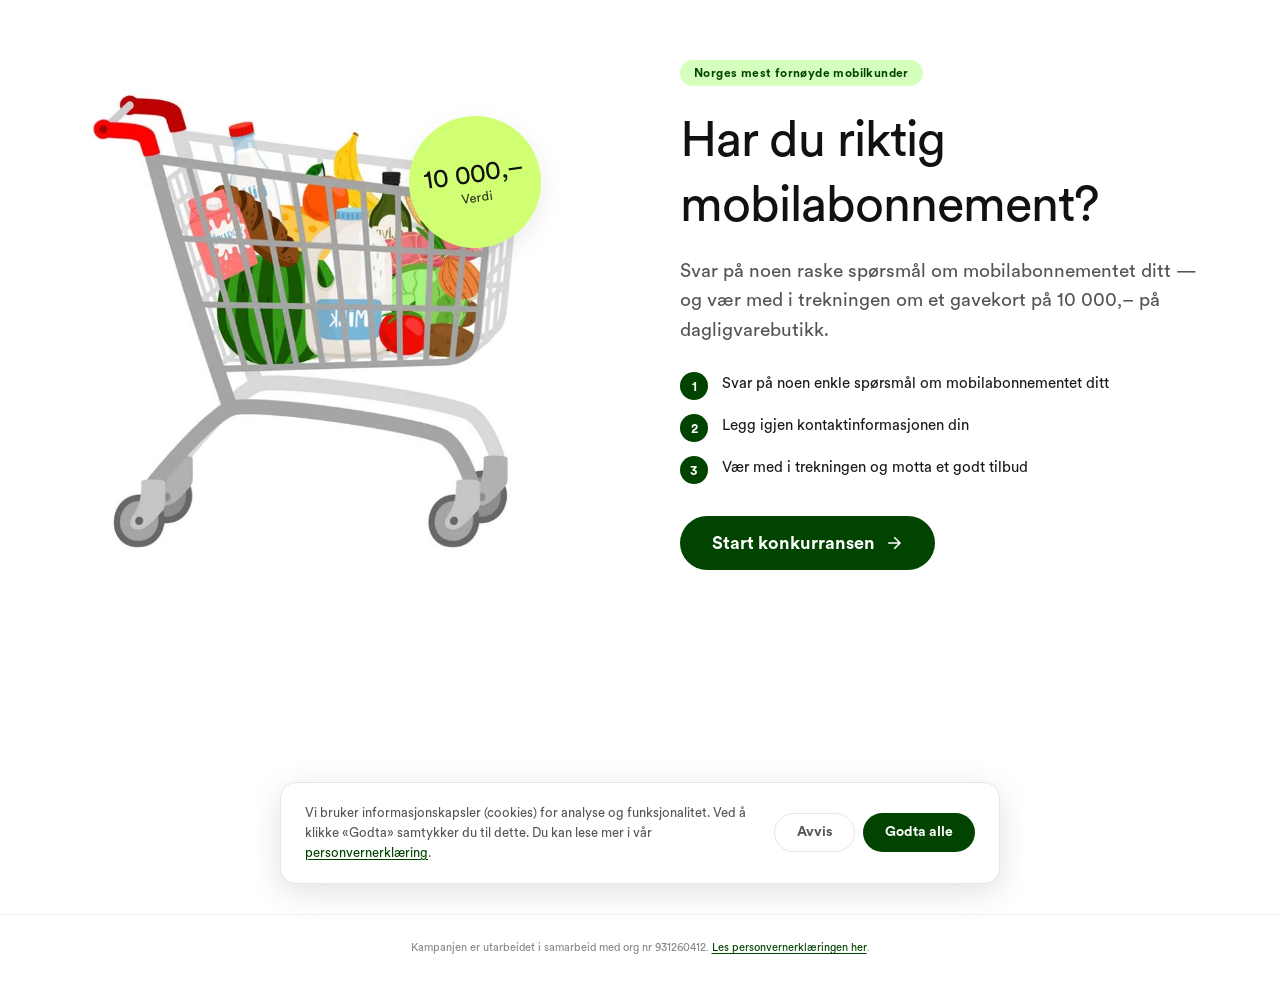
<file: index.html>
<!DOCTYPE html>
<html lang="no">
<head>
  <meta charset="UTF-8" />
  <meta name="viewport" content="width=device-width, initial-scale=1.0"/>
  <title>Vinn 10 000,– i gavekort</title>

  <!-- Meta Pixel Code — CONSENT-GATED: only loads after cookie acceptance -->
  <script>
  /**
   * META PIXEL — consent-gated implementation.
   *
   * Flow:
   *   1. Pixel does NOT load on page load (GDPR).
   *   2. When user clicks "Godta alle" → acceptCookies() → loadMetaPixel().
   *   3. loadMetaPixel() injects fbevents.js, inits pixel, fires PageView.
   *   4. Returning visitors (cookie_consent=accepted) load pixel immediately.
   *   5. Lead event fires on successful form submission via firePixelEvent().
   *   6. If cookies were declined/not yet accepted, firePixelEvent() is a safe no-op.
   */

  // Flag: has the pixel been loaded and initialised?
  window._metaPixelLoaded = false;
  // Flag: prevent the same event from firing twice in one action
  window._pixelEventFired = {};

  function loadMetaPixel() {
    if (window._metaPixelLoaded) return;
    window._metaPixelLoaded = true;

    // Standard Meta Pixel base code
    !function(f,b,e,v,n,t,s)
    {if(f.fbq && f.fbq.loaded)return;n=f.fbq=function(){n.callMethod?
    n.callMethod.apply(n,arguments):n.queue.push(arguments)};
    if(!f._fbq)f._fbq=n;n.push=n;n.loaded=!0;n.version='2.0';
    n.queue=[];t=b.createElement(e);t.async=!0;
    t.src=v;s=b.getElementsByTagName(e)[0];
    s.parentNode.insertBefore(t,s)}(window, document,'script',
    'https://connect.facebook.net/en_US/fbevents.js');

    fbq('init', '1356370719684682');
    fbq('track', 'PageView');

    // Inject noscript pixel as fallback (1×1 tracking image)
    var ns = document.createElement('img');
    ns.height = 1; ns.width = 1; ns.style.display = 'none';
    ns.src = 'https://www.facebook.com/tr?id=1356370719684682&ev=PageView&noscript=1';
    document.body.appendChild(ns);
  }

  /**
   * firePixelEvent — safe wrapper for tracking.
   * Only fires if user consented (pixel loaded). Deduplicates within a page
   * session so the same event can't fire twice on one form submission.
   *
   * @param {string} eventName  e.g. 'Lead', 'CompleteRegistration'
   * @param {object} [params]   optional event parameters
   */
  function firePixelEvent(eventName, params) {
    if (!window._metaPixelLoaded) return;           // No consent → silent no-op
    if (window._pixelEventFired[eventName]) return;  // Already fired → skip
    window._pixelEventFired[eventName] = true;

    try {
      if (params) {
        fbq('track', eventName, params);
      } else {
        fbq('track', eventName);
      }
    } catch (e) {
      console.warn('Meta Pixel event failed:', eventName, e);
    }
  }

  // Auto-load pixel if user previously consented (returning visitor)
  if (document.cookie.indexOf('cookie_consent=accepted') !== -1) {
    loadMetaPixel();
  }
  </script>
  <!-- End Meta Pixel Code -->

  <!--
    BRAND FONT: CircularXX — brand typeface.
    WOFF loaded first (smallest), OTF as fallback for older browsers.
    Montserrat kept as a Google Fonts fallback in case font files fail to load.
  -->
  <link rel="preconnect" href="https://fonts.googleapis.com">
  <link rel="preconnect" href="https://fonts.gstatic.com" crossorigin>
  <link href="https://fonts.googleapis.com/css2?family=Montserrat:wght@400;500;700&display=swap" rel="stylesheet">

  <style>
    /* ═══ CircularXX — brand typeface (titles, body) ═══ */
    @font-face {
      font-family: 'CircularXX';
      src: url('/assets/fonts/CircularXX-Book.woff') format('woff'),
           url('/assets/fonts/CircularXX-Book.otf')  format('opentype');
      font-weight: 400;
      font-style: normal;
      font-display: swap;
    }
    @font-face {
      font-family: 'CircularXX';
      src: url('/assets/fonts/CircularXX-Bold.woff') format('woff'),
           url('/assets/fonts/CircularXX-Bold.otf')  format('opentype');
      font-weight: 700;
      font-style: normal;
      font-display: swap;
    }
    /* ═══ Circular Pro — used for CTA buttons per brand spec ═══ */
    @font-face {
      font-family: 'CircularPro';
      src: url('/assets/fonts/CircularPro-Bold.woff') format('woff'),
           url('/assets/fonts/CircularPro-Bold.otf')  format('opentype');
      font-weight: 700;
      font-style: normal;
      font-display: swap;
    }
  </style>

  <style>
    *, *::before, *::after { box-sizing: border-box; margin: 0; padding: 0; }

    /* ═══════════════════════════════════════════════════════════
       BRAND TOKENS
       Colors per brand guide — DO NOT change these values.
       =══════════════════════════════════════════════════════════ */
    :root {
      /* Primary brand greens */
      --tm-green:        #004400;   /* Primary CTA, dark green */
      --tm-green-hover:  #006600;
      --tm-green-light:  #D4FFBC;   /* Approved light bg */
      --tm-green-pale:   #EFFAE9;   /* Palest green (Template C alt bg) */

      /* Accents */
      --tm-lime:         #D0FF73;   /* Value-bomb / decorative */
      --tm-purple:       #9094FF;   /* Alternate value-bomb */

      /* Neutrals */
      --tm-black:        #111;
      --tm-text:         #1a1a1a;
      --tm-text-muted:   #555;
      --tm-border:       #E5E5E5;   /* 1px outline on input containers */
      --tm-error:        #C8102E;

      /* Typography — CircularXX (brand font), Montserrat fallback */
      --font: 'CircularXX', 'Montserrat', system-ui, -apple-system, sans-serif;
      /* Button font — Circular Pro per brand guide CTA spec */
      --font-button: 'CircularPro', 'CircularXX', 'Montserrat', system-ui, -apple-system, sans-serif;
    }

    html, body {
      font-family: var(--font);
      background: #fff;
      color: var(--tm-text);
      -webkit-font-smoothing: antialiased;
      -moz-osx-font-smoothing: grayscale;
    }

    body { min-height: 100vh; overflow-x: hidden; }

    /* ═══════════════════════════════════════════════════════════
       PROGRESS BAR
       =══════════════════════════════════════════════════════════ */
    .progress-wrap {
      background: #fff;
      padding: 12px 40px;
      border-bottom: 1px solid #f0f0f0;
      display: none;
    }
    .progress-wrap.visible { display: block; }
    .progress-inner { max-width: 1440px; margin: 0 auto; }
    .progress-label {
      font-size: 12px;
      color: #888;
      margin-bottom: 6px;
      font-weight: 400;
    }
    .progress-bar {
      height: 4px;
      background: #f0f0f0;
      border-radius: 4px;
      overflow: hidden;
    }
    .progress-fill {
      height: 100%;
      background: var(--tm-green);
      border-radius: 4px;
      transition: width 0.4s cubic-bezier(0.16, 1, 0.3, 1);
    }

    /* ═══════════════════════════════════════════════════════════
       SCREEN VISIBILITY
       =══════════════════════════════════════════════════════════ */
    .screen { display: none; }
    .screen.active { display: block; }

    /* ═══════════════════════════════════════════════════════════
       SCREEN 1 — LANDING (Template B layout)
       Image on left, title/body/CTA on right. White background.
       =══════════════════════════════════════════════════════════ */
    .landing {
      background: #fff;
      min-height: calc(100vh - 64px);
    }

    .landing-inner {
      max-width: 1280px;
      margin: 0 auto;
      padding: 60px 40px;
      display: grid;
      grid-template-columns: 1fr 1fr;
      gap: 80px;
      align-items: center;
    }

    /* Left: image + value bomb */
    .hero-image-wrap {
      display: flex;
      align-items: center;
      justify-content: center;
      min-height: 420px;
    }
    .hero-image-box {
      position: relative;
      display: inline-block;
      max-width: 480px;
      width: 100%;
    }
    .hero-image {
      width: 100%;
      height: auto;
      display: block;
    }

    /* Value bomb — graphic circle.
       Per brand: lime (#D0FF73) or purple (#9094FF), black text, CircularXX Book.
       Format prices as 1000,– (not "kr 1000" or "1000 kr"). */
    .value-bomb {
      position: absolute;
      top: 8%;
      right: 4%;
      width: 132px;
      height: 132px;
      background: var(--tm-lime);
      border-radius: 50%;
      display: flex;
      flex-direction: column;
      align-items: center;
      justify-content: center;
      color: var(--tm-black);
      font-weight: 400;
      transform: rotate(-8deg);
      box-shadow: 0 8px 24px rgba(0, 0, 0, 0.08);
    }
    .value-bomb-amount {
      font-size: 26px;
      font-weight: 400;
      letter-spacing: -0.5px;
      line-height: 1;
    }
    .value-bomb-label {
      font-size: 13px;
      font-weight: 400;
      margin-top: 4px;
      opacity: 0.85;
    }

    /* Right: copy column */
    .hero-copy { max-width: 520px; }

    .hero-eyebrow {
      display: inline-flex;
      align-items: center;
      gap: 8px;
      background: var(--tm-green-light);
      padding: 6px 14px;
      border-radius: 999px;
      font-size: 12px;
      font-weight: 700;
      color: var(--tm-green);
      letter-spacing: 0.4px;
      margin-bottom: 20px;
    }

    h1.hero-title {
      font-family: var(--font);
      font-weight: 400;            /* per brand: Book, NOT bold on titles */
      font-size: 50px;
      line-height: 1.3;
      color: var(--tm-black);
      letter-spacing: -1px;
      margin-bottom: 20px;
    }

    .hero-body {
      font-size: 19px;
      font-weight: 400;
      line-height: 1.55;
      color: var(--tm-text-muted);
      margin-bottom: 28px;
    }

    /* Steps list */
    .hero-steps {
      list-style: none;
      margin-bottom: 32px;
      display: flex;
      flex-direction: column;
      gap: 14px;
    }
    .hero-steps li {
      display: flex;
      align-items: flex-start;
      gap: 14px;
      font-size: 15px;
      color: var(--tm-text);
      line-height: 1.5;
    }
    .step-num {
      flex-shrink: 0;
      width: 28px; height: 28px;
      background: var(--tm-green);
      color: #fff;
      border-radius: 50%;
      display: flex; align-items: center; justify-content: center;
      font-size: 13px;
      font-weight: 700;
    }

    /* ═══════════════════════════════════════════════════════════
       PRIMARY CTA BUTTON (per brand spec)
       Brand green #004400, 18px, 50px corner radius,
       no exclamation marks, no all-caps.
       =══════════════════════════════════════════════════════════ */
    .btn-primary {
      display: inline-flex;
      align-items: center;
      gap: 10px;
      background: var(--tm-green);
      color: #fff;
      border: none;
      padding: 16px 32px;
      font-size: 18px;
      font-weight: 700;
      font-family: var(--font-button);
      border-radius: 999px;        /* fully rounded — 50px+ */
      cursor: pointer;
      transition: background 0.2s, transform 0.1s;
      text-decoration: none;
    }
    .btn-primary:hover { background: var(--tm-green-hover); }
    .btn-primary:active { transform: translateY(1px); }
    .btn-primary:disabled,
    .btn-primary.disabled {
      background: #e0e0e0;
      color: #999;
      cursor: not-allowed;
    }
    .btn-primary svg { stroke: currentColor; }


    /* Legal text below landing */
    .legal-text {
      max-width: 800px;
      margin: 0 auto;
      padding: 0 40px 40px;
      font-size: 12px;
      color: #888;
      line-height: 1.6;
      text-align: center;
    }
    .legal-text a, .legal-text button.modal-link {
      color: var(--tm-green);
      text-decoration: underline;
      text-underline-offset: 2px;
    }

    /* ═══════════════════════════════════════════════════════════
       QUIZ SCREENS (Screens 2, 3, 4)
       White background per brand. CTAs in green #004400.
       =══════════════════════════════════════════════════════════ */
    .quiz-screen {
      background: #fff;
      min-height: calc(100vh - 120px);
      display: flex;
      flex-direction: column;
      align-items: center;
      justify-content: center;
      padding: 60px 24px;
    }

    .quiz-inner {
      width: 100%;
      max-width: 720px;
    }

    .quiz-question {
      font-family: var(--font);
      font-weight: 400;
      font-size: 42px;
      color: var(--tm-black);
      text-align: center;
      margin-bottom: 40px;
      letter-spacing: -0.8px;
      line-height: 1.25;
    }

    .choice-grid {
      display: grid;
      grid-template-columns: 1fr 1fr;
      gap: 12px;
    }
    .choice-btn {
      background: #fff;
      color: var(--tm-text);
      border: 2px solid var(--tm-border);
      border-radius: 16px;
      padding: 22px 24px;
      font-size: 17px;
      font-weight: 400;
      font-family: var(--font);
      cursor: pointer;
      text-align: left;
      transition: all 0.15s;
    }
    .choice-btn:hover {
      border-color: var(--tm-green);
      background: var(--tm-green-pale);
      transform: translateY(-1px);
    }
    .choice-btn.full { grid-column: 1 / -1; }

    /* Yes/No tiles */
    .yn-grid {
      display: grid;
      grid-template-columns: 1fr 1fr;
      gap: 16px;
      max-width: 560px;
      margin: 0 auto;
    }
    .yn-btn {
      background: #fff;
      border: 2px solid var(--tm-border);
      border-radius: 20px;
      padding: 40px 20px;
      cursor: pointer;
      transition: all 0.15s;
      display: flex;
      flex-direction: column;
      align-items: center;
      gap: 16px;
      font-family: var(--font);
    }
    .yn-btn:hover {
      border-color: var(--tm-green);
      background: var(--tm-green-pale);
      transform: translateY(-2px);
    }
    .yn-icon {
      width: 56px; height: 56px;
      border-radius: 50%;
      display: flex; align-items: center; justify-content: center;
      font-size: 26px;
      font-weight: 700;
    }
    .yn-icon.yes { background: var(--tm-green-light); color: var(--tm-green); }
    .yn-icon.no  { background: #FFE5E5; color: var(--tm-error); }
    .yn-label {
      font-size: 22px;
      font-weight: 700;
      color: var(--tm-text);
    }

    .quiz-footer {
      text-align: center;
      margin-top: 48px;
      font-size: 11px;
      color: #aaa;
    }
    .quiz-footer a, .quiz-footer button.modal-link { color: #888; }

    /* ═══════════════════════════════════════════════════════════
       FORM SCREEN (Screen 5)
       Per brand: input container w/ 1px grey outline, 16px corners,
       white background. Inputs stacked tidy. Max 6 fields.
       =══════════════════════════════════════════════════════════ */
    .form-screen {
      background: #fff;
      min-height: calc(100vh - 120px);
      display: flex;
      align-items: center;
      justify-content: center;
      padding: 60px 24px;
    }

    .form-card {
      width: 100%;
      max-width: 520px;
    }

    .form-title {
      font-family: var(--font);
      font-weight: 400;
      font-size: 36px;
      color: var(--tm-black);
      margin-bottom: 8px;
      letter-spacing: -0.5px;
      line-height: 1.25;
      text-align: center;
    }
    .form-sub {
      font-size: 17px;
      color: var(--tm-text-muted);
      text-align: center;
      margin-bottom: 32px;
      line-height: 1.5;
    }

    /* Input container per brand: white bg, 1px grey outline, 16px radius */
    .form-fields {
      background: #fff;
      border: 1px solid var(--tm-border);
      border-radius: 16px;
      padding: 24px;
      margin-bottom: 20px;
    }

    .field-label {
      display: block;
      font-size: 15px;
      font-weight: 400;
      color: var(--tm-text);
      margin-bottom: 6px;
    }

    .field {
      width: 100%;
      padding: 14px 16px;
      font-size: 17px;
      font-family: var(--font);
      color: var(--tm-text);
      background: #fff;
      border: 1px solid var(--tm-border);
      border-radius: 12px;
      outline: none;
      transition: border-color 0.15s;
      margin-bottom: 14px;
    }
    .field::placeholder { color: #aaa; }
    .field:focus { border-color: var(--tm-green); }
    .field.error { border-color: var(--tm-error); }

    .field-row {
      display: grid;
      grid-template-columns: 1fr;
      gap: 0;
    }

    .phone-wrap {
      display: flex;
      align-items: stretch;
      border: 1px solid var(--tm-border);
      border-radius: 12px;
      margin-bottom: 14px;
      overflow: hidden;
      transition: border-color 0.15s;
    }
    .phone-wrap.focused { border-color: var(--tm-green); }
    .phone-wrap.error { border-color: var(--tm-error); }
    .phone-prefix {
      display: flex; align-items: center; gap: 6px;
      padding: 0 14px;
      background: #f9f9f9;
      border-right: 1px solid var(--tm-border);
      font-size: 14px;
      color: var(--tm-text-muted);
      font-weight: 400;
    }
    .phone-wrap input {
      flex: 1;
      padding: 14px 16px;
      font-size: 15px;
      font-family: var(--font);
      border: none;
      outline: none;
      background: transparent;
    }

    .error-msg {
      color: var(--tm-error);
      font-size: 12px;
      margin-top: -10px;
      margin-bottom: 12px;
      display: none;
      padding-left: 4px;
    }
    .error-msg.visible { display: block; }

    /* Consent checkboxes */
    .consent-block {
      margin-top: 4px;
    }
    .consent-row {
      display: flex;
      align-items: flex-start;
      gap: 12px;
      margin-bottom: 14px;
    }
    .consent-row input[type="checkbox"] {
      appearance: none;
      -webkit-appearance: none;
      width: 22px; height: 22px; min-width: 22px;
      border: 2px solid #ccc;
      border-radius: 6px;
      background: #fff;
      cursor: pointer;
      margin-top: 1px;
      position: relative;
      transition: all 0.15s;
      flex-shrink: 0;
    }
    .consent-row input[type="checkbox"]:checked {
      background: var(--tm-green);
      border-color: var(--tm-green);
    }
    .consent-row input[type="checkbox"]:checked::after {
      content: '';
      position: absolute;
      left: 5px; top: 1px;
      width: 6px; height: 11px;
      border: 2px solid #fff;
      border-top: none; border-left: none;
      transform: rotate(45deg);
    }
    .consent-text {
      font-size: 13px;
      color: var(--tm-text-muted);
      line-height: 1.55;
      cursor: pointer;
      user-select: none;
    }
    .consent-text strong { color: var(--tm-text); font-weight: 700; }
    .consent-required { color: #999; font-size: 11px; }

    .btn-submit {
      width: 100%;
      background: var(--tm-green);
      color: #fff;
      border: none;
      padding: 18px;
      font-size: 18px;
      font-weight: 700;
      font-family: var(--font-button);
      border-radius: 999px;        /* per brand: 50+ corner radius */
      cursor: pointer;
      transition: background 0.2s, transform 0.1s;
      margin-top: 8px;
    }
    .btn-submit:hover:not(:disabled) { background: var(--tm-green-hover); }
    .btn-submit:disabled { opacity: 0.6; cursor: not-allowed; }

    .form-footer {
      text-align: center;
      margin-top: 18px;
      font-size: 11px;
      color: #888;
      line-height: 1.6;
    }
    .form-footer button.modal-link { color: var(--tm-green); }

    /* ═══════════════════════════════════════════════════════════
       CONFIRMATION SCREENS (Screens 6 & 7)
       Per brand "Confirmation Page B": light green bg #D4FFBC,
       success icon 72×72 above title, body text.
       =══════════════════════════════════════════════════════════ */
    .confirm-screen {
      background: var(--tm-green-light);
      min-height: calc(100vh - 64px);
      display: flex;
      align-items: center;
      justify-content: center;
      padding: 60px 24px;
    }
    .confirm-screen.disqualified { background: #fff; }

    .confirm-card {
      max-width: 600px;
      width: 100%;
      text-align: center;
    }

    .confirm-icon {
      width: 72px; height: 72px;
      margin: 0 auto 24px;
      background: var(--tm-green);
      border-radius: 50%;
      display: flex; align-items: center; justify-content: center;
    }
    .confirm-icon svg { width: 36px; height: 36px; stroke: var(--tm-lime); fill: none; }
    .confirm-icon.sad { background: #fff; border: 2px solid var(--tm-border); }
    .confirm-icon.sad svg { stroke: #888; }

    .confirm-title {
      font-family: var(--font);
      font-weight: 400;
      font-size: 42px;
      color: var(--tm-black);
      letter-spacing: -0.8px;
      margin-bottom: 16px;
      line-height: 1.2;
    }

    .confirm-sub {
      font-size: 19px;
      color: var(--tm-text);
      line-height: 1.55;
      margin-bottom: 32px;
      font-weight: 400;
    }

    .confirm-prize-block {
      background: #fff;
      border-radius: 16px;
      padding: 24px;
      margin-bottom: 24px;
      text-align: left;
      display: flex;
      align-items: center;
      gap: 16px;
    }
    .confirm-prize-icon {
      width: 56px; height: 56px;
      flex-shrink: 0;
      background: var(--tm-lime);
      border-radius: 50%;
      display: flex;
      align-items: center;
      justify-content: center;
    }
    .confirm-prize-icon svg { width: 28px; height: 28px; }

    .confirm-prize-label {
      font-size: 12px;
      text-transform: uppercase;
      letter-spacing: 0.6px;
      color: #888;
      margin-bottom: 4px;
      font-weight: 700;
    }
    .confirm-prize-amount {
      font-size: 22px;
      font-weight: 700;
      color: var(--tm-green);
      letter-spacing: -0.3px;
      line-height: 1.2;
    }
    .confirm-prize-sub {
      font-size: 13px;
      color: var(--tm-text-muted);
      margin-top: 2px;
    }

    .confirm-disclaimer {
      font-size: 12px;
      color: #777;
      line-height: 1.6;
    }
    .confirm-disclaimer a {
      color: var(--tm-green);
      text-decoration: underline;
    }

    /* ═══════════════════════════════════════════════════════════
       SITE FOOTER
       =══════════════════════════════════════════════════════════ */
    .site-footer {
      background: #fff;
      border-top: 1px solid #f0f0f0;
      padding: 24px 40px;
      text-align: center;
      font-size: 11px;
      color: #888;
      line-height: 1.6;
    }
    .site-footer a, .site-footer button.modal-link {
      color: var(--tm-green);
      text-decoration: underline;
      text-underline-offset: 2px;
    }

    /* ═══════════════════════════════════════════════════════════
       MODALS
       =══════════════════════════════════════════════════════════ */
    .modal-overlay {
      display: none;
      position: fixed;
      inset: 0;
      background: rgba(0, 0, 0, 0.5);
      z-index: 1000;
      align-items: center;
      justify-content: center;
      padding: 20px;
    }
    .modal-overlay.open { display: flex; }

    .modal-box {
      background: #fff;
      border-radius: 20px;
      padding: 36px 40px;
      max-width: 600px;
      width: 100%;
      max-height: 80vh;
      overflow-y: auto;
      position: relative;
    }

    .modal-close {
      position: absolute;
      top: 16px; right: 20px;
      background: none;
      border: none;
      font-size: 22px;
      cursor: pointer;
      color: #888;
      line-height: 1;
    }
    .modal-close:hover { color: #333; }

    .modal-title {
      font-family: var(--font);
      font-weight: 400;
      font-size: 26px;
      color: var(--tm-black);
      letter-spacing: -0.5px;
      margin-bottom: 20px;
    }

    .modal-section { margin-bottom: 18px; }
    .modal-section h3 {
      font-size: 13px;
      font-weight: 700;
      color: var(--tm-text);
      margin-bottom: 6px;
      text-transform: uppercase;
      letter-spacing: 0.5px;
    }
    .modal-section p,
    .modal-section li {
      font-size: 13px;
      color: var(--tm-text-muted);
      line-height: 1.65;
    }
    .modal-section ul { padding-left: 18px; }

    button.modal-link {
      color: var(--tm-green);
      background: none;
      border: none;
      font-family: inherit;
      font-size: inherit;
      padding: 0;
      cursor: pointer;
      text-decoration: underline;
      text-underline-offset: 2px;
    }

    /* ═══════════════════════════════════════════════════════════
       COOKIE BANNER
       =══════════════════════════════════════════════════════════ */
    .cookie-banner {
      display: none;
      position: fixed;
      bottom: 16px; left: 16px; right: 16px;
      max-width: 720px;
      margin: 0 auto;
      background: #fff;
      border: 1px solid var(--tm-border);
      border-radius: 16px;
      padding: 20px 24px;
      z-index: 999;
      align-items: center;
      justify-content: space-between;
      gap: 20px;
      flex-wrap: wrap;
      box-shadow: 0 8px 32px rgba(0, 0, 0, 0.12);
    }
    .cookie-banner.show { display: flex; }

    .cookie-text {
      font-size: 13px;
      color: var(--tm-text-muted);
      line-height: 1.55;
      flex: 1;
      min-width: 250px;
    }
    .cookie-text button.modal-link { color: var(--tm-green); }

    .cookie-btns {
      display: flex;
      gap: 8px;
      flex-wrap: wrap;
    }

    .cookie-accept {
      background: var(--tm-green);
      color: #fff;
      border: none;
      padding: 10px 22px;
      border-radius: 999px;
      font-size: 14px;
      font-weight: 700;
      font-family: var(--font-button);
      cursor: pointer;
    }
    .cookie-accept:hover { background: var(--tm-green-hover); }

    .cookie-decline {
      background: transparent;
      color: var(--tm-text-muted);
      border: 1px solid var(--tm-border);
      padding: 10px 22px;
      border-radius: 999px;
      font-size: 14px;
      font-family: var(--font-button);
      cursor: pointer;
    }
    .cookie-decline:hover { border-color: #888; }

    /* ═══════════════════════════════════════════════════════════
       ANIMATIONS
       =══════════════════════════════════════════════════════════ */
    .fade-in { animation: fadeUp 0.45s cubic-bezier(0.16, 1, 0.3, 1) both; }
    @keyframes fadeUp {
      from { opacity: 0; transform: translateY(12px); }
      to   { opacity: 1; transform: translateY(0); }
    }

    /* ═══════════════════════════════════════════════════════════
       MOBILE RESPONSIVE — per brand: title 38px on mobile
       =══════════════════════════════════════════════════════════ */
    /* 3-option grid for betaler question */
    .yn-grid-3 {
      display: grid;
      grid-template-columns: 1fr 1fr 1fr;
      gap: 16px;
      max-width: 720px;
      margin: 0 auto;
    }

    /* ═══ Date-of-birth scroll selectors ═══ */
    .dob-picker {
      display: flex;
      gap: 12px;
      max-width: 480px;
      margin: 0 auto 32px;
      justify-content: center;
    }
    .dob-col {
      display: flex;
      flex-direction: column;
      align-items: center;
      flex: 1;
      max-width: 150px;
    }
    .dob-label {
      font-size: 13px;
      font-weight: 700;
      color: var(--tm-text-muted);
      text-transform: uppercase;
      letter-spacing: 0.5px;
      margin-bottom: 8px;
    }
    .dob-select {
      width: 100%;
      padding: 16px 12px;
      font-size: 18px;
      font-family: var(--font);
      color: var(--tm-text);
      background: #fff;
      border: 2px solid var(--tm-border);
      border-radius: 14px;
      outline: none;
      transition: border-color 0.15s;
      cursor: pointer;
      text-align: center;
      appearance: none;
      -webkit-appearance: none;
      -moz-appearance: none;
      background-image: url("data:image/svg+xml,%3Csvg xmlns='http://www.w3.org/2000/svg' width='12' height='8' viewBox='0 0 12 8'%3E%3Cpath fill='%23888' d='M1.4 0L6 4.6 10.6 0 12 1.4 6 7.4 0 1.4z'/%3E%3C/svg%3E");
      background-repeat: no-repeat;
      background-position: right 14px center;
      padding-right: 36px;
    }
    .dob-select:focus {
      border-color: var(--tm-green);
    }
    .dob-select.placeholder {
      color: #aaa;
    }
    .dob-error {
      color: var(--tm-error);
      font-size: 14px;
      text-align: center;
      margin-bottom: 20px;
      min-height: 20px;
    }
    .dob-submit {
      display: inline-flex;
      align-items: center;
      gap: 10px;
      background: var(--tm-green);
      color: #fff;
      border: none;
      padding: 16px 40px;
      font-size: 18px;
      font-weight: 700;
      font-family: var(--font-button);
      border-radius: 999px;
      cursor: pointer;
      transition: background 0.2s, transform 0.1s;
      margin: 0 auto;
      display: block;
      text-align: center;
    }
    .dob-submit:hover { background: var(--tm-green-hover); }
    .dob-submit:active { transform: translateY(1px); }
    .dob-submit:disabled {
      background: #e0e0e0;
      color: #999;
      cursor: not-allowed;
    }

    @media (max-width: 900px) {
      .progress-wrap { padding: 10px 20px; }
      .landing-inner {
        grid-template-columns: 1fr;
        gap: 32px;
        padding: 32px 20px;
      }
      .hero-image-wrap { order: -1; min-height: 280px; }
      .hero-image-box { max-width: 320px; }
      .value-bomb {
        width: 104px; height: 104px;
        top: 0; right: 0;
      }
      .value-bomb-amount { font-size: 20px; }
      .value-bomb-label { font-size: 11px; }

      h1.hero-title { font-size: 42px; letter-spacing: -0.5px; }
      .hero-body { font-size: 18px; }

      .quiz-question { font-size: 28px; }
      .choice-grid { grid-template-columns: 1fr; }
      .yn-grid-3 { grid-template-columns: 1fr; max-width: 400px; }

      .dob-picker { gap: 8px; }
      .dob-select { padding: 14px 10px; font-size: 16px; padding-right: 32px; }

      .form-title { font-size: 26px; }
      .form-sub { font-size: 14px; }
      .form-fields { padding: 20px; }

      .confirm-title { font-size: 30px; }
      .confirm-sub { font-size: 16px; }

      .legal-text { padding: 0 20px 32px; }
      .site-footer { padding: 20px 20px; }
      .modal-box { padding: 28px 22px; }
      .cookie-banner { left: 12px; right: 12px; padding: 16px 18px; }
    }

    @media (max-width: 480px) {
      h1.hero-title { font-size: 32px; }
      .quiz-question { font-size: 24px; }
      .confirm-title { font-size: 26px; }
      .form-title { font-size: 22px; }
    }
  </style>
</head>
<body>

<!-- Progress bar (hidden on landing) -->
<div class="progress-wrap" id="progress-wrap">
  <div class="progress-inner">
    <div class="progress-label" id="progress-label">Spørsmål 1 av 3</div>
    <div class="progress-bar"><div class="progress-fill" id="progress-fill" style="width: 33%"></div></div>
  </div>
</div>

<!-- ════════════════════════════════════════════════════════════
     SCREEN 1 — LANDING (Template B)
     ════════════════════════════════════════════════════════════ -->
<div id="screen-1" class="screen active">
  <section class="landing">
    <div class="landing-inner">

      <!-- LEFT: Shopping cart product photo with value-bomb overlay -->
      <div class="hero-image-wrap fade-in">
        <div class="hero-image-box">
          <img class="hero-image" src="/assets/shopping-cart.png" alt="Handlevogn med dagligvarer"/>
          <!-- Value bomb (graphic circle) per brand: lime, black text, format 10 000,– -->
          <div class="value-bomb" aria-hidden="true">
            <span class="value-bomb-amount">10 000,–</span>
            <span class="value-bomb-label">Verdi</span>
          </div>
        </div>
      </div>

      <!-- RIGHT: Copy column -->
      <div class="hero-copy fade-in">
        <span class="hero-eyebrow">Norges mest fornøyde mobilkunder</span>
        <h1 class="hero-title">
          Har du riktig mobilabonnement?
        </h1>
        <p class="hero-body">
          Svar på noen raske spørsmål om mobilabonnementet ditt — og vær med i trekningen om et gavekort på 10 000,– på dagligvarebutikk.
        </p>

        <ul class="hero-steps">
          <li><span class="step-num">1</span><span>Svar på noen enkle spørsmål om mobilabonnementet ditt</span></li>
          <li><span class="step-num">2</span><span>Legg igjen kontaktinformasjonen din</span></li>
          <li><span class="step-num">3</span><span>Vær med i trekningen og motta et godt tilbud</span></li>
        </ul>

        <button class="btn-primary" onclick="goTo(2)">
          Start konkurransen
          <svg width="18" height="18" viewBox="0 0 24 24" fill="none" stroke-width="2.2" stroke-linecap="round" stroke-linejoin="round">
            <path d="M5 12h14M13 5l7 7-7 7"/>
          </svg>
        </button>
      </div>

    </div>
  </section>

  <!-- Legal text -->
  <div class="legal-text">
    Premien er et gavekort til en verdi av 10 000,–. Konkurransen går fra 10. april 2026 til og med 10. april 2027. Trekningen av vinneren og utdelingen av premien håndteres av org nr 931260412. <button class="modal-link" onclick="openModal('privacy-modal')">Les om personvern her</button>. <button class="modal-link" onclick="openModal('rules-modal')">Se fullstendige konkurranseregler</button>.
  </div>

  <footer class="site-footer">
    Kampanjen er utarbeidet i samarbeid med org nr 931260412. <button class="modal-link" onclick="openModal('privacy-modal')">Les personvernerklæringen her</button>.
  </footer>
</div>

<!-- ════════════════════════════════════════════════════════════
     SCREEN 2 — DAGLIGVAREBUTIKK
     ════════════════════════════════════════════════════════════ -->
<div id="screen-2" class="screen">
  <div class="quiz-screen">
    <div class="quiz-inner fade-in">
      <h2 class="quiz-question">Hvilken dagligvarebutikk ønsker du å benytte gavekortet på?</h2>
      <div class="choice-grid">
        <button class="choice-btn" onclick="answer('butikk','Rema 1000'); goTo(3)">Rema 1000</button>
        <button class="choice-btn" onclick="answer('butikk','Coop'); goTo(3)">Coop</button>
        <button class="choice-btn" onclick="answer('butikk','Kiwi'); goTo(3)">Kiwi</button>
        <button class="choice-btn" onclick="answer('butikk','Meny'); goTo(3)">Meny</button>
        <button class="choice-btn full" onclick="answer('butikk','Annet'); goTo(3)">Annet</button>
      </div>
      <div class="quiz-footer">
        Kampanjen er utarbeidet i samarbeid med org nr 931260412. <button class="modal-link" onclick="openModal('privacy-modal')">Les personvernerklæringen her</button>.
      </div>
    </div>
  </div>
</div>

<!-- ════════════════════════════════════════════════════════════
     SCREEN 3 — JA / NEI
     ════════════════════════════════════════════════════════════ -->
<div id="screen-3" class="screen">
  <div class="quiz-screen">
    <div class="quiz-inner fade-in">
      <h2 class="quiz-question">Betaler du mobilabonnement for deg selv eller andre i familien?</h2>
      <div class="yn-grid-3">
        <button class="yn-btn" onclick="answer('betaler','Ja'); goTo(4)">
          <div class="yn-icon yes">
            <svg width="28" height="28" viewBox="0 0 24 24" fill="none" stroke="currentColor" stroke-width="3" stroke-linecap="round" stroke-linejoin="round"><path d="M20 6 9 17l-5-5"/></svg>
          </div>
          <span class="yn-label">Ja</span>
        </button>
        <button class="yn-btn" onclick="answer('betaler','Nei'); goTo(4)">
          <div class="yn-icon no">
            <svg width="28" height="28" viewBox="0 0 24 24" fill="none" stroke="currentColor" stroke-width="3" stroke-linecap="round" stroke-linejoin="round"><path d="M18 6 6 18M6 6l12 12"/></svg>
          </div>
          <span class="yn-label">Nei</span>
        </button>
        <button class="yn-btn" onclick="answer('betaler','Betaler ikke for meg selv'); goTo(4)">
          <div class="yn-icon" style="background: #FFF3E0; color: #E67E22;">
            <svg width="28" height="28" viewBox="0 0 24 24" fill="none" stroke="currentColor" stroke-width="2.5" stroke-linecap="round" stroke-linejoin="round"><path d="M17 21v-2a4 4 0 0 0-4-4H5a4 4 0 0 0-4 4v2"/><circle cx="9" cy="7" r="4"/><path d="M23 21v-2a4 4 0 0 0-3-3.87"/><path d="M16 3.13a4 4 0 0 1 0 7.75"/></svg>
          </div>
          <span class="yn-label" style="font-size:17px;">Betaler ikke for meg selv</span>
        </button>
      </div>
      <div class="quiz-footer">
        Kampanjen er utarbeidet i samarbeid med org nr 931260412. <button class="modal-link" onclick="openModal('privacy-modal')">Les personvernerklæringen her</button>.
      </div>
    </div>
  </div>
</div>

<!-- ════════════════════════════════════════════════════════════
     SCREEN 4 — ALDER (date-of-birth picker)
     ════════════════════════════════════════════════════════════ -->
<div id="screen-4" class="screen">
  <div class="quiz-screen">
    <div class="quiz-inner fade-in">
      <h2 class="quiz-question">Hvor gammel er du?</h2>

      <div class="dob-picker">
        <div class="dob-col">
          <span class="dob-label">Dag</span>
          <select class="dob-select placeholder" id="dob-day" onchange="dobChanged(this)">
            <option value="" disabled selected>Dag</option>
          </select>
        </div>
        <div class="dob-col">
          <span class="dob-label">Måned</span>
          <select class="dob-select placeholder" id="dob-month" onchange="dobChanged(this)">
            <option value="" disabled selected>Måned</option>
          </select>
        </div>
        <div class="dob-col">
          <span class="dob-label">År</span>
          <select class="dob-select placeholder" id="dob-year" onchange="dobChanged(this)">
            <option value="" disabled selected>År</option>
          </select>
        </div>
      </div>

      <div class="dob-error" id="dob-error"></div>

      <button class="dob-submit" id="dob-next-btn" disabled onclick="submitAge()">
        Neste
        <svg width="18" height="18" viewBox="0 0 24 24" fill="none" stroke="currentColor" stroke-width="2.2" stroke-linecap="round" stroke-linejoin="round" style="vertical-align:middle;margin-left:4px;">
          <path d="M5 12h14M13 5l7 7-7 7"/>
        </svg>
      </button>

      <div class="quiz-footer">
        Kampanjen er utarbeidet i samarbeid med org nr 931260412. <button class="modal-link" onclick="openModal('privacy-modal')">Les personvernerklæringen her</button>.
      </div>
    </div>
  </div>
</div>

<!-- ════════════════════════════════════════════════════════════
     SCREEN 5 — OPERATØR
     ════════════════════════════════════════════════════════════ -->
<div id="screen-5" class="screen">
  <div class="quiz-screen">
    <div class="quiz-inner fade-in">
      <h2 class="quiz-question">Hva er din nåværende mobiloperatør?</h2>
      <div class="choice-grid">
        <button class="choice-btn" onclick="answer('operator','Bedriftsabonnement'); goTo(6)">Jeg har bedriftsabonnement</button>
        <button class="choice-btn" onclick="answer('operator','Fjordkraft'); goTo(6)">Fjordkraft</button>
        <button class="choice-btn" onclick="answer('operator','ICE'); goTo(6)">ICE</button>
        <button class="choice-btn" onclick="answer('operator','MyCall'); goTo(6)">MyCall</button>
        <button class="choice-btn" onclick="answer('operator','OneCall'); goTo(6)">OneCall</button>
        <button class="choice-btn" onclick="answer('operator','Telia'); goTo(6)">Telia</button>
        <button class="choice-btn" onclick="answer('operator','Telenor'); goTo(6)">Telenor</button>
        <button class="choice-btn" onclick="answer('operator','Talkmore'); goTo(6)">Talkmore</button>
        <button class="choice-btn full" onclick="answer('operator','Annet'); goTo(6)">Annet</button>
      </div>
      <div class="quiz-footer">
        Kampanjen er utarbeidet i samarbeid med org nr 931260412. <button class="modal-link" onclick="openModal('privacy-modal')">Les personvernerklæringen her</button>.
      </div>
    </div>
  </div>
</div>

<!-- ════════════════════════════════════════════════════════════
     SCREEN 6 — KONTAKTSKJEMA
     Per brand: white bg, container w/ 1px outline, 16px corners.
     ════════════════════════════════════════════════════════════ -->
<div id="screen-6" class="screen">
  <div class="form-screen">
    <div class="form-card fade-in">
      <h2 class="form-title">Nesten i mål</h2>
      <p class="form-sub">Fyll ut kontaktinformasjonen din og bli med i trekningen.</p>

      <div class="form-fields">
        <label class="field-label" for="navn">Fullt navn</label>
        <input class="field" type="text" id="navn" placeholder="For- og etternavn" autocomplete="name"/>
        <div class="error-msg" id="err-navn">Vennligst fyll inn navn</div>

        <label class="field-label" for="epost">E-postadresse</label>
        <input class="field" type="email" id="epost" placeholder="navn@eksempel.no" autocomplete="email"/>
        <div class="error-msg" id="err-epost">Vennligst fyll inn gyldig e-post</div>

        <label class="field-label" for="telefon">Mobilnummer</label>
        <div class="phone-wrap" id="phone-wrap">
          <span class="phone-prefix">🇳🇴 +47</span>
          <input type="tel" id="telefon" placeholder="000 00 000" autocomplete="tel"/>
        </div>
        <div class="error-msg" id="err-telefon">Vennligst fyll inn gyldig mobilnummer</div>

        <div class="consent-block">
          <div class="consent-row">
            <input type="checkbox" id="consent-age"/>
            <label for="consent-age" class="consent-text">
              Ja, jeg er over <strong>18 år</strong> og kan kontaktes på telefon med et godt tilbud, selv om jeg har reservert meg mot det i reservasjonsregisteret. <span class="consent-required">(påkrevd)</span>
            </label>
          </div>
        </div>
      </div>

      <button class="btn-submit" id="submit-btn" onclick="submitForm()">Send inn</button>

      <p class="form-footer">
        Premien er et gavekort til en verdi av 10 000,–. Trekning håndteres av org nr 931260412.<br>
        <button class="modal-link" onclick="openModal('privacy-modal')">Les om personvern</button> &nbsp;·&nbsp; <button class="modal-link" onclick="openModal('rules-modal')">Konkurranseregler</button>
      </p>
    </div>
  </div>
</div>

<!-- ════════════════════════════════════════════════════════════
     SCREEN 6 — BEKREFTELSE (Confirmation Page B style)
     ════════════════════════════════════════════════════════════ -->
<div id="screen-7" class="screen">
  <div class="confirm-screen">
    <div class="confirm-card fade-in">
      <div class="confirm-icon">
        <svg viewBox="0 0 24 24" stroke-width="2.5" stroke-linecap="round" stroke-linejoin="round"><path d="M20 6 9 17l-5-5"/></svg>
      </div>
      <h2 class="confirm-title">Du er med i trekningen!</h2>
      <p class="confirm-sub" id="confirm-sub-text">
        Takk for at du deltok. Vi kontakter deg hvis du vinner.
      </p>
      <div class="confirm-prize-block">
        <div class="confirm-prize-icon">
          <svg viewBox="0 0 24 24" fill="#004400"><path d="M20 6h-2.18A3 3 0 0 0 12 3a3 3 0 0 0-5.82 3H4a2 2 0 0 0-2 2v11a2 2 0 0 0 2 2h16a2 2 0 0 0 2-2V8a2 2 0 0 0-2-2zm-7 12h-2v-7h-2V9h2V8a3 3 0 0 1 3-3v2a1 1 0 0 0-1 1v1h2v2h-2z"/></svg>
        </div>
        <div>
          <div class="confirm-prize-label">Premie</div>
          <div class="confirm-prize-amount">10 000,– i gavekort</div>
          <div class="confirm-prize-sub">til dagligvarebutikk</div>
        </div>
      </div>
      <p class="confirm-disclaimer">
        Konkurransen går til og med kampanjeslutt. Trekning og premieutdeling håndteres av org nr 931260412.
        <button class="modal-link" onclick="openModal('privacy-modal')">Les om personvern her</button>.
      </p>
    </div>
  </div>
</div>

<!-- ════════════════════════════════════════════════════════════
     SCREEN 7 — DISQUALIFIED (under 18)
     ════════════════════════════════════════════════════════════ -->
<div id="screen-8" class="screen">
  <div class="confirm-screen disqualified">
    <div class="confirm-card fade-in">
      <div class="confirm-icon sad">
        <svg viewBox="0 0 24 24" stroke-width="2" stroke-linecap="round" stroke-linejoin="round"><circle cx="12" cy="12" r="10"/><path d="M16 16s-1.5-2-4-2-4 2-4 2M9 9h.01M15 9h.01"/></svg>
      </div>
      <h2 class="confirm-title">Takk for at du svarte</h2>
      <p class="confirm-sub">
        Konkurransen er kun åpen for personer over 18 år, så vi kan dessverre ikke inkludere deg i trekningen denne gangen.
      </p>
      <p class="confirm-disclaimer">
        Har du spørsmål? Ta kontakt med oss på <a href="mailto:vian@meisel.no">vian@meisel.no</a>.
      </p>
    </div>
  </div>
</div>

<!-- ════════════════════════════════════════════════════════════
     COOKIE BANNER
     ════════════════════════════════════════════════════════════ -->
<div class="cookie-banner" id="cookie-banner">
  <div class="cookie-text">
    Vi bruker informasjonskapsler (cookies) for analyse og funksjonalitet. Ved å klikke «Godta» samtykker du til dette. Du kan lese mer i vår <button class="modal-link" onclick="openModal('privacy-modal')">personvernerklæring</button>.
  </div>
  <div class="cookie-btns">
    <button class="cookie-decline" onclick="declineCookies()">Avvis</button>
    <button class="cookie-accept" onclick="acceptCookies()">Godta alle</button>
  </div>
</div>

<!-- ════════════════════════════════════════════════════════════
     MODALS
     ════════════════════════════════════════════════════════════ -->
<div class="modal-overlay" id="rules-modal">
  <div class="modal-box">
    <button class="modal-close" onclick="closeModal('rules-modal')" aria-label="Lukk">✕</button>
    <div class="modal-title">Fullstendige konkurranseregler</div>

    <div class="modal-section">
      <h3>Arrangør</h3>
      <p>Konkurransen arrangeres av org nr 931260412, Vestre Strandgate 29, 4611 Kristiansand S. E-post: vian@meisel.no.</p>
    </div>
    <div class="modal-section">
      <h3>Konkurranseperiode</h3>
      <p>Konkurransen løper fra 10. april 2026 til og med 10. april 2027. Bidrag mottatt etter dette tidspunktet er ikke gyldige.</p>
    </div>
    <div class="modal-section">
      <h3>Hvem kan delta</h3>
      <p>Konkurransen er åpen for alle som er bosatt i Norge og har fylt 18 år. Ansatte hos org nr 931260412, samt deres nærstående familiemedlemmer, kan ikke delta.</p>
    </div>
    <div class="modal-section">
      <h3>Slik deltar du</h3>
      <p>For å delta må du: (1) besvare spørsmålene i skjemaet, (2) oppgi navn, e-postadresse og telefonnummer, og (3) bekrefte at du er over 18 år. Deltakelse er gratis og ingen kjøpsplikt foreligger.</p>
    </div>
    <div class="modal-section">
      <h3>Premie</h3>
      <p>Én (1) vinner trekkes. Premien er et gavekort til valgfritt dagligvarebutikk til en verdi av 10 000,–. Gavekortet kan ikke byttes inn i kontanter. Premien er ikke overførbar.</p>
    </div>
    <div class="modal-section">
      <h3>Trekning og varsling</h3>
      <p>Vinneren trekkes tilfeldig blant alle gyldige deltakere etter konkurranseperiodens slutt, innen 30 dager etter 10. april 2027. Vinneren varsles per telefon og/eller e-post. Dersom vinneren ikke svarer innen 14 dager, forbeholder arrangøren seg retten til å trekke en ny vinner.</p>
    </div>
    <div class="modal-section">
      <h3>Personopplysninger</h3>
      <p>Opplysningene du oppgir brukes til gjennomføring av konkurransen og, dersom du har samtykket til det, til markedsføring av mobilabonnement. Les mer i vår <button class="modal-link" onclick="closeModal('rules-modal'); openModal('privacy-modal')">personvernerklæring</button>.</p>
    </div>
    <div class="modal-section">
      <h3>Øvrige vilkår</h3>
      <p>Arrangøren forbeholder seg retten til å diskvalifisere deltakere som forsøker å manipulere konkurransen. Arrangøren er ikke ansvarlig for tekniske feil som hindrer deltakelse. Konkurransen er underlagt norsk rett, jf. markedsføringsloven.</p>
    </div>
  </div>
</div>

<div class="modal-overlay" id="privacy-modal">
  <div class="modal-box">
    <button class="modal-close" onclick="closeModal('privacy-modal')" aria-label="Lukk">✕</button>
    <div class="modal-title">Personvernerklæring</div>

    <div class="modal-section">
      <h3>1. Behandlingsansvarlig</h3>
      <p>Denne nettsiden og konkurransen drives av org nr 931260412, Vestre Strandgate 29, 4611 Kristiansand S. Kontakt: vian@meisel.no. Dersom du har samtykket til kontakt, er vår samarbeidspartner selvstendig behandlingsansvarlig for videre behandling av dine data.</p>
    </div>
    <div class="modal-section">
      <h3>2. Formål og rettslig grunnlag</h3>
      <p>Vi behandler dine personopplysninger for å: (1) gjennomføre konkurransen og kontakte vinneren – rettslig grunnlag: oppfyllelse av avtale (GDPR art. 6 (1) b), og (2) markedsføre mobilabonnement per telefon dersom du har samtykket til dette – rettslig grunnlag: samtykke (GDPR art. 6 (1) a).</p>
    </div>
    <div class="modal-section">
      <h3>3. Hvilke opplysninger samler vi inn</h3>
      <p>Vi samler inn: navn, e-postadresse, telefonnummer, samt svar på spørsmål om mobilabonnement, alder og nåværende operatør. Kilden er alltid deg selv.</p>
    </div>
    <div class="modal-section">
      <h3>4. Mottakere</h3>
      <p>Dine opplysninger deles med vår samarbeidspartner dersom du har samtykket til markedsføring. Samarbeidspartneren er da selvstendig behandlingsansvarlig. Vi benytter Airtable (USA) som databehandler for lagring, med standard databehandleravtale og EU SCCs.</p>
    </div>
    <div class="modal-section">
      <h3>5. Informasjonskapsler (cookies)</h3>
      <p>Vi bruker informasjonskapsler for analyse- og funksjonalitetsformål. Nødvendige cookies brukes alltid. Du kan når som helst endre ditt samtykke ved å slette cookies i nettleseren din.</p>
    </div>
    <div class="modal-section">
      <h3>6. Lagringstid</h3>
      <p>Kontaktopplysninger lagres så lenge konkurransen pågår, og slettes senest 3 måneder etter trekning. Dersom du har samtykket til markedsføring, gjelder samarbeidspartnerens egne lagringsregler.</p>
    </div>
    <div class="modal-section">
      <h3>7. Dine rettigheter</h3>
      <ul>
        <li>Rett til innsyn i dine personopplysninger</li>
        <li>Rett til retting eller sletting</li>
        <li>Rett til å trekke tilbake samtykke når som helst</li>
        <li>Rett til dataportabilitet</li>
        <li>Rett til å klage til Datatilsynet: <a href="https://www.datatilsynet.no" target="_blank">datatilsynet.no</a></li>
      </ul>
      <p style="margin-top:8px;">Kontakt oss på vian@meisel.no for å benytte dine rettigheter.</p>
    </div>
    <div class="modal-section">
      <h3>8. Sikkerhet</h3>
      <p>Vi benytter leverandører som overholder god IT-sikkerhetspraksis. Data lagres innenfor EØS eller i land med tilstrekkelig databeskyttelsesnivå.</p>
    </div>
  </div>
</div>

<!-- ════════════════════════════════════════════════════════════
     SCRIPTS — keep all working logic intact (Airtable, modals,
     navigation). Just updated for the new DOM.
     ════════════════════════════════════════════════════════════ -->
<script>
  const answers = {};

  const progressConfig = {
    2: { label: 'Spørsmål 1 av 4', pct: 25 },
    3: { label: 'Spørsmål 2 av 4', pct: 50 },
    4: { label: 'Spørsmål 3 av 4', pct: 75 },
    5: { label: 'Spørsmål 4 av 4', pct: 100 },
    6: { label: 'Nesten ferdig',   pct: 100 },
    8: null,
  };

  function showScreen(n) {
    document.querySelectorAll('.screen').forEach(s => s.classList.remove('active'));
    document.getElementById('screen-' + n).classList.add('active');
    window.scrollTo(0, 0);
    if (n === 7) updateConfirmScreen();

    const wrap = document.getElementById('progress-wrap');
    if (progressConfig[n] && progressConfig[n] !== null) {
      wrap.classList.add('visible');
      document.getElementById('progress-label').textContent = progressConfig[n].label;
      document.getElementById('progress-fill').style.width = progressConfig[n].pct + '%';
    } else {
      wrap.classList.remove('visible');
    }

    document.querySelectorAll('#screen-' + n + ' .fade-in').forEach(el => {
      el.style.animation = 'none';
      void el.offsetHeight;
      el.style.animation = '';
    });
  }

  function goTo(n) {
    history.pushState({ screen: n }, '', '#steg-' + n);
    showScreen(n);
  }

  window.addEventListener('popstate', function(e) {
    const screen = (e.state && e.state.screen) ? e.state.screen : 1;
    showScreen(screen);
  });

  (function() {
    const hash = window.location.hash;
    const match = hash.match(/steg-(\d+)/);
    if (match) {
      showScreen(parseInt(match[1]));
    } else {
      history.replaceState({ screen: 1 }, '', window.location.href);
    }
  })();

  function answer(key, val) { answers[key] = val; }

  function updateConfirmScreen() {
    const sub = document.getElementById('confirm-sub-text');
    if (sub) {
      sub.textContent = answers.tmSamtykke
        ? 'Takk for at du deltok. Vi tar kontakt med et godt tilbud på mobilabonnement — og hvis du vinner, hører du fra oss etter trekning.'
        : 'Takk for at du deltok. Vi kontakter deg hvis du vinner.';
    }
  }

  // Phone wrap focus styling
  (function() {
    const phoneInput = document.getElementById('telefon');
    const phoneWrap  = document.getElementById('phone-wrap');
    if (phoneInput && phoneWrap) {
      phoneInput.addEventListener('focus', () => phoneWrap.classList.add('focused'));
      phoneInput.addEventListener('blur',  () => phoneWrap.classList.remove('focused'));
    }
  })();

  // ═══ Date-of-birth picker logic ═══
  (function() {
    const daySelect   = document.getElementById('dob-day');
    const monthSelect = document.getElementById('dob-month');
    const yearSelect  = document.getElementById('dob-year');

    // Populate days 1–31
    for (let d = 1; d <= 31; d++) {
      const opt = document.createElement('option');
      opt.value = d;
      opt.textContent = d;
      daySelect.appendChild(opt);
    }

    // Populate months
    const months = ['Januar','Februar','Mars','April','Mai','Juni','Juli','August','September','Oktober','November','Desember'];
    months.forEach(function(name, i) {
      const opt = document.createElement('option');
      opt.value = i + 1;
      opt.textContent = name;
      monthSelect.appendChild(opt);
    });

    // Populate years (current year down to 1920)
    const currentYear = new Date().getFullYear();
    for (let y = currentYear; y >= 1920; y--) {
      const opt = document.createElement('option');
      opt.value = y;
      opt.textContent = y;
      yearSelect.appendChild(opt);
    }
  })();

  function dobChanged(el) {
    // Remove placeholder class when a real value is selected
    if (el.value) el.classList.remove('placeholder');
    else el.classList.add('placeholder');

    // Enable button only when all three are selected
    const day   = document.getElementById('dob-day').value;
    const month = document.getElementById('dob-month').value;
    const year  = document.getElementById('dob-year').value;
    const btn   = document.getElementById('dob-next-btn');
    btn.disabled = !(day && month && year);

    // Clear any error
    document.getElementById('dob-error').textContent = '';
  }

  function submitAge() {
    const day   = parseInt(document.getElementById('dob-day').value);
    const month = parseInt(document.getElementById('dob-month').value);
    const year  = parseInt(document.getElementById('dob-year').value);
    const errEl = document.getElementById('dob-error');

    if (!day || !month || !year) {
      errEl.textContent = 'Vennligst velg dag, måned og år.';
      return;
    }

    // Validate the date is real
    const birthDate = new Date(year, month - 1, day);
    if (birthDate.getDate() !== day || birthDate.getMonth() !== month - 1 || birthDate.getFullYear() !== year) {
      errEl.textContent = 'Ugyldig dato. Vennligst sjekk dag og måned.';
      return;
    }

    // Check not in the future
    const today = new Date();
    if (birthDate > today) {
      errEl.textContent = 'Fødselsdatoen kan ikke være i fremtiden.';
      return;
    }

    // Calculate age
    let age = today.getFullYear() - birthDate.getFullYear();
    const monthDiff = today.getMonth() - birthDate.getMonth();
    if (monthDiff < 0 || (monthDiff === 0 && today.getDate() < birthDate.getDate())) {
      age--;
    }

    // Store the actual age number and formatted birthdate
    const pad = function(n) { return n < 10 ? '0' + n : '' + n; };
    answer('alder', String(age));
    answer('fodseldato', pad(day) + '.' + pad(month) + '.' + year);

    errEl.textContent = '';

    if (age < 18) {
      goTo(8); // Disqualification
    } else {
      goTo(5); // Continue to operator question
    }
  }

  function submitForm() {
    const navn    = document.getElementById('navn').value.trim();
    const epost   = document.getElementById('epost').value.trim();
    const telefon = document.getElementById('telefon').value.trim();
    const consentAge = document.getElementById('consent-age').checked;
    const consentTM  = consentAge; // Single combined checkbox covers both

    let valid = true;
    document.querySelectorAll('.error-msg').forEach(e => e.classList.remove('visible'));
    document.querySelectorAll('.field, .phone-wrap').forEach(e => e.classList.remove('error'));

    if (!navn) {
      document.getElementById('err-navn').classList.add('visible');
      document.getElementById('navn').classList.add('error');
      valid = false;
    }
    if (!epost || !epost.includes('@') || !epost.includes('.')) {
      document.getElementById('err-epost').classList.add('visible');
      document.getElementById('epost').classList.add('error');
      valid = false;
    }
    if (!telefon || telefon.replace(/\s/g,'').length < 8) {
      document.getElementById('err-telefon').classList.add('visible');
      document.getElementById('phone-wrap').classList.add('error');
      valid = false;
    }
    if (!consentAge) {
      alert('Du må bekrefte at du er over 18 år og godtar vilkårene for å delta.');
      valid = false;
    }
    if (!valid) return;

    const btn = document.getElementById('submit-btn');
    btn.disabled = true;
    btn.textContent = 'Sender...';

    // Airtable config (replace with your real PAT/base/table)
    const AIRTABLE_PAT = 'patMBUFQqNtJqBopi.6b260b43566e9c7684accbfbaf489d151381231b0d4c375c05ba400a54957236';
    const BASE_ID      = 'appn3POxvI8JlDIb4';
    const TABLE_NAME   = 'tblLCeLqDuW027zbN';

    fetch(`https://api.airtable.com/v0/${BASE_ID}/${TABLE_NAME}`, {
      method: 'POST',
      headers: {
        'Authorization': `Bearer ${AIRTABLE_PAT}`,
        'Content-Type': 'application/json'
      },
      body: JSON.stringify({
        fields: {
          'Navn':               navn,
          'Epost':              epost,
          'Telefon':            '+47 ' + telefon,
          'Butikk':             answers.butikk      || '',
          'Betaler abonnement': answers.betaler     || '',
          'Alder':              answers.fodseldato  || '',
          'Operatør':           answers.operator    || '',
          'TM Samtykke':        consentTM ? 'Ja' : 'Nei',
          'Dato':               new Date().toLocaleDateString('no-NO', {day:'2-digit', month:'2-digit', year:'numeric', hour:'2-digit', minute:'2-digit'})
        }
      })
    })
    .then(res => {
      if (res.ok) { firePixelEvent('Lead', { content_name: 'dagligvare' }); answers.tmSamtykke = consentTM; goTo(7); }
      else { return res.json().then(e => { throw e; }); }
    })
    .catch(err => {
      console.error('Airtable error:', JSON.stringify(err));
      // Still count as a lead — user completed the form, Airtable just failed
      firePixelEvent('Lead', { content_name: 'dagligvare' }); answers.tmSamtykke = consentTM; goTo(7);
    });
  }

  // Modals (hash-based)
  function openModal(id) {
    const hashMap = { 'privacy-modal': 'personvern', 'rules-modal': 'regler' };
    const hash = hashMap[id] || id;
    history.pushState({ modal: id }, '', '#' + hash);
    showModalById(id);
  }
  function closeModal(id) {
    history.pushState({}, '', window.location.pathname + window.location.search);
    hideModalById(id);
  }
  function showModalById(id) {
    document.getElementById(id).classList.add('open');
    document.body.style.overflow = 'hidden';
  }
  function hideModalById(id) {
    document.getElementById(id).classList.remove('open');
    document.body.style.overflow = '';
  }
  function hideAllModals() {
    document.querySelectorAll('.modal-overlay').forEach(m => m.classList.remove('open'));
    document.body.style.overflow = '';
  }
  function checkHashForModal() {
    const hash = window.location.hash;
    if (hash === '#personvern') showModalById('privacy-modal');
    else if (hash === '#regler') showModalById('rules-modal');
    else hideAllModals();
  }
  window.addEventListener('popstate', checkHashForModal);
  checkHashForModal();
  document.querySelectorAll('.modal-overlay').forEach(overlay => {
    overlay.addEventListener('click', function(e) {
      if (e.target === overlay) closeModal(overlay.id);
    });
  });
  document.addEventListener('keydown', function(e) {
    if (e.key === 'Escape') {
      hideAllModals();
      history.pushState({}, '', window.location.pathname + window.location.search);
    }
  });

  // Cookies
  function acceptCookies() {
    document.cookie = 'cookie_consent=accepted; path=/; max-age=' + (60*60*24*365) + '; SameSite=Lax';
    document.getElementById('cookie-banner').classList.remove('show');
    loadMetaPixel();
  }
  function declineCookies() {
    document.cookie = 'cookie_consent=declined; path=/; max-age=' + (60*60*24*365) + '; SameSite=Lax';
    document.getElementById('cookie-banner').classList.remove('show');
  }
  window.addEventListener('DOMContentLoaded', function() {
    if (document.cookie.indexOf('cookie_consent=') === -1) {
      document.getElementById('cookie-banner').classList.add('show');
    }
  });
</script>

</body>
</html>
</file>
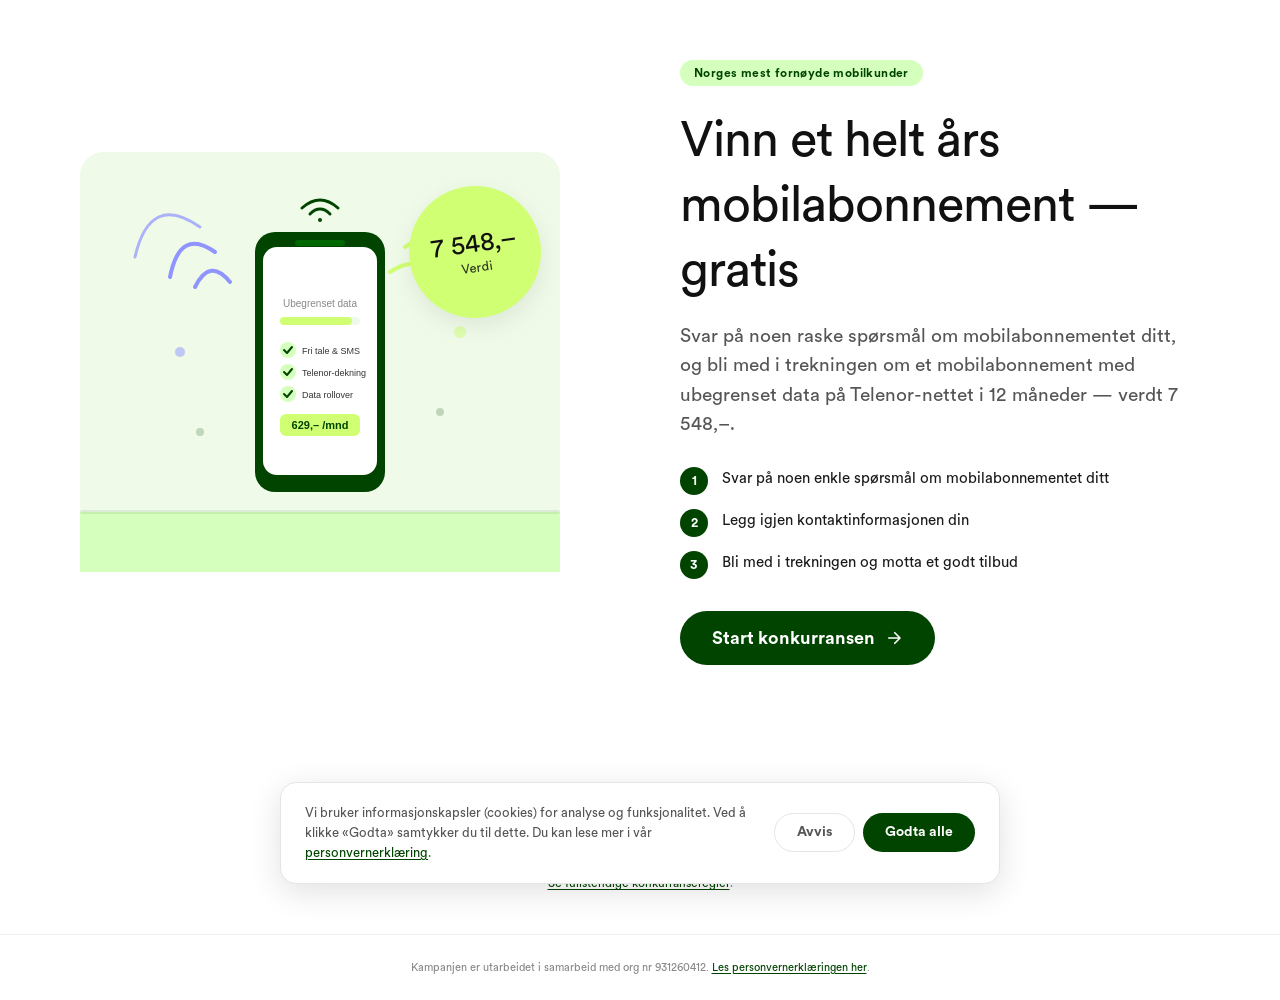
<file: mobilabonnement/index.html>
<!DOCTYPE html>
<html lang="no">
<head>
  <meta charset="UTF-8" />
  <meta name="viewport" content="width=device-width, initial-scale=1.0"/>
  <title>Vinn et mobilabonnement i et helt år</title>

  <!-- Meta Pixel Code — CONSENT-GATED: only loads after cookie acceptance -->
  <script>
  /**
   * META PIXEL — consent-gated implementation.
   *
   * Flow:
   *   1. Pixel does NOT load on page load (GDPR).
   *   2. When user clicks "Godta alle" → acceptCookies() → loadMetaPixel().
   *   3. loadMetaPixel() injects fbevents.js, inits pixel, fires PageView.
   *   4. Returning visitors (cookie_consent=accepted) load pixel immediately.
   *   5. Lead event fires on successful form submission via firePixelEvent().
   *   6. If cookies were declined/not yet accepted, firePixelEvent() is a safe no-op.
   */

  // Flag: has the pixel been loaded and initialised?
  window._metaPixelLoaded = false;
  // Flag: prevent the same event from firing twice in one action
  window._pixelEventFired = {};

  function loadMetaPixel() {
    if (window._metaPixelLoaded) return;
    window._metaPixelLoaded = true;

    // Standard Meta Pixel base code
    !function(f,b,e,v,n,t,s)
    {if(f.fbq && f.fbq.loaded)return;n=f.fbq=function(){n.callMethod?
    n.callMethod.apply(n,arguments):n.queue.push(arguments)};
    if(!f._fbq)f._fbq=n;n.push=n;n.loaded=!0;n.version='2.0';
    n.queue=[];t=b.createElement(e);t.async=!0;
    t.src=v;s=b.getElementsByTagName(e)[0];
    s.parentNode.insertBefore(t,s)}(window, document,'script',
    'https://connect.facebook.net/en_US/fbevents.js');

    fbq('init', '1356370719684682');
    fbq('track', 'PageView');

    // Inject noscript pixel as fallback (1×1 tracking image)
    var ns = document.createElement('img');
    ns.height = 1; ns.width = 1; ns.style.display = 'none';
    ns.src = 'https://www.facebook.com/tr?id=1356370719684682&ev=PageView&noscript=1';
    document.body.appendChild(ns);
  }

  /**
   * firePixelEvent — safe wrapper for tracking.
   * Only fires if user consented (pixel loaded). Deduplicates within a page
   * session so the same event can't fire twice on one form submission.
   *
   * @param {string} eventName  e.g. 'Lead', 'CompleteRegistration'
   * @param {object} [params]   optional event parameters
   */
  function firePixelEvent(eventName, params) {
    if (!window._metaPixelLoaded) return;           // No consent → silent no-op
    if (window._pixelEventFired[eventName]) return;  // Already fired → skip
    window._pixelEventFired[eventName] = true;

    try {
      if (params) {
        fbq('track', eventName, params);
      } else {
        fbq('track', eventName);
      }
    } catch (e) {
      console.warn('Meta Pixel event failed:', eventName, e);
    }
  }

  // Auto-load pixel if user previously consented (returning visitor)
  if (document.cookie.indexOf('cookie_consent=accepted') !== -1) {
    loadMetaPixel();
  }
  </script>
  <!-- End Meta Pixel Code -->

  <!--
    BRAND FONT: CircularXX — brand typeface.
    WOFF loaded first (smallest), OTF as fallback for older browsers.
    Montserrat kept as a Google Fonts fallback in case font files fail to load.
  -->
  <link rel="preconnect" href="https://fonts.googleapis.com">
  <link rel="preconnect" href="https://fonts.gstatic.com" crossorigin>
  <link href="https://fonts.googleapis.com/css2?family=Montserrat:wght@400;500;700&display=swap" rel="stylesheet">

  <style>
    /* ═══ CircularXX — brand typeface (titles, body) ═══ */
    @font-face {
      font-family: 'CircularXX';
      src: url('/assets/fonts/CircularXX-Book.woff') format('woff'),
           url('/assets/fonts/CircularXX-Book.otf')  format('opentype');
      font-weight: 400;
      font-style: normal;
      font-display: swap;
    }
    @font-face {
      font-family: 'CircularXX';
      src: url('/assets/fonts/CircularXX-Bold.woff') format('woff'),
           url('/assets/fonts/CircularXX-Bold.otf')  format('opentype');
      font-weight: 700;
      font-style: normal;
      font-display: swap;
    }
    /* ═══ Circular Pro — used for CTA buttons per brand spec ═══ */
    @font-face {
      font-family: 'CircularPro';
      src: url('/assets/fonts/CircularPro-Bold.woff') format('woff'),
           url('/assets/fonts/CircularPro-Bold.otf')  format('opentype');
      font-weight: 700;
      font-style: normal;
      font-display: swap;
    }
  </style>

  <style>
    *, *::before, *::after { box-sizing: border-box; margin: 0; padding: 0; }

    /* ═══════════════════════════════════════════════════════════
       BRAND TOKENS
       Colors per brand guide — DO NOT change these values.
       =══════════════════════════════════════════════════════════ */
    :root {
      /* Primary brand greens */
      --tm-green:        #004400;   /* Primary CTA, dark green */
      --tm-green-hover:  #006600;
      --tm-green-light:  #D4FFBC;   /* Approved light bg */
      --tm-green-pale:   #EFFAE9;   /* Palest green (Template C alt bg) */

      /* Accents */
      --tm-lime:         #D0FF73;   /* Value-bomb / decorative */
      --tm-purple:       #9094FF;   /* Alternate value-bomb */

      /* Neutrals */
      --tm-black:        #111;
      --tm-text:         #1a1a1a;
      --tm-text-muted:   #555;
      --tm-border:       #E5E5E5;   /* 1px outline on input containers */
      --tm-error:        #C8102E;

      /* Typography — CircularXX (brand font), Montserrat fallback */
      --font: 'CircularXX', 'Montserrat', system-ui, -apple-system, sans-serif;
      /* Button font — Circular Pro per brand guide CTA spec */
      --font-button: 'CircularPro', 'CircularXX', 'Montserrat', system-ui, -apple-system, sans-serif;
    }

    html, body {
      font-family: var(--font);
      background: #fff;
      color: var(--tm-text);
      -webkit-font-smoothing: antialiased;
      -moz-osx-font-smoothing: grayscale;
    }

    body { min-height: 100vh; overflow-x: hidden; }

    /* ═══════════════════════════════════════════════════════════
       PROGRESS BAR
       =══════════════════════════════════════════════════════════ */
    .progress-wrap {
      background: #fff;
      padding: 12px 40px;
      border-bottom: 1px solid #f0f0f0;
      display: none;
    }
    .progress-wrap.visible { display: block; }
    .progress-inner { max-width: 1440px; margin: 0 auto; }
    .progress-label {
      font-size: 12px;
      color: #888;
      margin-bottom: 6px;
      font-weight: 400;
    }
    .progress-bar {
      height: 4px;
      background: #f0f0f0;
      border-radius: 4px;
      overflow: hidden;
    }
    .progress-fill {
      height: 100%;
      background: var(--tm-green);
      border-radius: 4px;
      transition: width 0.4s cubic-bezier(0.16, 1, 0.3, 1);
    }

    /* ═══════════════════════════════════════════════════════════
       SCREEN VISIBILITY
       =══════════════════════════════════════════════════════════ */
    .screen { display: none; }
    .screen.active { display: block; }

    /* ═══════════════════════════════════════════════════════════
       SCREEN 1 — LANDING (Template B layout)
       Image on left, title/body/CTA on right. White background.
       =══════════════════════════════════════════════════════════ */
    .landing {
      background: #fff;
      min-height: calc(100vh - 64px);
    }

    .landing-inner {
      max-width: 1280px;
      margin: 0 auto;
      padding: 60px 40px;
      display: grid;
      grid-template-columns: 1fr 1fr;
      gap: 80px;
      align-items: center;
    }

    /* Left: image + value bomb */
    .hero-image-wrap {
      display: flex;
      align-items: center;
      justify-content: center;
      min-height: 420px;
    }
    .hero-image-box {
      position: relative;
      display: inline-block;
      max-width: 480px;
      width: 100%;
    }
    .hero-image {
      width: 100%;
      height: auto;
      display: block;
    }

    /* Value bomb — graphic circle.
       Per brand: lime (#D0FF73) or purple (#9094FF), black text, CircularXX Book.
       Format prices as 1000,– (not "kr 1000" or "1000 kr"). */
    .value-bomb {
      position: absolute;
      top: 8%;
      right: 4%;
      width: 132px;
      height: 132px;
      background: var(--tm-lime);
      border-radius: 50%;
      display: flex;
      flex-direction: column;
      align-items: center;
      justify-content: center;
      color: var(--tm-black);
      font-weight: 400;
      transform: rotate(-8deg);
      box-shadow: 0 8px 24px rgba(0, 0, 0, 0.08);
    }
    .value-bomb-amount {
      font-size: 26px;
      font-weight: 400;
      letter-spacing: -0.5px;
      line-height: 1;
    }
    .value-bomb-label {
      font-size: 13px;
      font-weight: 400;
      margin-top: 4px;
      opacity: 0.85;
    }

    /* Right: copy column */
    .hero-copy { max-width: 520px; }

    .hero-eyebrow {
      display: inline-flex;
      align-items: center;
      gap: 8px;
      background: var(--tm-green-light);
      padding: 6px 14px;
      border-radius: 999px;
      font-size: 12px;
      font-weight: 700;
      color: var(--tm-green);
      letter-spacing: 0.4px;
      margin-bottom: 20px;
    }

    h1.hero-title {
      font-family: var(--font);
      font-weight: 400;            /* per brand: Book, NOT bold on titles */
      font-size: 50px;
      line-height: 1.3;
      color: var(--tm-black);
      letter-spacing: -1px;
      margin-bottom: 20px;
    }

    .hero-body {
      font-size: 19px;
      font-weight: 400;
      line-height: 1.55;
      color: var(--tm-text-muted);
      margin-bottom: 28px;
    }

    /* Steps list */
    .hero-steps {
      list-style: none;
      margin-bottom: 32px;
      display: flex;
      flex-direction: column;
      gap: 14px;
    }
    .hero-steps li {
      display: flex;
      align-items: flex-start;
      gap: 14px;
      font-size: 15px;
      color: var(--tm-text);
      line-height: 1.5;
    }
    .step-num {
      flex-shrink: 0;
      width: 28px; height: 28px;
      background: var(--tm-green);
      color: #fff;
      border-radius: 50%;
      display: flex; align-items: center; justify-content: center;
      font-size: 13px;
      font-weight: 700;
    }

    /* ═══════════════════════════════════════════════════════════
       PRIMARY CTA BUTTON (per brand spec)
       Brand green #004400, 18px, 50px corner radius,
       no exclamation marks, no all-caps.
       =══════════════════════════════════════════════════════════ */
    .btn-primary {
      display: inline-flex;
      align-items: center;
      gap: 10px;
      background: var(--tm-green);
      color: #fff;
      border: none;
      padding: 16px 32px;
      font-size: 18px;
      font-weight: 700;
      font-family: var(--font-button);
      border-radius: 999px;        /* fully rounded — 50px+ */
      cursor: pointer;
      transition: background 0.2s, transform 0.1s;
      text-decoration: none;
    }
    .btn-primary:hover { background: var(--tm-green-hover); }
    .btn-primary:active { transform: translateY(1px); }
    .btn-primary:disabled,
    .btn-primary.disabled {
      background: #e0e0e0;
      color: #999;
      cursor: not-allowed;
    }
    .btn-primary svg { stroke: currentColor; }


    /* Legal text below landing */
    .legal-text {
      max-width: 800px;
      margin: 0 auto;
      padding: 0 40px 40px;
      font-size: 12px;
      color: #888;
      line-height: 1.6;
      text-align: center;
    }
    .legal-text a, .legal-text button.modal-link {
      color: var(--tm-green);
      text-decoration: underline;
      text-underline-offset: 2px;
    }

    /* ═══════════════════════════════════════════════════════════
       QUIZ SCREENS (Screens 2, 3, 4)
       White background per brand. CTAs in green #004400.
       =══════════════════════════════════════════════════════════ */
    .quiz-screen {
      background: #fff;
      min-height: calc(100vh - 120px);
      display: flex;
      flex-direction: column;
      align-items: center;
      justify-content: center;
      padding: 60px 24px;
    }

    .quiz-inner {
      width: 100%;
      max-width: 720px;
    }

    .quiz-question {
      font-family: var(--font);
      font-weight: 400;
      font-size: 42px;
      color: var(--tm-black);
      text-align: center;
      margin-bottom: 40px;
      letter-spacing: -0.8px;
      line-height: 1.25;
    }

    .choice-grid {
      display: grid;
      grid-template-columns: 1fr 1fr;
      gap: 12px;
    }
    .choice-btn {
      background: #fff;
      color: var(--tm-text);
      border: 2px solid var(--tm-border);
      border-radius: 16px;
      padding: 22px 24px;
      font-size: 17px;
      font-weight: 400;
      font-family: var(--font);
      cursor: pointer;
      text-align: left;
      transition: all 0.15s;
    }
    .choice-btn:hover {
      border-color: var(--tm-green);
      background: var(--tm-green-pale);
      transform: translateY(-1px);
    }
    .choice-btn.full { grid-column: 1 / -1; }

    /* Yes/No tiles */
    .yn-grid {
      display: grid;
      grid-template-columns: 1fr 1fr;
      gap: 16px;
      max-width: 560px;
      margin: 0 auto;
    }
    .yn-btn {
      background: #fff;
      border: 2px solid var(--tm-border);
      border-radius: 20px;
      padding: 40px 20px;
      cursor: pointer;
      transition: all 0.15s;
      display: flex;
      flex-direction: column;
      align-items: center;
      gap: 16px;
      font-family: var(--font);
    }
    .yn-btn:hover {
      border-color: var(--tm-green);
      background: var(--tm-green-pale);
      transform: translateY(-2px);
    }
    .yn-icon {
      width: 56px; height: 56px;
      border-radius: 50%;
      display: flex; align-items: center; justify-content: center;
      font-size: 26px;
      font-weight: 700;
    }
    .yn-icon.yes { background: var(--tm-green-light); color: var(--tm-green); }
    .yn-icon.no  { background: #FFE5E5; color: var(--tm-error); }
    .yn-label {
      font-size: 22px;
      font-weight: 700;
      color: var(--tm-text);
    }

    .quiz-footer {
      text-align: center;
      margin-top: 48px;
      font-size: 11px;
      color: #aaa;
    }
    .quiz-footer a, .quiz-footer button.modal-link { color: #888; }

    /* ═══════════════════════════════════════════════════════════
       FORM SCREEN (Screen 5)
       Per brand: input container w/ 1px grey outline, 16px corners,
       white background. Inputs stacked tidy. Max 6 fields.
       =══════════════════════════════════════════════════════════ */
    .form-screen {
      background: #fff;
      min-height: calc(100vh - 120px);
      display: flex;
      align-items: center;
      justify-content: center;
      padding: 60px 24px;
    }

    .form-card {
      width: 100%;
      max-width: 520px;
    }

    .form-title {
      font-family: var(--font);
      font-weight: 400;
      font-size: 36px;
      color: var(--tm-black);
      margin-bottom: 8px;
      letter-spacing: -0.5px;
      line-height: 1.25;
      text-align: center;
    }
    .form-sub {
      font-size: 17px;
      color: var(--tm-text-muted);
      text-align: center;
      margin-bottom: 32px;
      line-height: 1.5;
    }

    /* Input container per brand: white bg, 1px grey outline, 16px radius */
    .form-fields {
      background: #fff;
      border: 1px solid var(--tm-border);
      border-radius: 16px;
      padding: 24px;
      margin-bottom: 20px;
    }

    .field-label {
      display: block;
      font-size: 15px;
      font-weight: 400;
      color: var(--tm-text);
      margin-bottom: 6px;
    }

    .field {
      width: 100%;
      padding: 14px 16px;
      font-size: 17px;
      font-family: var(--font);
      color: var(--tm-text);
      background: #fff;
      border: 1px solid var(--tm-border);
      border-radius: 12px;
      outline: none;
      transition: border-color 0.15s;
      margin-bottom: 14px;
    }
    .field::placeholder { color: #aaa; }
    .field:focus { border-color: var(--tm-green); }
    .field.error { border-color: var(--tm-error); }

    .field-row {
      display: grid;
      grid-template-columns: 1fr;
      gap: 0;
    }

    .phone-wrap {
      display: flex;
      align-items: stretch;
      border: 1px solid var(--tm-border);
      border-radius: 12px;
      margin-bottom: 14px;
      overflow: hidden;
      transition: border-color 0.15s;
    }
    .phone-wrap.focused { border-color: var(--tm-green); }
    .phone-wrap.error { border-color: var(--tm-error); }
    .phone-prefix {
      display: flex; align-items: center; gap: 6px;
      padding: 0 14px;
      background: #f9f9f9;
      border-right: 1px solid var(--tm-border);
      font-size: 14px;
      color: var(--tm-text-muted);
      font-weight: 400;
    }
    .phone-wrap input {
      flex: 1;
      padding: 14px 16px;
      font-size: 15px;
      font-family: var(--font);
      border: none;
      outline: none;
      background: transparent;
    }

    .error-msg {
      color: var(--tm-error);
      font-size: 12px;
      margin-top: -10px;
      margin-bottom: 12px;
      display: none;
      padding-left: 4px;
    }
    .error-msg.visible { display: block; }

    /* Consent checkboxes */
    .consent-block {
      margin-top: 4px;
    }
    .consent-row {
      display: flex;
      align-items: flex-start;
      gap: 12px;
      margin-bottom: 14px;
    }
    .consent-row input[type="checkbox"] {
      appearance: none;
      -webkit-appearance: none;
      width: 22px; height: 22px; min-width: 22px;
      border: 2px solid #ccc;
      border-radius: 6px;
      background: #fff;
      cursor: pointer;
      margin-top: 1px;
      position: relative;
      transition: all 0.15s;
      flex-shrink: 0;
    }
    .consent-row input[type="checkbox"]:checked {
      background: var(--tm-green);
      border-color: var(--tm-green);
    }
    .consent-row input[type="checkbox"]:checked::after {
      content: '';
      position: absolute;
      left: 5px; top: 1px;
      width: 6px; height: 11px;
      border: 2px solid #fff;
      border-top: none; border-left: none;
      transform: rotate(45deg);
    }
    .consent-text {
      font-size: 13px;
      color: var(--tm-text-muted);
      line-height: 1.55;
      cursor: pointer;
      user-select: none;
    }
    .consent-text strong { color: var(--tm-text); font-weight: 700; }
    .consent-required { color: #999; font-size: 11px; }

    .btn-submit {
      width: 100%;
      background: var(--tm-green);
      color: #fff;
      border: none;
      padding: 18px;
      font-size: 18px;
      font-weight: 700;
      font-family: var(--font-button);
      border-radius: 999px;        /* per brand: 50+ corner radius */
      cursor: pointer;
      transition: background 0.2s, transform 0.1s;
      margin-top: 8px;
    }
    .btn-submit:hover:not(:disabled) { background: var(--tm-green-hover); }
    .btn-submit:disabled { opacity: 0.6; cursor: not-allowed; }

    .form-footer {
      text-align: center;
      margin-top: 18px;
      font-size: 11px;
      color: #888;
      line-height: 1.6;
    }
    .form-footer button.modal-link { color: var(--tm-green); }

    /* ═══════════════════════════════════════════════════════════
       CONFIRMATION SCREENS (Screens 6 & 7)
       Per brand "Confirmation Page B": light green bg #D4FFBC,
       success icon 72×72 above title, body text.
       =══════════════════════════════════════════════════════════ */
    .confirm-screen {
      background: var(--tm-green-light);
      min-height: calc(100vh - 64px);
      display: flex;
      align-items: center;
      justify-content: center;
      padding: 60px 24px;
    }
    .confirm-screen.disqualified { background: #fff; }

    .confirm-card {
      max-width: 600px;
      width: 100%;
      text-align: center;
    }

    .confirm-icon {
      width: 72px; height: 72px;
      margin: 0 auto 24px;
      background: var(--tm-green);
      border-radius: 50%;
      display: flex; align-items: center; justify-content: center;
    }
    .confirm-icon svg { width: 36px; height: 36px; stroke: var(--tm-lime); fill: none; }
    .confirm-icon.sad { background: #fff; border: 2px solid var(--tm-border); }
    .confirm-icon.sad svg { stroke: #888; }

    .confirm-title {
      font-family: var(--font);
      font-weight: 400;
      font-size: 42px;
      color: var(--tm-black);
      letter-spacing: -0.8px;
      margin-bottom: 16px;
      line-height: 1.2;
    }

    .confirm-sub {
      font-size: 19px;
      color: var(--tm-text);
      line-height: 1.55;
      margin-bottom: 32px;
      font-weight: 400;
    }

    .confirm-prize-block {
      background: #fff;
      border-radius: 16px;
      padding: 24px;
      margin-bottom: 24px;
      text-align: left;
      display: flex;
      align-items: center;
      gap: 16px;
    }
    .confirm-prize-icon {
      width: 56px; height: 56px;
      flex-shrink: 0;
      background: var(--tm-lime);
      border-radius: 50%;
      display: flex;
      align-items: center;
      justify-content: center;
    }
    .confirm-prize-icon svg { width: 28px; height: 28px; }

    .confirm-prize-label {
      font-size: 12px;
      text-transform: uppercase;
      letter-spacing: 0.6px;
      color: #888;
      margin-bottom: 4px;
      font-weight: 700;
    }
    .confirm-prize-amount {
      font-size: 22px;
      font-weight: 700;
      color: var(--tm-green);
      letter-spacing: -0.3px;
      line-height: 1.2;
    }
    .confirm-prize-sub {
      font-size: 13px;
      color: var(--tm-text-muted);
      margin-top: 2px;
    }

    .confirm-disclaimer {
      font-size: 12px;
      color: #777;
      line-height: 1.6;
    }
    .confirm-disclaimer a {
      color: var(--tm-green);
      text-decoration: underline;
    }

    /* ═══════════════════════════════════════════════════════════
       SITE FOOTER
       =══════════════════════════════════════════════════════════ */
    .site-footer {
      background: #fff;
      border-top: 1px solid #f0f0f0;
      padding: 24px 40px;
      text-align: center;
      font-size: 11px;
      color: #888;
      line-height: 1.6;
    }
    .site-footer a, .site-footer button.modal-link {
      color: var(--tm-green);
      text-decoration: underline;
      text-underline-offset: 2px;
    }

    /* ═══════════════════════════════════════════════════════════
       MODALS
       =══════════════════════════════════════════════════════════ */
    .modal-overlay {
      display: none;
      position: fixed;
      inset: 0;
      background: rgba(0, 0, 0, 0.5);
      z-index: 1000;
      align-items: center;
      justify-content: center;
      padding: 20px;
    }
    .modal-overlay.open { display: flex; }

    .modal-box {
      background: #fff;
      border-radius: 20px;
      padding: 36px 40px;
      max-width: 600px;
      width: 100%;
      max-height: 80vh;
      overflow-y: auto;
      position: relative;
    }

    .modal-close {
      position: absolute;
      top: 16px; right: 20px;
      background: none;
      border: none;
      font-size: 22px;
      cursor: pointer;
      color: #888;
      line-height: 1;
    }
    .modal-close:hover { color: #333; }

    .modal-title {
      font-family: var(--font);
      font-weight: 400;
      font-size: 26px;
      color: var(--tm-black);
      letter-spacing: -0.5px;
      margin-bottom: 20px;
    }

    .modal-section { margin-bottom: 18px; }
    .modal-section h3 {
      font-size: 13px;
      font-weight: 700;
      color: var(--tm-text);
      margin-bottom: 6px;
      text-transform: uppercase;
      letter-spacing: 0.5px;
    }
    .modal-section p,
    .modal-section li {
      font-size: 13px;
      color: var(--tm-text-muted);
      line-height: 1.65;
    }
    .modal-section ul { padding-left: 18px; }

    button.modal-link {
      color: var(--tm-green);
      background: none;
      border: none;
      font-family: inherit;
      font-size: inherit;
      padding: 0;
      cursor: pointer;
      text-decoration: underline;
      text-underline-offset: 2px;
    }

    /* ═══════════════════════════════════════════════════════════
       COOKIE BANNER
       =══════════════════════════════════════════════════════════ */
    .cookie-banner {
      display: none;
      position: fixed;
      bottom: 16px; left: 16px; right: 16px;
      max-width: 720px;
      margin: 0 auto;
      background: #fff;
      border: 1px solid var(--tm-border);
      border-radius: 16px;
      padding: 20px 24px;
      z-index: 999;
      align-items: center;
      justify-content: space-between;
      gap: 20px;
      flex-wrap: wrap;
      box-shadow: 0 8px 32px rgba(0, 0, 0, 0.12);
    }
    .cookie-banner.show { display: flex; }

    .cookie-text {
      font-size: 13px;
      color: var(--tm-text-muted);
      line-height: 1.55;
      flex: 1;
      min-width: 250px;
    }
    .cookie-text button.modal-link { color: var(--tm-green); }

    .cookie-btns {
      display: flex;
      gap: 8px;
      flex-wrap: wrap;
    }

    .cookie-accept {
      background: var(--tm-green);
      color: #fff;
      border: none;
      padding: 10px 22px;
      border-radius: 999px;
      font-size: 14px;
      font-weight: 700;
      font-family: var(--font-button);
      cursor: pointer;
    }
    .cookie-accept:hover { background: var(--tm-green-hover); }

    .cookie-decline {
      background: transparent;
      color: var(--tm-text-muted);
      border: 1px solid var(--tm-border);
      padding: 10px 22px;
      border-radius: 999px;
      font-size: 14px;
      font-family: var(--font-button);
      cursor: pointer;
    }
    .cookie-decline:hover { border-color: #888; }

    /* ═══════════════════════════════════════════════════════════
       ANIMATIONS
       =══════════════════════════════════════════════════════════ */
    .fade-in { animation: fadeUp 0.45s cubic-bezier(0.16, 1, 0.3, 1) both; }
    @keyframes fadeUp {
      from { opacity: 0; transform: translateY(12px); }
      to   { opacity: 1; transform: translateY(0); }
    }

    /* ═══════════════════════════════════════════════════════════
       MOBILE RESPONSIVE — per brand: title 38px on mobile
       =══════════════════════════════════════════════════════════ */
    /* 3-option grid for betaler question */
    .yn-grid-3 {
      display: grid;
      grid-template-columns: 1fr 1fr 1fr;
      gap: 16px;
      max-width: 720px;
      margin: 0 auto;
    }

    /* ═══ Date-of-birth scroll selectors ═══ */
    .dob-picker {
      display: flex;
      gap: 12px;
      max-width: 480px;
      margin: 0 auto 32px;
      justify-content: center;
    }
    .dob-col {
      display: flex;
      flex-direction: column;
      align-items: center;
      flex: 1;
      max-width: 150px;
    }
    .dob-label {
      font-size: 13px;
      font-weight: 700;
      color: var(--tm-text-muted);
      text-transform: uppercase;
      letter-spacing: 0.5px;
      margin-bottom: 8px;
    }
    .dob-select {
      width: 100%;
      padding: 16px 12px;
      font-size: 18px;
      font-family: var(--font);
      color: var(--tm-text);
      background: #fff;
      border: 2px solid var(--tm-border);
      border-radius: 14px;
      outline: none;
      transition: border-color 0.15s;
      cursor: pointer;
      text-align: center;
      appearance: none;
      -webkit-appearance: none;
      -moz-appearance: none;
      background-image: url("data:image/svg+xml,%3Csvg xmlns='http://www.w3.org/2000/svg' width='12' height='8' viewBox='0 0 12 8'%3E%3Cpath fill='%23888' d='M1.4 0L6 4.6 10.6 0 12 1.4 6 7.4 0 1.4z'/%3E%3C/svg%3E");
      background-repeat: no-repeat;
      background-position: right 14px center;
      padding-right: 36px;
    }
    .dob-select:focus {
      border-color: var(--tm-green);
    }
    .dob-select.placeholder {
      color: #aaa;
    }
    .dob-error {
      color: var(--tm-error);
      font-size: 14px;
      text-align: center;
      margin-bottom: 20px;
      min-height: 20px;
    }
    .dob-submit {
      display: inline-flex;
      align-items: center;
      gap: 10px;
      background: var(--tm-green);
      color: #fff;
      border: none;
      padding: 16px 40px;
      font-size: 18px;
      font-weight: 700;
      font-family: var(--font-button);
      border-radius: 999px;
      cursor: pointer;
      transition: background 0.2s, transform 0.1s;
      margin: 0 auto;
      display: block;
      text-align: center;
    }
    .dob-submit:hover { background: var(--tm-green-hover); }
    .dob-submit:active { transform: translateY(1px); }
    .dob-submit:disabled {
      background: #e0e0e0;
      color: #999;
      cursor: not-allowed;
    }

    @media (max-width: 900px) {
      .progress-wrap { padding: 10px 20px; }
      .landing-inner {
        grid-template-columns: 1fr;
        gap: 32px;
        padding: 32px 20px;
      }
      .hero-image-wrap { order: -1; min-height: 280px; }
      .hero-image-box { max-width: 320px; }
      .value-bomb {
        width: 104px; height: 104px;
        top: 0; right: 0;
      }
      .value-bomb-amount { font-size: 20px; }
      .value-bomb-label { font-size: 11px; }

      h1.hero-title { font-size: 42px; letter-spacing: -0.5px; }
      .hero-body { font-size: 18px; }

      .quiz-question { font-size: 28px; }
      .choice-grid { grid-template-columns: 1fr; }
      .yn-grid-3 { grid-template-columns: 1fr; max-width: 400px; }

      .dob-picker { gap: 8px; }
      .dob-select { padding: 14px 10px; font-size: 16px; padding-right: 32px; }

      .form-title { font-size: 26px; }
      .form-sub { font-size: 14px; }
      .form-fields { padding: 20px; }

      .confirm-title { font-size: 30px; }
      .confirm-sub { font-size: 16px; }

      .legal-text { padding: 0 20px 32px; }
      .site-footer { padding: 20px 20px; }
      .modal-box { padding: 28px 22px; }
      .cookie-banner { left: 12px; right: 12px; padding: 16px 18px; }
    }

    @media (max-width: 480px) {
      h1.hero-title { font-size: 32px; }
      .quiz-question { font-size: 24px; }
      .confirm-title { font-size: 26px; }
      .form-title { font-size: 22px; }
    }
  </style>
</head>
<body>

<!-- Progress bar (hidden on landing) -->
<div class="progress-wrap" id="progress-wrap">
  <div class="progress-inner">
    <div class="progress-label" id="progress-label">Spørsmål 1 av 3</div>
    <div class="progress-bar"><div class="progress-fill" id="progress-fill" style="width: 33%"></div></div>
  </div>
</div>

<!-- ════════════════════════════════════════════════════════════
     SCREEN 1 — LANDING (Template B)
     ════════════════════════════════════════════════════════════ -->
<div id="screen-1" class="screen active">
  <section class="landing">
    <div class="landing-inner">

      <!-- LEFT: Phone illustration with value-bomb overlay -->
      <div class="hero-image-wrap fade-in">
        <div class="hero-image-box">
          <svg class="hero-image" viewBox="0 0 480 420" xmlns="http://www.w3.org/2000/svg" style="width:100%;height:auto;">
            <!-- Background -->
            <rect width="480" height="420" rx="24" fill="#EFFAE9"/>
            <!-- Signal waves (radiating from phone) -->
            <path d="M310 120 Q340 100 350 130" fill="none" stroke="#D0FF73" stroke-width="4" stroke-linecap="round"/>
            <path d="M325 95 Q370 65 385 115" fill="none" stroke="#D0FF73" stroke-width="4" stroke-linecap="round"/>
            <path d="M340 70 Q400 30 420 100" fill="none" stroke="#D0FF73" stroke-width="3" stroke-linecap="round" opacity="0.7"/>
            <path d="M150 130 Q130 105 115 135" fill="none" stroke="#9094FF" stroke-width="4" stroke-linecap="round"/>
            <path d="M135 100 Q100 75 90 125" fill="none" stroke="#9094FF" stroke-width="4" stroke-linecap="round"/>
            <path d="M120 75 Q70 40 55 105" fill="none" stroke="#9094FF" stroke-width="3" stroke-linecap="round" opacity="0.7"/>
            <!-- Decorative dots -->
            <circle cx="380" cy="180" r="6" fill="#D0FF73" opacity="0.5"/>
            <circle cx="100" cy="200" r="5" fill="#9094FF" opacity="0.5"/>
            <circle cx="360" cy="260" r="4" fill="#004400" opacity="0.2"/>
            <circle cx="120" cy="280" r="4" fill="#004400" opacity="0.2"/>
            <!-- Phone body -->
            <rect x="175" y="80" width="130" height="260" rx="20" fill="#004400"/>
            <!-- Phone screen -->
            <rect x="183" y="95" width="114" height="228" rx="14" fill="#fff"/>
            <!-- Phone notch -->
            <rect x="215" y="88" width="50" height="6" rx="3" fill="#006600"/>
            <!-- Data bar visualization -->
            <text x="240" y="155" text-anchor="middle" font-size="10" fill="#888" font-family="sans-serif">Ubegrenset data</text>
            <rect x="200" y="165" width="80" height="8" rx="4" fill="#EFFAE9"/>
            <rect x="200" y="165" width="72" height="8" rx="4" fill="#D0FF73"/>
            <!-- Checkmarks on screen -->
            <g transform="translate(200, 190)">
              <circle cx="8" cy="8" r="8" fill="#D4FFBC"/>
              <path d="M4 8 L7 11 L12 5" fill="none" stroke="#004400" stroke-width="2" stroke-linecap="round" stroke-linejoin="round"/>
              <text x="22" y="12" font-size="9" fill="#333" font-family="sans-serif">Fri tale & SMS</text>
            </g>
            <g transform="translate(200, 212)">
              <circle cx="8" cy="8" r="8" fill="#D4FFBC"/>
              <path d="M4 8 L7 11 L12 5" fill="none" stroke="#004400" stroke-width="2" stroke-linecap="round" stroke-linejoin="round"/>
              <text x="22" y="12" font-size="9" fill="#333" font-family="sans-serif">Telenor-dekning</text>
            </g>
            <g transform="translate(200, 234)">
              <circle cx="8" cy="8" r="8" fill="#D4FFBC"/>
              <path d="M4 8 L7 11 L12 5" fill="none" stroke="#004400" stroke-width="2" stroke-linecap="round" stroke-linejoin="round"/>
              <text x="22" y="12" font-size="9" fill="#333" font-family="sans-serif">Data rollover</text>
            </g>
            <!-- Price tag on screen -->
            <rect x="200" y="262" width="80" height="22" rx="6" fill="#D0FF73"/>
            <text x="240" y="277" text-anchor="middle" font-size="11" fill="#004400" font-weight="700" font-family="sans-serif">629,– /mnd</text>
            <!-- WiFi/signal icon above phone -->
            <g transform="translate(222, 48)">
              <path d="M18 20 L18 20" stroke="#004400" stroke-width="4" stroke-linecap="round"/>
              <path d="M8 14 Q18 4 28 14" fill="none" stroke="#004400" stroke-width="3" stroke-linecap="round"/>
              <path d="M0 8 Q18 -8 36 8" fill="none" stroke="#004400" stroke-width="3" stroke-linecap="round"/>
            </g>
            <!-- Green base/ground -->
            <rect x="0" y="360" width="480" height="60" fill="#D4FFBC"/>
            <rect x="0" y="358" width="480" height="4" rx="2" fill="#004400" opacity="0.08"/>
          </svg>
          <!-- Value bomb -->
          <div class="value-bomb" aria-hidden="true">
            <span class="value-bomb-amount">7 548,–</span>
            <span class="value-bomb-label">Verdi</span>
          </div>
        </div>
      </div>

      <!-- RIGHT: Copy column -->
      <div class="hero-copy fade-in">
        <span class="hero-eyebrow">Norges mest fornøyde mobilkunder</span>
        <h1 class="hero-title">
          Vinn et helt års mobilabonnement — gratis
        </h1>
        <p class="hero-body">
          Svar på noen raske spørsmål om mobilabonnementet ditt, og bli med i trekningen om et mobilabonnement med ubegrenset data på Telenor-nettet i 12 måneder — verdt 7 548,–.
        </p>

        <ul class="hero-steps">
          <li><span class="step-num">1</span><span>Svar på noen enkle spørsmål om mobilabonnementet ditt</span></li>
          <li><span class="step-num">2</span><span>Legg igjen kontaktinformasjonen din</span></li>
          <li><span class="step-num">3</span><span>Bli med i trekningen og motta et godt tilbud</span></li>
        </ul>

        <button class="btn-primary" onclick="goTo(3)">
          Start konkurransen
          <svg width="18" height="18" viewBox="0 0 24 24" fill="none" stroke-width="2.2" stroke-linecap="round" stroke-linejoin="round">
            <path d="M5 12h14M13 5l7 7-7 7"/>
          </svg>
        </button>
      </div>

    </div>
  </section>

  <!-- Legal text -->
  <div class="legal-text">
    Premien er et mobilabonnement med ubegrenset data i 12 måneder, til en verdi av 7 548,–. Konkurransen går fra 10. april 2026 til og med 10. april 2027. Trekningen av vinneren og utdelingen av premien håndteres av org nr 931260412. <button class="modal-link" onclick="openModal('privacy-modal')">Les om personvern her</button>. <button class="modal-link" onclick="openModal('rules-modal')">Se fullstendige konkurranseregler</button>.
  </div>

  <footer class="site-footer">
    Kampanjen er utarbeidet i samarbeid med org nr 931260412. <button class="modal-link" onclick="openModal('privacy-modal')">Les personvernerklæringen her</button>.
  </footer>
</div>

<!-- Screen 2 removed — no butikk/reisebyrå question for this lander -->

<!-- ════════════════════════════════════════════════════════════
     SCREEN 3 — JA / NEI
     ════════════════════════════════════════════════════════════ -->
<div id="screen-3" class="screen">
  <div class="quiz-screen">
    <div class="quiz-inner fade-in">
      <h2 class="quiz-question">Betaler du mobilabonnement for deg selv eller andre i familien?</h2>
      <div class="yn-grid-3">
        <button class="yn-btn" onclick="answer('betaler','Ja'); goTo(4)">
          <div class="yn-icon yes">
            <svg width="28" height="28" viewBox="0 0 24 24" fill="none" stroke="currentColor" stroke-width="3" stroke-linecap="round" stroke-linejoin="round"><path d="M20 6 9 17l-5-5"/></svg>
          </div>
          <span class="yn-label">Ja</span>
        </button>
        <button class="yn-btn" onclick="answer('betaler','Nei'); goTo(4)">
          <div class="yn-icon no">
            <svg width="28" height="28" viewBox="0 0 24 24" fill="none" stroke="currentColor" stroke-width="3" stroke-linecap="round" stroke-linejoin="round"><path d="M18 6 6 18M6 6l12 12"/></svg>
          </div>
          <span class="yn-label">Nei</span>
        </button>
        <button class="yn-btn" onclick="answer('betaler','Betaler ikke for meg selv'); goTo(4)">
          <div class="yn-icon" style="background: #FFF3E0; color: #E67E22;">
            <svg width="28" height="28" viewBox="0 0 24 24" fill="none" stroke="currentColor" stroke-width="2.5" stroke-linecap="round" stroke-linejoin="round"><path d="M17 21v-2a4 4 0 0 0-4-4H5a4 4 0 0 0-4 4v2"/><circle cx="9" cy="7" r="4"/><path d="M23 21v-2a4 4 0 0 0-3-3.87"/><path d="M16 3.13a4 4 0 0 1 0 7.75"/></svg>
          </div>
          <span class="yn-label" style="font-size:17px;">Betaler ikke for meg selv</span>
        </button>
      </div>
      <div class="quiz-footer">
        Kampanjen er utarbeidet i samarbeid med org nr 931260412. <button class="modal-link" onclick="openModal('privacy-modal')">Les personvernerklæringen her</button>.
      </div>
    </div>
  </div>
</div>

<!-- ════════════════════════════════════════════════════════════
     SCREEN 4 — ALDER (date-of-birth picker)
     ════════════════════════════════════════════════════════════ -->
<div id="screen-4" class="screen">
  <div class="quiz-screen">
    <div class="quiz-inner fade-in">
      <h2 class="quiz-question">Hvor gammel er du?</h2>

      <div class="dob-picker">
        <div class="dob-col">
          <span class="dob-label">Dag</span>
          <select class="dob-select placeholder" id="dob-day" onchange="dobChanged(this)">
            <option value="" disabled selected>Dag</option>
          </select>
        </div>
        <div class="dob-col">
          <span class="dob-label">Måned</span>
          <select class="dob-select placeholder" id="dob-month" onchange="dobChanged(this)">
            <option value="" disabled selected>Måned</option>
          </select>
        </div>
        <div class="dob-col">
          <span class="dob-label">År</span>
          <select class="dob-select placeholder" id="dob-year" onchange="dobChanged(this)">
            <option value="" disabled selected>År</option>
          </select>
        </div>
      </div>

      <div class="dob-error" id="dob-error"></div>

      <button class="dob-submit" id="dob-next-btn" disabled onclick="submitAge()">
        Neste
        <svg width="18" height="18" viewBox="0 0 24 24" fill="none" stroke="currentColor" stroke-width="2.2" stroke-linecap="round" stroke-linejoin="round" style="vertical-align:middle;margin-left:4px;">
          <path d="M5 12h14M13 5l7 7-7 7"/>
        </svg>
      </button>

      <div class="quiz-footer">
        Kampanjen er utarbeidet i samarbeid med org nr 931260412. <button class="modal-link" onclick="openModal('privacy-modal')">Les personvernerklæringen her</button>.
      </div>
    </div>
  </div>
</div>

<!-- ════════════════════════════════════════════════════════════
     SCREEN 5 — OPERATØR
     ════════════════════════════════════════════════════════════ -->
<div id="screen-5" class="screen">
  <div class="quiz-screen">
    <div class="quiz-inner fade-in">
      <h2 class="quiz-question">Hva er din nåværende mobiloperatør?</h2>
      <div class="choice-grid">
        <button class="choice-btn" onclick="answer('operator','Bedriftsabonnement'); goTo(6)">Jeg har bedriftsabonnement</button>
        <button class="choice-btn" onclick="answer('operator','Fjordkraft'); goTo(6)">Fjordkraft</button>
        <button class="choice-btn" onclick="answer('operator','ICE'); goTo(6)">ICE</button>
        <button class="choice-btn" onclick="answer('operator','MyCall'); goTo(6)">MyCall</button>
        <button class="choice-btn" onclick="answer('operator','OneCall'); goTo(6)">OneCall</button>
        <button class="choice-btn" onclick="answer('operator','Telia'); goTo(6)">Telia</button>
        <button class="choice-btn" onclick="answer('operator','Telenor'); goTo(6)">Telenor</button>
        <button class="choice-btn" onclick="answer('operator','Talkmore'); goTo(6)">Talkmore</button>
        <button class="choice-btn full" onclick="answer('operator','Annet'); goTo(6)">Annet</button>
      </div>
      <div class="quiz-footer">
        Kampanjen er utarbeidet i samarbeid med org nr 931260412. <button class="modal-link" onclick="openModal('privacy-modal')">Les personvernerklæringen her</button>.
      </div>
    </div>
  </div>
</div>

<!-- ════════════════════════════════════════════════════════════
     SCREEN 6 — KONTAKTSKJEMA
     Per brand: white bg, container w/ 1px outline, 16px corners.
     ════════════════════════════════════════════════════════════ -->
<div id="screen-6" class="screen">
  <div class="form-screen">
    <div class="form-card fade-in">
      <h2 class="form-title">Nesten i mål</h2>
      <p class="form-sub">Fyll ut kontaktinformasjonen din og bli med i trekningen.</p>

      <div class="form-fields">
        <label class="field-label" for="navn">Fullt navn</label>
        <input class="field" type="text" id="navn" placeholder="For- og etternavn" autocomplete="name"/>
        <div class="error-msg" id="err-navn">Vennligst fyll inn navn</div>

        <label class="field-label" for="epost">E-postadresse</label>
        <input class="field" type="email" id="epost" placeholder="navn@eksempel.no" autocomplete="email"/>
        <div class="error-msg" id="err-epost">Vennligst fyll inn gyldig e-post</div>

        <label class="field-label" for="telefon">Mobilnummer</label>
        <div class="phone-wrap" id="phone-wrap">
          <span class="phone-prefix">🇳🇴 +47</span>
          <input type="tel" id="telefon" placeholder="000 00 000" autocomplete="tel"/>
        </div>
        <div class="error-msg" id="err-telefon">Vennligst fyll inn gyldig mobilnummer</div>

        <div class="consent-block">
          <div class="consent-row">
            <input type="checkbox" id="consent-age"/>
            <label for="consent-age" class="consent-text">
              Ja, jeg er over <strong>18 år</strong> og kan kontaktes på telefon med et godt tilbud, selv om jeg har reservert meg mot det i reservasjonsregisteret. <span class="consent-required">(påkrevd)</span>
            </label>
          </div>
        </div>
      </div>

      <button class="btn-submit" id="submit-btn" onclick="submitForm()">Send inn</button>

      <p class="form-footer">
        Premien er et mobilabonnement med ubegrenset data i 12 måneder, verdt 7 548,–. Trekning håndteres av org nr 931260412.<br>
        <button class="modal-link" onclick="openModal('privacy-modal')">Les om personvern</button> &nbsp;·&nbsp; <button class="modal-link" onclick="openModal('rules-modal')">Konkurranseregler</button>
      </p>
    </div>
  </div>
</div>

<!-- ════════════════════════════════════════════════════════════
     SCREEN 6 — BEKREFTELSE (Confirmation Page B style)
     ════════════════════════════════════════════════════════════ -->
<div id="screen-7" class="screen">
  <div class="confirm-screen">
    <div class="confirm-card fade-in">
      <div class="confirm-icon">
        <svg viewBox="0 0 24 24" stroke-width="2.5" stroke-linecap="round" stroke-linejoin="round"><path d="M20 6 9 17l-5-5"/></svg>
      </div>
      <h2 class="confirm-title">Du er med i trekningen!</h2>
      <p class="confirm-sub" id="confirm-sub-text">
        Takk for at du deltok. Vi kontakter deg hvis du vinner.
      </p>
      <div class="confirm-prize-block">
        <div class="confirm-prize-icon">
          <svg viewBox="0 0 24 24" fill="#004400"><path d="M20 6h-2.18A3 3 0 0 0 12 3a3 3 0 0 0-5.82 3H4a2 2 0 0 0-2 2v11a2 2 0 0 0 2 2h16a2 2 0 0 0 2-2V8a2 2 0 0 0-2-2zm-7 12h-2v-7h-2V9h2V8a3 3 0 0 1 3-3v2a1 1 0 0 0-1 1v1h2v2h-2z"/></svg>
        </div>
        <div>
          <div class="confirm-prize-label">Premie</div>
          <div class="confirm-prize-amount">Mobilabonnement i 12 måneder</div>
          <div class="confirm-prize-sub">Ubegrenset data, verdt 7 548,–</div>
        </div>
      </div>
      <p class="confirm-disclaimer">
        Konkurransen går til og med kampanjeslutt. Trekning og premieutdeling håndteres av org nr 931260412.
        <button class="modal-link" onclick="openModal('privacy-modal')">Les om personvern her</button>.
      </p>
    </div>
  </div>
</div>

<!-- ════════════════════════════════════════════════════════════
     SCREEN 7 — DISQUALIFIED (under 18)
     ════════════════════════════════════════════════════════════ -->
<div id="screen-8" class="screen">
  <div class="confirm-screen disqualified">
    <div class="confirm-card fade-in">
      <div class="confirm-icon sad">
        <svg viewBox="0 0 24 24" stroke-width="2" stroke-linecap="round" stroke-linejoin="round"><circle cx="12" cy="12" r="10"/><path d="M16 16s-1.5-2-4-2-4 2-4 2M9 9h.01M15 9h.01"/></svg>
      </div>
      <h2 class="confirm-title">Takk for at du svarte</h2>
      <p class="confirm-sub">
        Konkurransen er kun åpen for personer over 18 år, så vi kan dessverre ikke inkludere deg i trekningen denne gangen.
      </p>
      <p class="confirm-disclaimer">
        Har du spørsmål? Ta kontakt med oss på <a href="mailto:vian@meisel.no">vian@meisel.no</a>.
      </p>
    </div>
  </div>
</div>

<!-- ════════════════════════════════════════════════════════════
     COOKIE BANNER
     ════════════════════════════════════════════════════════════ -->
<div class="cookie-banner" id="cookie-banner">
  <div class="cookie-text">
    Vi bruker informasjonskapsler (cookies) for analyse og funksjonalitet. Ved å klikke «Godta» samtykker du til dette. Du kan lese mer i vår <button class="modal-link" onclick="openModal('privacy-modal')">personvernerklæring</button>.
  </div>
  <div class="cookie-btns">
    <button class="cookie-decline" onclick="declineCookies()">Avvis</button>
    <button class="cookie-accept" onclick="acceptCookies()">Godta alle</button>
  </div>
</div>

<!-- ════════════════════════════════════════════════════════════
     MODALS
     ════════════════════════════════════════════════════════════ -->
<div class="modal-overlay" id="rules-modal">
  <div class="modal-box">
    <button class="modal-close" onclick="closeModal('rules-modal')" aria-label="Lukk">✕</button>
    <div class="modal-title">Fullstendige konkurranseregler</div>

    <div class="modal-section">
      <h3>Arrangør</h3>
      <p>Konkurransen arrangeres av org nr 931260412, Vestre Strandgate 29, 4611 Kristiansand S. E-post: vian@meisel.no.</p>
    </div>
    <div class="modal-section">
      <h3>Konkurranseperiode</h3>
      <p>Konkurransen løper fra 10. april 2026 til og med 10. april 2027. Bidrag mottatt etter dette tidspunktet er ikke gyldige.</p>
    </div>
    <div class="modal-section">
      <h3>Hvem kan delta</h3>
      <p>Konkurransen er åpen for alle som er bosatt i Norge og har fylt 18 år. Ansatte hos org nr 931260412, samt deres nærstående familiemedlemmer, kan ikke delta.</p>
    </div>
    <div class="modal-section">
      <h3>Slik deltar du</h3>
      <p>For å delta må du: (1) besvare spørsmålene i skjemaet, (2) oppgi navn, e-postadresse og telefonnummer, og (3) bekrefte at du er over 18 år. Deltakelse er gratis og ingen kjøpsplikt foreligger.</p>
    </div>
    <div class="modal-section">
      <h3>Premie</h3>
      <p>Én (1) vinner trekkes. Premien er et mobilabonnement med ubegrenset data i 12 måneder, til en verdi av 7 548,–. Premien kan ikke byttes inn i kontanter. Premien er ikke overførbar.</p>
    </div>
    <div class="modal-section">
      <h3>Trekning og varsling</h3>
      <p>Vinneren trekkes tilfeldig blant alle gyldige deltakere etter konkurranseperiodens slutt, innen 30 dager etter 10. april 2027. Vinneren varsles per telefon og/eller e-post. Dersom vinneren ikke svarer innen 14 dager, forbeholder arrangøren seg retten til å trekke en ny vinner.</p>
    </div>
    <div class="modal-section">
      <h3>Personopplysninger</h3>
      <p>Opplysningene du oppgir brukes til gjennomføring av konkurransen og, dersom du har samtykket til det, til markedsføring av mobilabonnement. Les mer i vår <button class="modal-link" onclick="closeModal('rules-modal'); openModal('privacy-modal')">personvernerklæring</button>.</p>
    </div>
    <div class="modal-section">
      <h3>Øvrige vilkår</h3>
      <p>Arrangøren forbeholder seg retten til å diskvalifisere deltakere som forsøker å manipulere konkurransen. Arrangøren er ikke ansvarlig for tekniske feil som hindrer deltakelse. Konkurransen er underlagt norsk rett, jf. markedsføringsloven.</p>
    </div>
  </div>
</div>

<div class="modal-overlay" id="privacy-modal">
  <div class="modal-box">
    <button class="modal-close" onclick="closeModal('privacy-modal')" aria-label="Lukk">✕</button>
    <div class="modal-title">Personvernerklæring</div>

    <div class="modal-section">
      <h3>1. Behandlingsansvarlig</h3>
      <p>Denne nettsiden og konkurransen drives av org nr 931260412, Vestre Strandgate 29, 4611 Kristiansand S. Kontakt: vian@meisel.no. Dersom du har samtykket til kontakt, er vår samarbeidspartner selvstendig behandlingsansvarlig for videre behandling av dine data.</p>
    </div>
    <div class="modal-section">
      <h3>2. Formål og rettslig grunnlag</h3>
      <p>Vi behandler dine personopplysninger for å: (1) gjennomføre konkurransen og kontakte vinneren – rettslig grunnlag: oppfyllelse av avtale (GDPR art. 6 (1) b), og (2) markedsføre mobilabonnement per telefon dersom du har samtykket til dette – rettslig grunnlag: samtykke (GDPR art. 6 (1) a).</p>
    </div>
    <div class="modal-section">
      <h3>3. Hvilke opplysninger samler vi inn</h3>
      <p>Vi samler inn: navn, e-postadresse, telefonnummer, samt svar på spørsmål om mobilabonnement, alder og nåværende operatør. Kilden er alltid deg selv.</p>
    </div>
    <div class="modal-section">
      <h3>4. Mottakere</h3>
      <p>Dine opplysninger deles med vår samarbeidspartner dersom du har samtykket til markedsføring. Samarbeidspartneren er da selvstendig behandlingsansvarlig. Vi benytter Airtable (USA) som databehandler for lagring, med standard databehandleravtale og EU SCCs.</p>
    </div>
    <div class="modal-section">
      <h3>5. Informasjonskapsler (cookies)</h3>
      <p>Vi bruker informasjonskapsler for analyse- og funksjonalitetsformål. Nødvendige cookies brukes alltid. Du kan når som helst endre ditt samtykke ved å slette cookies i nettleseren din.</p>
    </div>
    <div class="modal-section">
      <h3>6. Lagringstid</h3>
      <p>Kontaktopplysninger lagres så lenge konkurransen pågår, og slettes senest 3 måneder etter trekning. Dersom du har samtykket til markedsføring, gjelder samarbeidspartnerens egne lagringsregler.</p>
    </div>
    <div class="modal-section">
      <h3>7. Dine rettigheter</h3>
      <ul>
        <li>Rett til innsyn i dine personopplysninger</li>
        <li>Rett til retting eller sletting</li>
        <li>Rett til å trekke tilbake samtykke når som helst</li>
        <li>Rett til dataportabilitet</li>
        <li>Rett til å klage til Datatilsynet: <a href="https://www.datatilsynet.no" target="_blank">datatilsynet.no</a></li>
      </ul>
      <p style="margin-top:8px;">Kontakt oss på vian@meisel.no for å benytte dine rettigheter.</p>
    </div>
    <div class="modal-section">
      <h3>8. Sikkerhet</h3>
      <p>Vi benytter leverandører som overholder god IT-sikkerhetspraksis. Data lagres innenfor EØS eller i land med tilstrekkelig databeskyttelsesnivå.</p>
    </div>
  </div>
</div>

<!-- ════════════════════════════════════════════════════════════
     SCRIPTS — keep all working logic intact (Airtable, modals,
     navigation). Just updated for the new DOM.
     ════════════════════════════════════════════════════════════ -->
<script>
  const answers = {};

  const progressConfig = {
    3: { label: 'Spørsmål 1 av 3', pct: 33 },
    4: { label: 'Spørsmål 2 av 3', pct: 66 },
    5: { label: 'Spørsmål 3 av 3', pct: 100 },
    6: { label: 'Nesten ferdig',   pct: 100 },
    8: null,
  };

  function showScreen(n) {
    document.querySelectorAll('.screen').forEach(s => s.classList.remove('active'));
    document.getElementById('screen-' + n).classList.add('active');
    window.scrollTo(0, 0);
    if (n === 7) updateConfirmScreen();

    const wrap = document.getElementById('progress-wrap');
    if (progressConfig[n] && progressConfig[n] !== null) {
      wrap.classList.add('visible');
      document.getElementById('progress-label').textContent = progressConfig[n].label;
      document.getElementById('progress-fill').style.width = progressConfig[n].pct + '%';
    } else {
      wrap.classList.remove('visible');
    }

    document.querySelectorAll('#screen-' + n + ' .fade-in').forEach(el => {
      el.style.animation = 'none';
      void el.offsetHeight;
      el.style.animation = '';
    });
  }

  function goTo(n) {
    history.pushState({ screen: n }, '', '#steg-' + n);
    showScreen(n);
  }

  window.addEventListener('popstate', function(e) {
    const screen = (e.state && e.state.screen) ? e.state.screen : 1;
    showScreen(screen);
  });

  (function() {
    const hash = window.location.hash;
    const match = hash.match(/steg-(\d+)/);
    if (match) {
      showScreen(parseInt(match[1]));
    } else {
      history.replaceState({ screen: 1 }, '', window.location.href);
    }
  })();

  function answer(key, val) { answers[key] = val; }

  function updateConfirmScreen() {
    const sub = document.getElementById('confirm-sub-text');
    if (sub) {
      sub.textContent = answers.tmSamtykke
        ? 'Takk for at du deltok. Vi tar kontakt med et godt tilbud på mobilabonnement — og hvis du vinner, hører du fra oss etter trekning.'
        : 'Takk for at du deltok. Vi kontakter deg hvis du vinner.';
    }
  }

  // Phone wrap focus styling
  (function() {
    const phoneInput = document.getElementById('telefon');
    const phoneWrap  = document.getElementById('phone-wrap');
    if (phoneInput && phoneWrap) {
      phoneInput.addEventListener('focus', () => phoneWrap.classList.add('focused'));
      phoneInput.addEventListener('blur',  () => phoneWrap.classList.remove('focused'));
    }
  })();

  // ═══ Date-of-birth picker logic ═══
  (function() {
    const daySelect   = document.getElementById('dob-day');
    const monthSelect = document.getElementById('dob-month');
    const yearSelect  = document.getElementById('dob-year');

    // Populate days 1–31
    for (let d = 1; d <= 31; d++) {
      const opt = document.createElement('option');
      opt.value = d;
      opt.textContent = d;
      daySelect.appendChild(opt);
    }

    // Populate months
    const months = ['Januar','Februar','Mars','April','Mai','Juni','Juli','August','September','Oktober','November','Desember'];
    months.forEach(function(name, i) {
      const opt = document.createElement('option');
      opt.value = i + 1;
      opt.textContent = name;
      monthSelect.appendChild(opt);
    });

    // Populate years (current year down to 1920)
    const currentYear = new Date().getFullYear();
    for (let y = currentYear; y >= 1920; y--) {
      const opt = document.createElement('option');
      opt.value = y;
      opt.textContent = y;
      yearSelect.appendChild(opt);
    }
  })();

  function dobChanged(el) {
    // Remove placeholder class when a real value is selected
    if (el.value) el.classList.remove('placeholder');
    else el.classList.add('placeholder');

    // Enable button only when all three are selected
    const day   = document.getElementById('dob-day').value;
    const month = document.getElementById('dob-month').value;
    const year  = document.getElementById('dob-year').value;
    const btn   = document.getElementById('dob-next-btn');
    btn.disabled = !(day && month && year);

    // Clear any error
    document.getElementById('dob-error').textContent = '';
  }

  function submitAge() {
    const day   = parseInt(document.getElementById('dob-day').value);
    const month = parseInt(document.getElementById('dob-month').value);
    const year  = parseInt(document.getElementById('dob-year').value);
    const errEl = document.getElementById('dob-error');

    if (!day || !month || !year) {
      errEl.textContent = 'Vennligst velg dag, måned og år.';
      return;
    }

    // Validate the date is real
    const birthDate = new Date(year, month - 1, day);
    if (birthDate.getDate() !== day || birthDate.getMonth() !== month - 1 || birthDate.getFullYear() !== year) {
      errEl.textContent = 'Ugyldig dato. Vennligst sjekk dag og måned.';
      return;
    }

    // Check not in the future
    const today = new Date();
    if (birthDate > today) {
      errEl.textContent = 'Fødselsdatoen kan ikke være i fremtiden.';
      return;
    }

    // Calculate age
    let age = today.getFullYear() - birthDate.getFullYear();
    const monthDiff = today.getMonth() - birthDate.getMonth();
    if (monthDiff < 0 || (monthDiff === 0 && today.getDate() < birthDate.getDate())) {
      age--;
    }

    // Store the actual age number and formatted birthdate
    const pad = function(n) { return n < 10 ? '0' + n : '' + n; };
    answer('alder', String(age));
    answer('fodseldato', pad(day) + '.' + pad(month) + '.' + year);

    errEl.textContent = '';

    if (age < 18) {
      goTo(8); // Disqualification
    } else {
      goTo(5); // Continue to operator question
    }
  }

  function submitForm() {
    const navn    = document.getElementById('navn').value.trim();
    const epost   = document.getElementById('epost').value.trim();
    const telefon = document.getElementById('telefon').value.trim();
    const consentAge = document.getElementById('consent-age').checked;
    const consentTM  = consentAge; // Single combined checkbox covers both

    let valid = true;
    document.querySelectorAll('.error-msg').forEach(e => e.classList.remove('visible'));
    document.querySelectorAll('.field, .phone-wrap').forEach(e => e.classList.remove('error'));

    if (!navn) {
      document.getElementById('err-navn').classList.add('visible');
      document.getElementById('navn').classList.add('error');
      valid = false;
    }
    if (!epost || !epost.includes('@') || !epost.includes('.')) {
      document.getElementById('err-epost').classList.add('visible');
      document.getElementById('epost').classList.add('error');
      valid = false;
    }
    if (!telefon || telefon.replace(/\s/g,'').length < 8) {
      document.getElementById('err-telefon').classList.add('visible');
      document.getElementById('phone-wrap').classList.add('error');
      valid = false;
    }
    if (!consentAge) {
      alert('Du må bekrefte at du er over 18 år og godtar vilkårene for å delta.');
      valid = false;
    }
    if (!valid) return;

    const btn = document.getElementById('submit-btn');
    btn.disabled = true;
    btn.textContent = 'Sender...';

    // Airtable config (replace with your real PAT/base/table)
    const AIRTABLE_PAT = 'patMBUFQqNtJqBopi.6b260b43566e9c7684accbfbaf489d151381231b0d4c375c05ba400a54957236';
    const BASE_ID      = 'appEqUjCOOel4Ug20';
    const TABLE_NAME   = 'tblLCeLqDuW027zbN';

    fetch(`https://api.airtable.com/v0/${BASE_ID}/${TABLE_NAME}`, {
      method: 'POST',
      headers: {
        'Authorization': `Bearer ${AIRTABLE_PAT}`,
        'Content-Type': 'application/json'
      },
      body: JSON.stringify({
        fields: {
          'Navn':               navn,
          'Epost':              epost,
          'Telefon':            '+47 ' + telefon,
          'Betaler abonnement': answers.betaler     || '',
          'Alder':              answers.fodseldato  || '',
          'Operatør':           answers.operator    || '',
          'TM Samtykke':        consentTM ? 'Ja' : 'Nei',
          'Dato':               new Date().toLocaleDateString('no-NO', {day:'2-digit', month:'2-digit', year:'numeric', hour:'2-digit', minute:'2-digit'})
        }
      })
    })
    .then(res => {
      if (res.ok) { firePixelEvent('Lead', { content_name: 'mobilabonnement' }); answers.tmSamtykke = consentTM; goTo(7); }
      else { return res.json().then(e => { throw e; }); }
    })
    .catch(err => {
      console.error('Airtable error:', JSON.stringify(err));
      // Still count as a lead — user completed the form, Airtable just failed
      firePixelEvent('Lead', { content_name: 'mobilabonnement' }); answers.tmSamtykke = consentTM; goTo(7);
    });
  }

  // Modals (hash-based)
  function openModal(id) {
    const hashMap = { 'privacy-modal': 'personvern', 'rules-modal': 'regler' };
    const hash = hashMap[id] || id;
    history.pushState({ modal: id }, '', '#' + hash);
    showModalById(id);
  }
  function closeModal(id) {
    history.pushState({}, '', window.location.pathname + window.location.search);
    hideModalById(id);
  }
  function showModalById(id) {
    document.getElementById(id).classList.add('open');
    document.body.style.overflow = 'hidden';
  }
  function hideModalById(id) {
    document.getElementById(id).classList.remove('open');
    document.body.style.overflow = '';
  }
  function hideAllModals() {
    document.querySelectorAll('.modal-overlay').forEach(m => m.classList.remove('open'));
    document.body.style.overflow = '';
  }
  function checkHashForModal() {
    const hash = window.location.hash;
    if (hash === '#personvern') showModalById('privacy-modal');
    else if (hash === '#regler') showModalById('rules-modal');
    else hideAllModals();
  }
  window.addEventListener('popstate', checkHashForModal);
  checkHashForModal();
  document.querySelectorAll('.modal-overlay').forEach(overlay => {
    overlay.addEventListener('click', function(e) {
      if (e.target === overlay) closeModal(overlay.id);
    });
  });
  document.addEventListener('keydown', function(e) {
    if (e.key === 'Escape') {
      hideAllModals();
      history.pushState({}, '', window.location.pathname + window.location.search);
    }
  });

  // Cookies
  function acceptCookies() {
    document.cookie = 'cookie_consent=accepted; path=/; max-age=' + (60*60*24*365) + '; SameSite=Lax';
    document.getElementById('cookie-banner').classList.remove('show');
    loadMetaPixel();
  }
  function declineCookies() {
    document.cookie = 'cookie_consent=declined; path=/; max-age=' + (60*60*24*365) + '; SameSite=Lax';
    document.getElementById('cookie-banner').classList.remove('show');
  }
  window.addEventListener('DOMContentLoaded', function() {
    if (document.cookie.indexOf('cookie_consent=') === -1) {
      document.getElementById('cookie-banner').classList.add('show');
    }
  });
</script>

</body>
</html>
</file>
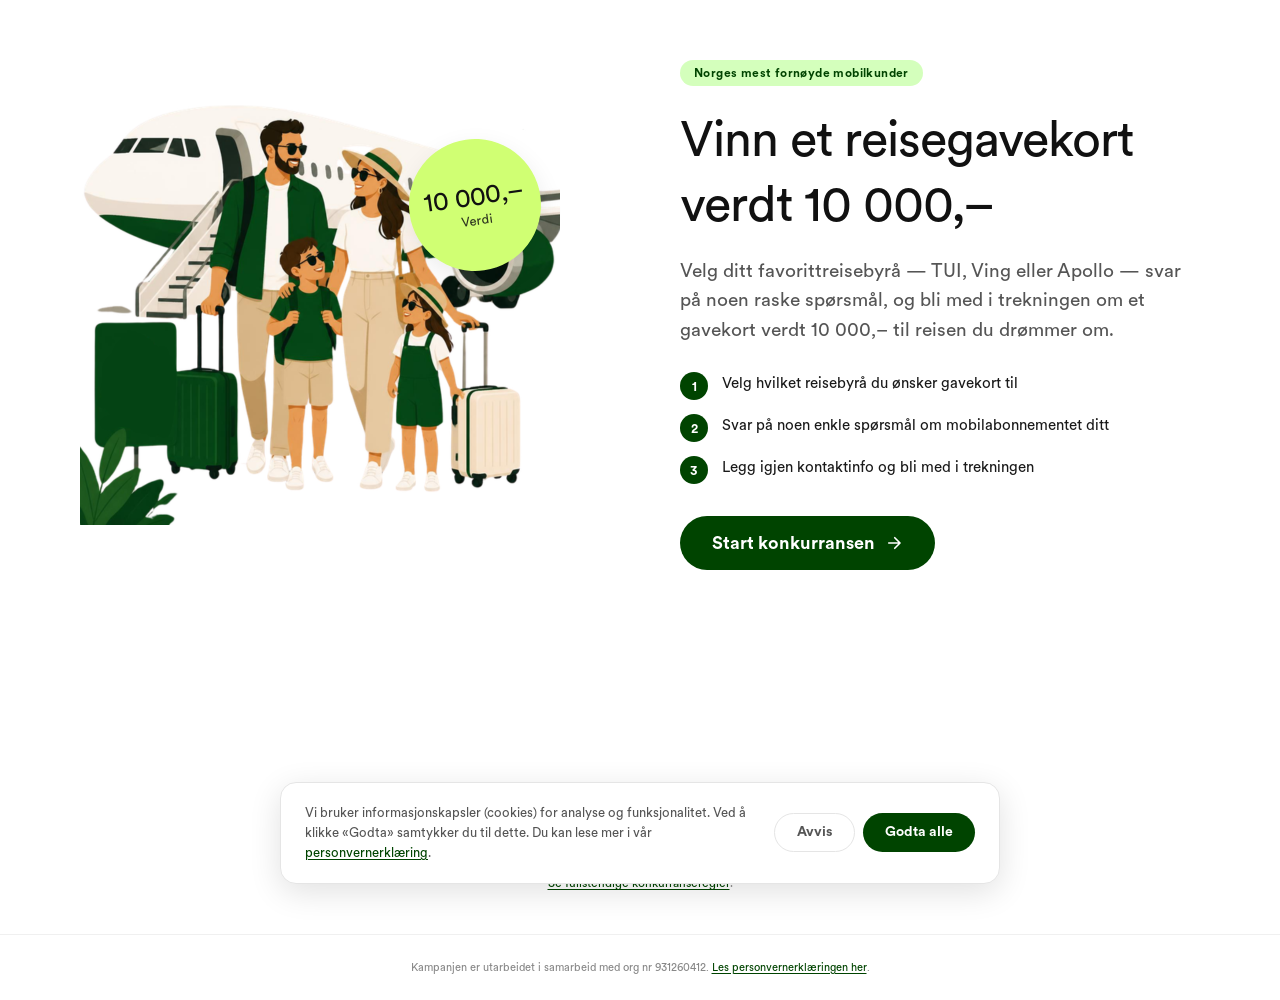
<file: reise/index.html>
<!DOCTYPE html>
<html lang="no">
<head>
  <meta charset="UTF-8" />
  <meta name="viewport" content="width=device-width, initial-scale=1.0"/>
  <title>Vinn et reisegavekort verdt 10 000,–</title>

  <!-- Meta Pixel Code — CONSENT-GATED: only loads after cookie acceptance -->
  <script>
  /**
   * META PIXEL — consent-gated implementation.
   *
   * Flow:
   *   1. Pixel does NOT load on page load (GDPR).
   *   2. When user clicks "Godta alle" → acceptCookies() → loadMetaPixel().
   *   3. loadMetaPixel() injects fbevents.js, inits pixel, fires PageView.
   *   4. Returning visitors (cookie_consent=accepted) load pixel immediately.
   *   5. Lead event fires on successful form submission via firePixelEvent().
   *   6. If cookies were declined/not yet accepted, firePixelEvent() is a safe no-op.
   */

  // Flag: has the pixel been loaded and initialised?
  window._metaPixelLoaded = false;
  // Flag: prevent the same event from firing twice in one action
  window._pixelEventFired = {};

  function loadMetaPixel() {
    if (window._metaPixelLoaded) return;
    window._metaPixelLoaded = true;

    // Standard Meta Pixel base code
    !function(f,b,e,v,n,t,s)
    {if(f.fbq && f.fbq.loaded)return;n=f.fbq=function(){n.callMethod?
    n.callMethod.apply(n,arguments):n.queue.push(arguments)};
    if(!f._fbq)f._fbq=n;n.push=n;n.loaded=!0;n.version='2.0';
    n.queue=[];t=b.createElement(e);t.async=!0;
    t.src=v;s=b.getElementsByTagName(e)[0];
    s.parentNode.insertBefore(t,s)}(window, document,'script',
    'https://connect.facebook.net/en_US/fbevents.js');

    fbq('init', '1356370719684682');
    fbq('track', 'PageView');

    // Inject noscript pixel as fallback (1×1 tracking image)
    var ns = document.createElement('img');
    ns.height = 1; ns.width = 1; ns.style.display = 'none';
    ns.src = 'https://www.facebook.com/tr?id=1356370719684682&ev=PageView&noscript=1';
    document.body.appendChild(ns);
  }

  /**
   * firePixelEvent — safe wrapper for tracking.
   * Only fires if user consented (pixel loaded). Deduplicates within a page
   * session so the same event can't fire twice on one form submission.
   *
   * @param {string} eventName  e.g. 'Lead', 'CompleteRegistration'
   * @param {object} [params]   optional event parameters
   */
  function firePixelEvent(eventName, params) {
    if (!window._metaPixelLoaded) return;           // No consent → silent no-op
    if (window._pixelEventFired[eventName]) return;  // Already fired → skip
    window._pixelEventFired[eventName] = true;

    try {
      if (params) {
        fbq('track', eventName, params);
      } else {
        fbq('track', eventName);
      }
    } catch (e) {
      console.warn('Meta Pixel event failed:', eventName, e);
    }
  }

  // Auto-load pixel if user previously consented (returning visitor)
  if (document.cookie.indexOf('cookie_consent=accepted') !== -1) {
    loadMetaPixel();
  }
  </script>
  <!-- End Meta Pixel Code -->

  <!--
    BRAND FONT: CircularXX — brand typeface.
    WOFF loaded first (smallest), OTF as fallback for older browsers.
    Montserrat kept as a Google Fonts fallback in case font files fail to load.
  -->
  <link rel="preconnect" href="https://fonts.googleapis.com">
  <link rel="preconnect" href="https://fonts.gstatic.com" crossorigin>
  <link href="https://fonts.googleapis.com/css2?family=Montserrat:wght@400;500;700&display=swap" rel="stylesheet">

  <style>
    /* ═══ CircularXX — brand typeface (titles, body) ═══ */
    @font-face {
      font-family: 'CircularXX';
      src: url('/assets/fonts/CircularXX-Book.woff') format('woff'),
           url('/assets/fonts/CircularXX-Book.otf')  format('opentype');
      font-weight: 400;
      font-style: normal;
      font-display: swap;
    }
    @font-face {
      font-family: 'CircularXX';
      src: url('/assets/fonts/CircularXX-Bold.woff') format('woff'),
           url('/assets/fonts/CircularXX-Bold.otf')  format('opentype');
      font-weight: 700;
      font-style: normal;
      font-display: swap;
    }
    /* ═══ Circular Pro — used for CTA buttons per brand spec ═══ */
    @font-face {
      font-family: 'CircularPro';
      src: url('/assets/fonts/CircularPro-Bold.woff') format('woff'),
           url('/assets/fonts/CircularPro-Bold.otf')  format('opentype');
      font-weight: 700;
      font-style: normal;
      font-display: swap;
    }
  </style>

  <style>
    *, *::before, *::after { box-sizing: border-box; margin: 0; padding: 0; }

    /* ═══════════════════════════════════════════════════════════
       BRAND TOKENS
       Colors per brand guide — DO NOT change these values.
       =══════════════════════════════════════════════════════════ */
    :root {
      /* Primary brand greens */
      --tm-green:        #004400;   /* Primary CTA, dark green */
      --tm-green-hover:  #006600;
      --tm-green-light:  #D4FFBC;   /* Approved light bg */
      --tm-green-pale:   #EFFAE9;   /* Palest green (Template C alt bg) */

      /* Accents */
      --tm-lime:         #D0FF73;   /* Value-bomb / decorative */
      --tm-purple:       #9094FF;   /* Alternate value-bomb */

      /* Neutrals */
      --tm-black:        #111;
      --tm-text:         #1a1a1a;
      --tm-text-muted:   #555;
      --tm-border:       #E5E5E5;   /* 1px outline on input containers */
      --tm-error:        #C8102E;

      /* Typography — CircularXX (brand font), Montserrat fallback */
      --font: 'CircularXX', 'Montserrat', system-ui, -apple-system, sans-serif;
      /* Button font — Circular Pro per brand guide CTA spec */
      --font-button: 'CircularPro', 'CircularXX', 'Montserrat', system-ui, -apple-system, sans-serif;
    }

    html, body {
      font-family: var(--font);
      background: #fff;
      color: var(--tm-text);
      -webkit-font-smoothing: antialiased;
      -moz-osx-font-smoothing: grayscale;
    }

    body { min-height: 100vh; overflow-x: hidden; }

    /* ═══════════════════════════════════════════════════════════
       PROGRESS BAR
       =══════════════════════════════════════════════════════════ */
    .progress-wrap {
      background: #fff;
      padding: 12px 40px;
      border-bottom: 1px solid #f0f0f0;
      display: none;
    }
    .progress-wrap.visible { display: block; }
    .progress-inner { max-width: 1440px; margin: 0 auto; }
    .progress-label {
      font-size: 12px;
      color: #888;
      margin-bottom: 6px;
      font-weight: 400;
    }
    .progress-bar {
      height: 4px;
      background: #f0f0f0;
      border-radius: 4px;
      overflow: hidden;
    }
    .progress-fill {
      height: 100%;
      background: var(--tm-green);
      border-radius: 4px;
      transition: width 0.4s cubic-bezier(0.16, 1, 0.3, 1);
    }

    /* ═══════════════════════════════════════════════════════════
       SCREEN VISIBILITY
       =══════════════════════════════════════════════════════════ */
    .screen { display: none; }
    .screen.active { display: block; }

    /* ═══════════════════════════════════════════════════════════
       SCREEN 1 — LANDING (Template B layout)
       Image on left, title/body/CTA on right. White background.
       =══════════════════════════════════════════════════════════ */
    .landing {
      background: #fff;
      min-height: calc(100vh - 64px);
    }

    .landing-inner {
      max-width: 1280px;
      margin: 0 auto;
      padding: 60px 40px;
      display: grid;
      grid-template-columns: 1fr 1fr;
      gap: 80px;
      align-items: center;
    }

    /* Left: image + value bomb */
    .hero-image-wrap {
      display: flex;
      align-items: center;
      justify-content: center;
      min-height: 420px;
    }
    .hero-image-box {
      position: relative;
      display: inline-block;
      max-width: 480px;
      width: 100%;
    }
    .hero-image {
      width: 100%;
      height: auto;
      display: block;
    }

    /* Value bomb — graphic circle.
       Per brand: lime (#D0FF73) or purple (#9094FF), black text, CircularXX Book.
       Format prices as 1000,– (not "kr 1000" or "1000 kr"). */
    .value-bomb {
      position: absolute;
      top: 8%;
      right: 4%;
      width: 132px;
      height: 132px;
      background: var(--tm-lime);
      border-radius: 50%;
      display: flex;
      flex-direction: column;
      align-items: center;
      justify-content: center;
      color: var(--tm-black);
      font-weight: 400;
      transform: rotate(-8deg);
      box-shadow: 0 8px 24px rgba(0, 0, 0, 0.08);
    }
    .value-bomb-amount {
      font-size: 26px;
      font-weight: 400;
      letter-spacing: -0.5px;
      line-height: 1;
    }
    .value-bomb-label {
      font-size: 13px;
      font-weight: 400;
      margin-top: 4px;
      opacity: 0.85;
    }

    /* Right: copy column */
    .hero-copy { max-width: 520px; }

    .hero-eyebrow {
      display: inline-flex;
      align-items: center;
      gap: 8px;
      background: var(--tm-green-light);
      padding: 6px 14px;
      border-radius: 999px;
      font-size: 12px;
      font-weight: 700;
      color: var(--tm-green);
      letter-spacing: 0.4px;
      margin-bottom: 20px;
    }

    h1.hero-title {
      font-family: var(--font);
      font-weight: 400;            /* per brand: Book, NOT bold on titles */
      font-size: 50px;
      line-height: 1.3;
      color: var(--tm-black);
      letter-spacing: -1px;
      margin-bottom: 20px;
    }

    .hero-body {
      font-size: 19px;
      font-weight: 400;
      line-height: 1.55;
      color: var(--tm-text-muted);
      margin-bottom: 28px;
    }

    /* Steps list */
    .hero-steps {
      list-style: none;
      margin-bottom: 32px;
      display: flex;
      flex-direction: column;
      gap: 14px;
    }
    .hero-steps li {
      display: flex;
      align-items: flex-start;
      gap: 14px;
      font-size: 15px;
      color: var(--tm-text);
      line-height: 1.5;
    }
    .step-num {
      flex-shrink: 0;
      width: 28px; height: 28px;
      background: var(--tm-green);
      color: #fff;
      border-radius: 50%;
      display: flex; align-items: center; justify-content: center;
      font-size: 13px;
      font-weight: 700;
    }

    /* ═══════════════════════════════════════════════════════════
       PRIMARY CTA BUTTON (per brand spec)
       Brand green #004400, 18px, 50px corner radius,
       no exclamation marks, no all-caps.
       =══════════════════════════════════════════════════════════ */
    .btn-primary {
      display: inline-flex;
      align-items: center;
      gap: 10px;
      background: var(--tm-green);
      color: #fff;
      border: none;
      padding: 16px 32px;
      font-size: 18px;
      font-weight: 700;
      font-family: var(--font-button);
      border-radius: 999px;        /* fully rounded — 50px+ */
      cursor: pointer;
      transition: background 0.2s, transform 0.1s;
      text-decoration: none;
    }
    .btn-primary:hover { background: var(--tm-green-hover); }
    .btn-primary:active { transform: translateY(1px); }
    .btn-primary:disabled,
    .btn-primary.disabled {
      background: #e0e0e0;
      color: #999;
      cursor: not-allowed;
    }
    .btn-primary svg { stroke: currentColor; }


    /* Legal text below landing */
    .legal-text {
      max-width: 800px;
      margin: 0 auto;
      padding: 0 40px 40px;
      font-size: 12px;
      color: #888;
      line-height: 1.6;
      text-align: center;
    }
    .legal-text a, .legal-text button.modal-link {
      color: var(--tm-green);
      text-decoration: underline;
      text-underline-offset: 2px;
    }

    /* ═══════════════════════════════════════════════════════════
       QUIZ SCREENS (Screens 2, 3, 4)
       White background per brand. CTAs in green #004400.
       =══════════════════════════════════════════════════════════ */
    .quiz-screen {
      background: #fff;
      min-height: calc(100vh - 120px);
      display: flex;
      flex-direction: column;
      align-items: center;
      justify-content: center;
      padding: 60px 24px;
    }

    .quiz-inner {
      width: 100%;
      max-width: 720px;
    }

    .quiz-question {
      font-family: var(--font);
      font-weight: 400;
      font-size: 42px;
      color: var(--tm-black);
      text-align: center;
      margin-bottom: 40px;
      letter-spacing: -0.8px;
      line-height: 1.25;
    }

    .choice-grid {
      display: grid;
      grid-template-columns: 1fr 1fr;
      gap: 12px;
    }
    .choice-btn {
      background: #fff;
      color: var(--tm-text);
      border: 2px solid var(--tm-border);
      border-radius: 16px;
      padding: 22px 24px;
      font-size: 17px;
      font-weight: 400;
      font-family: var(--font);
      cursor: pointer;
      text-align: left;
      transition: all 0.15s;
    }
    .choice-btn:hover {
      border-color: var(--tm-green);
      background: var(--tm-green-pale);
      transform: translateY(-1px);
    }
    .choice-btn.full { grid-column: 1 / -1; }

    /* Yes/No tiles */
    .yn-grid {
      display: grid;
      grid-template-columns: 1fr 1fr;
      gap: 16px;
      max-width: 560px;
      margin: 0 auto;
    }
    .yn-btn {
      background: #fff;
      border: 2px solid var(--tm-border);
      border-radius: 20px;
      padding: 40px 20px;
      cursor: pointer;
      transition: all 0.15s;
      display: flex;
      flex-direction: column;
      align-items: center;
      gap: 16px;
      font-family: var(--font);
    }
    .yn-btn:hover {
      border-color: var(--tm-green);
      background: var(--tm-green-pale);
      transform: translateY(-2px);
    }
    .yn-icon {
      width: 56px; height: 56px;
      border-radius: 50%;
      display: flex; align-items: center; justify-content: center;
      font-size: 26px;
      font-weight: 700;
    }
    .yn-icon.yes { background: var(--tm-green-light); color: var(--tm-green); }
    .yn-icon.no  { background: #FFE5E5; color: var(--tm-error); }
    .yn-label {
      font-size: 22px;
      font-weight: 700;
      color: var(--tm-text);
    }

    .quiz-footer {
      text-align: center;
      margin-top: 48px;
      font-size: 11px;
      color: #aaa;
    }
    .quiz-footer a, .quiz-footer button.modal-link { color: #888; }

    /* ═══════════════════════════════════════════════════════════
       FORM SCREEN (Screen 5)
       Per brand: input container w/ 1px grey outline, 16px corners,
       white background. Inputs stacked tidy. Max 6 fields.
       =══════════════════════════════════════════════════════════ */
    .form-screen {
      background: #fff;
      min-height: calc(100vh - 120px);
      display: flex;
      align-items: center;
      justify-content: center;
      padding: 60px 24px;
    }

    .form-card {
      width: 100%;
      max-width: 520px;
    }

    .form-title {
      font-family: var(--font);
      font-weight: 400;
      font-size: 36px;
      color: var(--tm-black);
      margin-bottom: 8px;
      letter-spacing: -0.5px;
      line-height: 1.25;
      text-align: center;
    }
    .form-sub {
      font-size: 17px;
      color: var(--tm-text-muted);
      text-align: center;
      margin-bottom: 32px;
      line-height: 1.5;
    }

    /* Input container per brand: white bg, 1px grey outline, 16px radius */
    .form-fields {
      background: #fff;
      border: 1px solid var(--tm-border);
      border-radius: 16px;
      padding: 24px;
      margin-bottom: 20px;
    }

    .field-label {
      display: block;
      font-size: 15px;
      font-weight: 400;
      color: var(--tm-text);
      margin-bottom: 6px;
    }

    .field {
      width: 100%;
      padding: 14px 16px;
      font-size: 17px;
      font-family: var(--font);
      color: var(--tm-text);
      background: #fff;
      border: 1px solid var(--tm-border);
      border-radius: 12px;
      outline: none;
      transition: border-color 0.15s;
      margin-bottom: 14px;
    }
    .field::placeholder { color: #aaa; }
    .field:focus { border-color: var(--tm-green); }
    .field.error { border-color: var(--tm-error); }

    .field-row {
      display: grid;
      grid-template-columns: 1fr;
      gap: 0;
    }

    .phone-wrap {
      display: flex;
      align-items: stretch;
      border: 1px solid var(--tm-border);
      border-radius: 12px;
      margin-bottom: 14px;
      overflow: hidden;
      transition: border-color 0.15s;
    }
    .phone-wrap.focused { border-color: var(--tm-green); }
    .phone-wrap.error { border-color: var(--tm-error); }
    .phone-prefix {
      display: flex; align-items: center; gap: 6px;
      padding: 0 14px;
      background: #f9f9f9;
      border-right: 1px solid var(--tm-border);
      font-size: 14px;
      color: var(--tm-text-muted);
      font-weight: 400;
    }
    .phone-wrap input {
      flex: 1;
      padding: 14px 16px;
      font-size: 15px;
      font-family: var(--font);
      border: none;
      outline: none;
      background: transparent;
    }

    .error-msg {
      color: var(--tm-error);
      font-size: 12px;
      margin-top: -10px;
      margin-bottom: 12px;
      display: none;
      padding-left: 4px;
    }
    .error-msg.visible { display: block; }

    /* Consent checkboxes */
    .consent-block {
      margin-top: 4px;
    }
    .consent-row {
      display: flex;
      align-items: flex-start;
      gap: 12px;
      margin-bottom: 14px;
    }
    .consent-row input[type="checkbox"] {
      appearance: none;
      -webkit-appearance: none;
      width: 22px; height: 22px; min-width: 22px;
      border: 2px solid #ccc;
      border-radius: 6px;
      background: #fff;
      cursor: pointer;
      margin-top: 1px;
      position: relative;
      transition: all 0.15s;
      flex-shrink: 0;
    }
    .consent-row input[type="checkbox"]:checked {
      background: var(--tm-green);
      border-color: var(--tm-green);
    }
    .consent-row input[type="checkbox"]:checked::after {
      content: '';
      position: absolute;
      left: 5px; top: 1px;
      width: 6px; height: 11px;
      border: 2px solid #fff;
      border-top: none; border-left: none;
      transform: rotate(45deg);
    }
    .consent-text {
      font-size: 13px;
      color: var(--tm-text-muted);
      line-height: 1.55;
      cursor: pointer;
      user-select: none;
    }
    .consent-text strong { color: var(--tm-text); font-weight: 700; }
    .consent-required { color: #999; font-size: 11px; }

    .btn-submit {
      width: 100%;
      background: var(--tm-green);
      color: #fff;
      border: none;
      padding: 18px;
      font-size: 18px;
      font-weight: 700;
      font-family: var(--font-button);
      border-radius: 999px;        /* per brand: 50+ corner radius */
      cursor: pointer;
      transition: background 0.2s, transform 0.1s;
      margin-top: 8px;
    }
    .btn-submit:hover:not(:disabled) { background: var(--tm-green-hover); }
    .btn-submit:disabled { opacity: 0.6; cursor: not-allowed; }

    .form-footer {
      text-align: center;
      margin-top: 18px;
      font-size: 11px;
      color: #888;
      line-height: 1.6;
    }
    .form-footer button.modal-link { color: var(--tm-green); }

    /* ═══════════════════════════════════════════════════════════
       CONFIRMATION SCREENS (Screens 6 & 7)
       Per brand "Confirmation Page B": light green bg #D4FFBC,
       success icon 72×72 above title, body text.
       =══════════════════════════════════════════════════════════ */
    .confirm-screen {
      background: var(--tm-green-light);
      min-height: calc(100vh - 64px);
      display: flex;
      align-items: center;
      justify-content: center;
      padding: 60px 24px;
    }
    .confirm-screen.disqualified { background: #fff; }

    .confirm-card {
      max-width: 600px;
      width: 100%;
      text-align: center;
    }

    .confirm-icon {
      width: 72px; height: 72px;
      margin: 0 auto 24px;
      background: var(--tm-green);
      border-radius: 50%;
      display: flex; align-items: center; justify-content: center;
    }
    .confirm-icon svg { width: 36px; height: 36px; stroke: var(--tm-lime); fill: none; }
    .confirm-icon.sad { background: #fff; border: 2px solid var(--tm-border); }
    .confirm-icon.sad svg { stroke: #888; }

    .confirm-title {
      font-family: var(--font);
      font-weight: 400;
      font-size: 42px;
      color: var(--tm-black);
      letter-spacing: -0.8px;
      margin-bottom: 16px;
      line-height: 1.2;
    }

    .confirm-sub {
      font-size: 19px;
      color: var(--tm-text);
      line-height: 1.55;
      margin-bottom: 32px;
      font-weight: 400;
    }

    .confirm-prize-block {
      background: #fff;
      border-radius: 16px;
      padding: 24px;
      margin-bottom: 24px;
      text-align: left;
      display: flex;
      align-items: center;
      gap: 16px;
    }
    .confirm-prize-icon {
      width: 56px; height: 56px;
      flex-shrink: 0;
      background: var(--tm-lime);
      border-radius: 50%;
      display: flex;
      align-items: center;
      justify-content: center;
    }
    .confirm-prize-icon svg { width: 28px; height: 28px; }

    .confirm-prize-label {
      font-size: 12px;
      text-transform: uppercase;
      letter-spacing: 0.6px;
      color: #888;
      margin-bottom: 4px;
      font-weight: 700;
    }
    .confirm-prize-amount {
      font-size: 22px;
      font-weight: 700;
      color: var(--tm-green);
      letter-spacing: -0.3px;
      line-height: 1.2;
    }
    .confirm-prize-sub {
      font-size: 13px;
      color: var(--tm-text-muted);
      margin-top: 2px;
    }

    .confirm-disclaimer {
      font-size: 12px;
      color: #777;
      line-height: 1.6;
    }
    .confirm-disclaimer a {
      color: var(--tm-green);
      text-decoration: underline;
    }

    /* ═══════════════════════════════════════════════════════════
       SITE FOOTER
       =══════════════════════════════════════════════════════════ */
    .site-footer {
      background: #fff;
      border-top: 1px solid #f0f0f0;
      padding: 24px 40px;
      text-align: center;
      font-size: 11px;
      color: #888;
      line-height: 1.6;
    }
    .site-footer a, .site-footer button.modal-link {
      color: var(--tm-green);
      text-decoration: underline;
      text-underline-offset: 2px;
    }

    /* ═══════════════════════════════════════════════════════════
       MODALS
       =══════════════════════════════════════════════════════════ */
    .modal-overlay {
      display: none;
      position: fixed;
      inset: 0;
      background: rgba(0, 0, 0, 0.5);
      z-index: 1000;
      align-items: center;
      justify-content: center;
      padding: 20px;
    }
    .modal-overlay.open { display: flex; }

    .modal-box {
      background: #fff;
      border-radius: 20px;
      padding: 36px 40px;
      max-width: 600px;
      width: 100%;
      max-height: 80vh;
      overflow-y: auto;
      position: relative;
    }

    .modal-close {
      position: absolute;
      top: 16px; right: 20px;
      background: none;
      border: none;
      font-size: 22px;
      cursor: pointer;
      color: #888;
      line-height: 1;
    }
    .modal-close:hover { color: #333; }

    .modal-title {
      font-family: var(--font);
      font-weight: 400;
      font-size: 26px;
      color: var(--tm-black);
      letter-spacing: -0.5px;
      margin-bottom: 20px;
    }

    .modal-section { margin-bottom: 18px; }
    .modal-section h3 {
      font-size: 13px;
      font-weight: 700;
      color: var(--tm-text);
      margin-bottom: 6px;
      text-transform: uppercase;
      letter-spacing: 0.5px;
    }
    .modal-section p,
    .modal-section li {
      font-size: 13px;
      color: var(--tm-text-muted);
      line-height: 1.65;
    }
    .modal-section ul { padding-left: 18px; }

    button.modal-link {
      color: var(--tm-green);
      background: none;
      border: none;
      font-family: inherit;
      font-size: inherit;
      padding: 0;
      cursor: pointer;
      text-decoration: underline;
      text-underline-offset: 2px;
    }

    /* ═══════════════════════════════════════════════════════════
       COOKIE BANNER
       =══════════════════════════════════════════════════════════ */
    .cookie-banner {
      display: none;
      position: fixed;
      bottom: 16px; left: 16px; right: 16px;
      max-width: 720px;
      margin: 0 auto;
      background: #fff;
      border: 1px solid var(--tm-border);
      border-radius: 16px;
      padding: 20px 24px;
      z-index: 999;
      align-items: center;
      justify-content: space-between;
      gap: 20px;
      flex-wrap: wrap;
      box-shadow: 0 8px 32px rgba(0, 0, 0, 0.12);
    }
    .cookie-banner.show { display: flex; }

    .cookie-text {
      font-size: 13px;
      color: var(--tm-text-muted);
      line-height: 1.55;
      flex: 1;
      min-width: 250px;
    }
    .cookie-text button.modal-link { color: var(--tm-green); }

    .cookie-btns {
      display: flex;
      gap: 8px;
      flex-wrap: wrap;
    }

    .cookie-accept {
      background: var(--tm-green);
      color: #fff;
      border: none;
      padding: 10px 22px;
      border-radius: 999px;
      font-size: 14px;
      font-weight: 700;
      font-family: var(--font-button);
      cursor: pointer;
    }
    .cookie-accept:hover { background: var(--tm-green-hover); }

    .cookie-decline {
      background: transparent;
      color: var(--tm-text-muted);
      border: 1px solid var(--tm-border);
      padding: 10px 22px;
      border-radius: 999px;
      font-size: 14px;
      font-family: var(--font-button);
      cursor: pointer;
    }
    .cookie-decline:hover { border-color: #888; }

    /* ═══════════════════════════════════════════════════════════
       ANIMATIONS
       =══════════════════════════════════════════════════════════ */
    .fade-in { animation: fadeUp 0.45s cubic-bezier(0.16, 1, 0.3, 1) both; }
    @keyframes fadeUp {
      from { opacity: 0; transform: translateY(12px); }
      to   { opacity: 1; transform: translateY(0); }
    }

    /* ═══════════════════════════════════════════════════════════
       MOBILE RESPONSIVE — per brand: title 38px on mobile
       =══════════════════════════════════════════════════════════ */
    /* 3-option grid for betaler question */
    .yn-grid-3 {
      display: grid;
      grid-template-columns: 1fr 1fr 1fr;
      gap: 16px;
      max-width: 720px;
      margin: 0 auto;
    }

    /* ═══ Date-of-birth scroll selectors ═══ */
    .dob-picker {
      display: flex;
      gap: 12px;
      max-width: 480px;
      margin: 0 auto 32px;
      justify-content: center;
    }
    .dob-col {
      display: flex;
      flex-direction: column;
      align-items: center;
      flex: 1;
      max-width: 150px;
    }
    .dob-label {
      font-size: 13px;
      font-weight: 700;
      color: var(--tm-text-muted);
      text-transform: uppercase;
      letter-spacing: 0.5px;
      margin-bottom: 8px;
    }
    .dob-select {
      width: 100%;
      padding: 16px 12px;
      font-size: 18px;
      font-family: var(--font);
      color: var(--tm-text);
      background: #fff;
      border: 2px solid var(--tm-border);
      border-radius: 14px;
      outline: none;
      transition: border-color 0.15s;
      cursor: pointer;
      text-align: center;
      appearance: none;
      -webkit-appearance: none;
      -moz-appearance: none;
      background-image: url("data:image/svg+xml,%3Csvg xmlns='http://www.w3.org/2000/svg' width='12' height='8' viewBox='0 0 12 8'%3E%3Cpath fill='%23888' d='M1.4 0L6 4.6 10.6 0 12 1.4 6 7.4 0 1.4z'/%3E%3C/svg%3E");
      background-repeat: no-repeat;
      background-position: right 14px center;
      padding-right: 36px;
    }
    .dob-select:focus {
      border-color: var(--tm-green);
    }
    .dob-select.placeholder {
      color: #aaa;
    }
    .dob-error {
      color: var(--tm-error);
      font-size: 14px;
      text-align: center;
      margin-bottom: 20px;
      min-height: 20px;
    }
    .dob-submit {
      display: inline-flex;
      align-items: center;
      gap: 10px;
      background: var(--tm-green);
      color: #fff;
      border: none;
      padding: 16px 40px;
      font-size: 18px;
      font-weight: 700;
      font-family: var(--font-button);
      border-radius: 999px;
      cursor: pointer;
      transition: background 0.2s, transform 0.1s;
      margin: 0 auto;
      display: block;
      text-align: center;
    }
    .dob-submit:hover { background: var(--tm-green-hover); }
    .dob-submit:active { transform: translateY(1px); }
    .dob-submit:disabled {
      background: #e0e0e0;
      color: #999;
      cursor: not-allowed;
    }

    @media (max-width: 900px) {
      .progress-wrap { padding: 10px 20px; }
      .landing-inner {
        grid-template-columns: 1fr;
        gap: 32px;
        padding: 32px 20px;
      }
      .hero-image-wrap { order: -1; min-height: 280px; }
      .hero-image-box { max-width: 320px; }
      .value-bomb {
        width: 104px; height: 104px;
        top: 0; right: 0;
      }
      .value-bomb-amount { font-size: 20px; }
      .value-bomb-label { font-size: 11px; }

      h1.hero-title { font-size: 42px; letter-spacing: -0.5px; }
      .hero-body { font-size: 18px; }

      .quiz-question { font-size: 28px; }
      .choice-grid { grid-template-columns: 1fr; }
      .yn-grid-3 { grid-template-columns: 1fr; max-width: 400px; }

      .dob-picker { gap: 8px; }
      .dob-select { padding: 14px 10px; font-size: 16px; padding-right: 32px; }

      .form-title { font-size: 26px; }
      .form-sub { font-size: 14px; }
      .form-fields { padding: 20px; }

      .confirm-title { font-size: 30px; }
      .confirm-sub { font-size: 16px; }

      .legal-text { padding: 0 20px 32px; }
      .site-footer { padding: 20px 20px; }
      .modal-box { padding: 28px 22px; }
      .cookie-banner { left: 12px; right: 12px; padding: 16px 18px; }
    }

    @media (max-width: 480px) {
      h1.hero-title { font-size: 32px; }
      .quiz-question { font-size: 24px; }
      .confirm-title { font-size: 26px; }
      .form-title { font-size: 22px; }
    }
  </style>
</head>
<body>

<!-- Progress bar (hidden on landing) -->
<div class="progress-wrap" id="progress-wrap">
  <div class="progress-inner">
    <div class="progress-label" id="progress-label">Spørsmål 1 av 3</div>
    <div class="progress-bar"><div class="progress-fill" id="progress-fill" style="width: 33%"></div></div>
  </div>
</div>

<!-- ════════════════════════════════════════════════════════════
     SCREEN 1 — LANDING (Template B)
     ════════════════════════════════════════════════════════════ -->
<div id="screen-1" class="screen active">
  <section class="landing">
    <div class="landing-inner">

      <!-- LEFT: Travel illustration with value-bomb overlay -->
      <div class="hero-image-wrap fade-in">
        <div class="hero-image-box">
          <img class="hero-image" src="/assets/hero-reise.png" alt="Familie på vei på ferie med fly og bagasje" />
          <!-- Value bomb (graphic circle) per brand: lime, black text, format 10 000,– -->
          <div class="value-bomb" aria-hidden="true">
            <span class="value-bomb-amount">10 000,–</span>
            <span class="value-bomb-label">Verdi</span>
          </div>
        </div>
      </div>

      <!-- RIGHT: Copy column -->
      <div class="hero-copy fade-in">
        <span class="hero-eyebrow">Norges mest fornøyde mobilkunder</span>
        <h1 class="hero-title">
          Vinn et reisegavekort verdt 10 000,–
        </h1>
        <p class="hero-body">
          Velg ditt favorittreisebyrå — TUI, Ving eller Apollo — svar på noen raske spørsmål, og bli med i trekningen om et gavekort verdt 10 000,– til reisen du drømmer om.
        </p>

        <ul class="hero-steps">
          <li><span class="step-num">1</span><span>Velg hvilket reisebyrå du ønsker gavekort til</span></li>
          <li><span class="step-num">2</span><span>Svar på noen enkle spørsmål om mobilabonnementet ditt</span></li>
          <li><span class="step-num">3</span><span>Legg igjen kontaktinfo og bli med i trekningen</span></li>
        </ul>

        <button class="btn-primary" onclick="goTo(2)">
          Start konkurransen
          <svg width="18" height="18" viewBox="0 0 24 24" fill="none" stroke-width="2.2" stroke-linecap="round" stroke-linejoin="round">
            <path d="M5 12h14M13 5l7 7-7 7"/>
          </svg>
        </button>
      </div>

    </div>
  </section>

  <!-- Legal text -->
  <div class="legal-text">
    Premien er et reisegavekort til en verdi av 10 000,– hos valgfritt reisebyrå (TUI, Ving eller Apollo). Konkurransen går fra 10. april 2026 til og med 10. april 2027. Trekningen av vinneren og utdelingen av premien håndteres av org nr 931260412. <button class="modal-link" onclick="openModal('privacy-modal')">Les om personvern her</button>. <button class="modal-link" onclick="openModal('rules-modal')">Se fullstendige konkurranseregler</button>.
  </div>

  <footer class="site-footer">
    Kampanjen er utarbeidet i samarbeid med org nr 931260412. <button class="modal-link" onclick="openModal('privacy-modal')">Les personvernerklæringen her</button>.
  </footer>
</div>

<!-- ════════════════════════════════════════════════════════════
     SCREEN 2 — REISEBYRÅ
     ════════════════════════════════════════════════════════════ -->
<div id="screen-2" class="screen">
  <div class="quiz-screen">
    <div class="quiz-inner fade-in">
      <h2 class="quiz-question">Hvilket reisebyrå ønsker du å motta gavekortet fra?</h2>
      <div class="choice-grid">
        <button class="choice-btn" onclick="answer('butikk','TUI'); goTo(3)">TUI</button>
        <button class="choice-btn" onclick="answer('butikk','Apollo'); goTo(3)">Apollo</button>
        <button class="choice-btn" onclick="answer('butikk','Ving'); goTo(3)">Ving</button>
        <button class="choice-btn full" onclick="answer('butikk','Annet'); goTo(3)">Annet</button>
      </div>
      <div class="quiz-footer">
        Kampanjen er utarbeidet i samarbeid med org nr 931260412. <button class="modal-link" onclick="openModal('privacy-modal')">Les personvernerklæringen her</button>.
      </div>
    </div>
  </div>
</div>

<!-- ════════════════════════════════════════════════════════════
     SCREEN 3 — JA / NEI
     ════════════════════════════════════════════════════════════ -->
<div id="screen-3" class="screen">
  <div class="quiz-screen">
    <div class="quiz-inner fade-in">
      <h2 class="quiz-question">Betaler du mobilabonnement for deg selv?</h2>
      <div class="yn-grid">
        <button class="yn-btn" onclick="answer('betaler','Ja'); goTo(4)">
          <div class="yn-icon yes">
            <svg width="28" height="28" viewBox="0 0 24 24" fill="none" stroke="currentColor" stroke-width="3" stroke-linecap="round" stroke-linejoin="round"><path d="M20 6 9 17l-5-5"/></svg>
          </div>
          <span class="yn-label" style="font-size:17px;">Ja, betaler for meg selv</span>
        </button>
        <button class="yn-btn" onclick="answer('betaler','Betaler ikke for meg selv'); goTo(4)">
          <div class="yn-icon no">
            <svg width="28" height="28" viewBox="0 0 24 24" fill="none" stroke="currentColor" stroke-width="3" stroke-linecap="round" stroke-linejoin="round"><path d="M18 6 6 18M6 6l12 12"/></svg>
          </div>
          <span class="yn-label" style="font-size:17px;">Nei, betaler ikke for meg selv.</span>
        </button>
      </div>
      <div class="quiz-footer">
        Kampanjen er utarbeidet i samarbeid med org nr 931260412. <button class="modal-link" onclick="openModal('privacy-modal')">Les personvernerklæringen her</button>.
      </div>
    </div>
  </div>
</div>

<!-- ════════════════════════════════════════════════════════════
     SCREEN 4 — ALDER (date-of-birth picker)
     ════════════════════════════════════════════════════════════ -->
<div id="screen-4" class="screen">
  <div class="quiz-screen">
    <div class="quiz-inner fade-in">
      <h2 class="quiz-question">Hvor gammel er du?</h2>

      <div class="dob-picker">
        <div class="dob-col">
          <span class="dob-label">Dag</span>
          <select class="dob-select placeholder" id="dob-day" onchange="dobChanged(this)">
            <option value="" disabled selected>Dag</option>
          </select>
        </div>
        <div class="dob-col">
          <span class="dob-label">Måned</span>
          <select class="dob-select placeholder" id="dob-month" onchange="dobChanged(this)">
            <option value="" disabled selected>Måned</option>
          </select>
        </div>
        <div class="dob-col">
          <span class="dob-label">År</span>
          <select class="dob-select placeholder" id="dob-year" onchange="dobChanged(this)">
            <option value="" disabled selected>År</option>
          </select>
        </div>
      </div>

      <div class="dob-error" id="dob-error"></div>

      <button class="dob-submit" id="dob-next-btn" disabled onclick="submitAge()">
        Neste
        <svg width="18" height="18" viewBox="0 0 24 24" fill="none" stroke="currentColor" stroke-width="2.2" stroke-linecap="round" stroke-linejoin="round" style="vertical-align:middle;margin-left:4px;">
          <path d="M5 12h14M13 5l7 7-7 7"/>
        </svg>
      </button>

      <div class="quiz-footer">
        Kampanjen er utarbeidet i samarbeid med org nr 931260412. <button class="modal-link" onclick="openModal('privacy-modal')">Les personvernerklæringen her</button>.
      </div>
    </div>
  </div>
</div>

<!-- ════════════════════════════════════════════════════════════
     SCREEN 5 — OPERATØR
     ════════════════════════════════════════════════════════════ -->
<div id="screen-5" class="screen">
  <div class="quiz-screen">
    <div class="quiz-inner fade-in">
      <h2 class="quiz-question">Hva er din nåværende mobiloperatør?</h2>
      <div class="choice-grid">
        <button class="choice-btn" onclick="answer('operator','Bedriftsabonnement'); goTo(6)">Jeg har bedriftsabonnement</button>
        <button class="choice-btn" onclick="answer('operator','Fjordkraft'); goTo(6)">Fjordkraft</button>
        <button class="choice-btn" onclick="answer('operator','ICE'); goTo(6)">ICE</button>
        <button class="choice-btn" onclick="answer('operator','MyCall'); goTo(6)">MyCall</button>
        <button class="choice-btn" onclick="answer('operator','OneCall'); goTo(6)">OneCall</button>
        <button class="choice-btn" onclick="answer('operator','Telia'); goTo(6)">Telia</button>
        <button class="choice-btn" onclick="answer('operator','Telenor'); goTo(6)">Telenor</button>
        <button class="choice-btn" onclick="answer('operator','Talkmore'); goTo(6)">Talkmore</button>
        <button class="choice-btn full" onclick="answer('operator','Annet'); goTo(6)">Annet</button>
      </div>
      <div class="quiz-footer">
        Kampanjen er utarbeidet i samarbeid med org nr 931260412. <button class="modal-link" onclick="openModal('privacy-modal')">Les personvernerklæringen her</button>.
      </div>
    </div>
  </div>
</div>

<!-- ════════════════════════════════════════════════════════════
     SCREEN 6 — KONTAKTSKJEMA
     Per brand: white bg, container w/ 1px outline, 16px corners.
     ════════════════════════════════════════════════════════════ -->
<div id="screen-6" class="screen">
  <div class="form-screen">
    <div class="form-card fade-in">
      <h2 class="form-title">Nesten i mål</h2>
      <p class="form-sub">Fyll ut kontaktinformasjonen din og bli med i trekningen.</p>

      <div class="form-fields">
        <label class="field-label" for="navn">Fullt navn</label>
        <input class="field" type="text" id="navn" placeholder="For- og etternavn" autocomplete="name"/>
        <div class="error-msg" id="err-navn">Vennligst fyll inn navn</div>

        <label class="field-label" for="epost">E-postadresse</label>
        <input class="field" type="email" id="epost" placeholder="navn@eksempel.no" autocomplete="email"/>
        <div class="error-msg" id="err-epost">Vennligst fyll inn gyldig e-post</div>

        <label class="field-label" for="telefon">Mobilnummer</label>
        <div class="phone-wrap" id="phone-wrap">
          <span class="phone-prefix">🇳🇴 +47</span>
          <input type="tel" id="telefon" inputmode="numeric" maxlength="8" placeholder="00000000" autocomplete="tel"/>
        </div>
        <div class="error-msg" id="err-telefon">Vennligst fyll inn gyldig mobilnummer</div>

        <div class="consent-block">
          <div class="consent-row">
            <input type="checkbox" id="consent-age"/>
            <label for="consent-age" class="consent-text">
              Ja, jeg er over <strong>18 år</strong> og kan kontaktes på telefon med et godt tilbud, selv om jeg har reservert meg mot det i reservasjonsregisteret. <span class="consent-required">(påkrevd)</span>
            </label>
          </div>
        </div>
      </div>

      <button class="btn-submit" id="submit-btn" onclick="submitForm()">Send inn</button>

      <p class="form-footer">
        Premien er et reisegavekort til en verdi av 10 000,–. Trekning håndteres av org nr 931260412.<br>
        <button class="modal-link" onclick="openModal('privacy-modal')">Les om personvern</button> &nbsp;·&nbsp; <button class="modal-link" onclick="openModal('rules-modal')">Konkurranseregler</button>
      </p>
    </div>
  </div>
</div>

<!-- ════════════════════════════════════════════════════════════
     SCREEN 6 — BEKREFTELSE (Confirmation Page B style)
     ════════════════════════════════════════════════════════════ -->
<div id="screen-7" class="screen">
  <div class="confirm-screen">
    <div class="confirm-card fade-in">
      <div class="confirm-icon">
        <svg viewBox="0 0 24 24" stroke-width="2.5" stroke-linecap="round" stroke-linejoin="round"><path d="M20 6 9 17l-5-5"/></svg>
      </div>
      <h2 class="confirm-title">Du er med i trekningen!</h2>
      <p class="confirm-sub" id="confirm-sub-text">
        Takk for at du deltok. Vi kontakter deg hvis du vinner.
      </p>
      <div class="confirm-prize-block">
        <div class="confirm-prize-icon">
          <svg viewBox="0 0 24 24" fill="#004400"><path d="M20 6h-2.18A3 3 0 0 0 12 3a3 3 0 0 0-5.82 3H4a2 2 0 0 0-2 2v11a2 2 0 0 0 2 2h16a2 2 0 0 0 2-2V8a2 2 0 0 0-2-2zm-7 12h-2v-7h-2V9h2V8a3 3 0 0 1 3-3v2a1 1 0 0 0-1 1v1h2v2h-2z"/></svg>
        </div>
        <div>
          <div class="confirm-prize-label">Premie</div>
          <div class="confirm-prize-amount">10 000,– i reisegavekort</div>
          <div class="confirm-prize-sub">til valgfritt reisebyrå</div>
        </div>
      </div>
      <p class="confirm-disclaimer">
        Konkurransen går til og med kampanjeslutt. Trekning og premieutdeling håndteres av org nr 931260412.
        <button class="modal-link" onclick="openModal('privacy-modal')">Les om personvern her</button>.
      </p>
    </div>
  </div>
</div>

<!-- ════════════════════════════════════════════════════════════
     SCREEN 7 — DISQUALIFIED (under 18)
     ════════════════════════════════════════════════════════════ -->
<div id="screen-8" class="screen">
  <div class="confirm-screen disqualified">
    <div class="confirm-card fade-in">
      <div class="confirm-icon sad">
        <svg viewBox="0 0 24 24" stroke-width="2" stroke-linecap="round" stroke-linejoin="round"><circle cx="12" cy="12" r="10"/><path d="M16 16s-1.5-2-4-2-4 2-4 2M9 9h.01M15 9h.01"/></svg>
      </div>
      <h2 class="confirm-title">Takk for at du svarte</h2>
      <p class="confirm-sub">
        Konkurransen er kun åpen for personer over 18 år, så vi kan dessverre ikke inkludere deg i trekningen denne gangen.
      </p>
      <p class="confirm-disclaimer">
        Har du spørsmål? Ta kontakt med oss på <a href="mailto:vian@meisel.no">vian@meisel.no</a>.
      </p>
    </div>
  </div>
</div>

<!-- ════════════════════════════════════════════════════════════
     SCREEN 9 — CONFIRMATION (untracked leads) — reise only, NO Meta Pixel
     Shared no-pixel ending. Reached via goTo(9) from finishSubmission for any
     lead we deliberately keep off the pixel: those 70-and-over, those under 20
     (18-19), and those whose quiz answers are pixel-excluded (Talkmore /
     business subscription / doesn't pay for own subscription — see
     isPixelExcludedAnswer). These leads are still entered in the draw (legal
     compliance) but are not tracked as a sales lead, so this path never fires
     the pixel.
     ════════════════════════════════════════════════════════════ -->
<div id="screen-9" class="screen">
  <div class="confirm-screen">
    <div class="confirm-card fade-in">
      <div class="confirm-icon">
        <svg viewBox="0 0 24 24" stroke-width="2.5" stroke-linecap="round" stroke-linejoin="round"><path d="M20 6 9 17l-5-5"/></svg>
      </div>
      <h2 class="confirm-title">Du er med i trekningen!</h2>
      <p class="confirm-sub">
        Takk for at du deltok. Vi kontakter deg hvis du vinner.
      </p>
      <div class="confirm-prize-block">
        <div class="confirm-prize-icon">
          <svg viewBox="0 0 24 24" fill="#004400"><path d="M20 6h-2.18A3 3 0 0 0 12 3a3 3 0 0 0-5.82 3H4a2 2 0 0 0-2 2v11a2 2 0 0 0 2 2h16a2 2 0 0 0 2-2V8a2 2 0 0 0-2-2zm-7 12h-2v-7h-2V9h2V8a3 3 0 0 1 3-3v2a1 1 0 0 0-1 1v1h2v2h-2z"/></svg>
        </div>
        <div>
          <div class="confirm-prize-label">Premie</div>
          <div class="confirm-prize-amount">10 000,– i reisegavekort</div>
          <div class="confirm-prize-sub">til valgfritt reisebyrå</div>
        </div>
      </div>
      <p class="confirm-disclaimer">
        Konkurransen går til og med kampanjeslutt. Trekning og premieutdeling håndteres av org nr 931260412.
        <button class="modal-link" onclick="openModal('privacy-modal')">Les om personvern her</button>.
      </p>
    </div>
  </div>
</div>

<!-- ════════════════════════════════════════════════════════════
     SCREEN 10 — ALREADY ENTERED (duplicate email/phone) — reise only
     Reached via goTo(10) from submitForm when the email or phone is already in
     the MAIN reise base. No Airtable POST, no Meta Pixel event.
     ════════════════════════════════════════════════════════════ -->
<div id="screen-10" class="screen">
  <div class="confirm-screen">
    <div class="confirm-card fade-in">
      <div class="confirm-icon">
        <svg viewBox="0 0 24 24" stroke-width="2.5" stroke-linecap="round" stroke-linejoin="round"><path d="M20 6 9 17l-5-5"/></svg>
      </div>
      <h2 class="confirm-title">Du er allerede med!</h2>
      <p class="confirm-sub">
        Vi har allerede registrert en påmelding med denne e-postadressen eller dette mobilnummeret. Du er med i trekningen — du trenger ikke melde deg på flere ganger.
      </p>
      <p class="confirm-disclaimer">
        Har du spørsmål? Ta kontakt med oss på <a href="mailto:vian@meisel.no">vian@meisel.no</a>.
      </p>
    </div>
  </div>
</div>

<!-- ════════════════════════════════════════════════════════════
     COOKIE BANNER
     ════════════════════════════════════════════════════════════ -->
<div class="cookie-banner" id="cookie-banner">
  <div class="cookie-text">
    Vi bruker informasjonskapsler (cookies) for analyse og funksjonalitet. Ved å klikke «Godta» samtykker du til dette. Du kan lese mer i vår <button class="modal-link" onclick="openModal('privacy-modal')">personvernerklæring</button>.
  </div>
  <div class="cookie-btns">
    <button class="cookie-decline" onclick="declineCookies()">Avvis</button>
    <button class="cookie-accept" onclick="acceptCookies()">Godta alle</button>
  </div>
</div>

<!-- ════════════════════════════════════════════════════════════
     MODALS
     ════════════════════════════════════════════════════════════ -->
<div class="modal-overlay" id="rules-modal">
  <div class="modal-box">
    <button class="modal-close" onclick="closeModal('rules-modal')" aria-label="Lukk">✕</button>
    <div class="modal-title">Fullstendige konkurranseregler</div>

    <div class="modal-section">
      <h3>Arrangør</h3>
      <p>Konkurransen arrangeres av org nr 931260412, Vestre Strandgate 29, 4611 Kristiansand S. E-post: vian@meisel.no.</p>
    </div>
    <div class="modal-section">
      <h3>Konkurranseperiode</h3>
      <p>Konkurransen løper fra 10. april 2026 til og med 10. april 2027. Bidrag mottatt etter dette tidspunktet er ikke gyldige.</p>
    </div>
    <div class="modal-section">
      <h3>Hvem kan delta</h3>
      <p>Konkurransen er åpen for alle som er bosatt i Norge og har fylt 18 år. Ansatte hos org nr 931260412, samt deres nærstående familiemedlemmer, kan ikke delta.</p>
    </div>
    <div class="modal-section">
      <h3>Slik deltar du</h3>
      <p>For å delta må du: (1) besvare spørsmålene i skjemaet, (2) oppgi navn, e-postadresse og telefonnummer, og (3) bekrefte at du er over 18 år. Deltakelse er gratis og ingen kjøpsplikt foreligger.</p>
    </div>
    <div class="modal-section">
      <h3>Premie</h3>
      <p>Én (1) vinner trekkes. Premien er et reisegavekort til valgfritt reisebyrå (TUI, Ving eller Apollo) til en verdi av 10 000,–. Gavekortet kan ikke byttes inn i kontanter. Premien er ikke overførbar.</p>
    </div>
    <div class="modal-section">
      <h3>Trekning og varsling</h3>
      <p>Vinneren trekkes tilfeldig blant alle gyldige deltakere etter konkurranseperiodens slutt, innen 30 dager etter 10. april 2027. Vinneren varsles per telefon og/eller e-post. Dersom vinneren ikke svarer innen 14 dager, forbeholder arrangøren seg retten til å trekke en ny vinner.</p>
    </div>
    <div class="modal-section">
      <h3>Personopplysninger</h3>
      <p>Opplysningene du oppgir brukes til gjennomføring av konkurransen og, dersom du har samtykket til det, til markedsføring av mobilabonnement. Les mer i vår <button class="modal-link" onclick="closeModal('rules-modal'); openModal('privacy-modal')">personvernerklæring</button>.</p>
    </div>
    <div class="modal-section">
      <h3>Øvrige vilkår</h3>
      <p>Arrangøren forbeholder seg retten til å diskvalifisere deltakere som forsøker å manipulere konkurransen. Arrangøren er ikke ansvarlig for tekniske feil som hindrer deltakelse. Konkurransen er underlagt norsk rett, jf. markedsføringsloven.</p>
    </div>
  </div>
</div>

<div class="modal-overlay" id="privacy-modal">
  <div class="modal-box">
    <button class="modal-close" onclick="closeModal('privacy-modal')" aria-label="Lukk">✕</button>
    <div class="modal-title">Personvernerklæring</div>

    <div class="modal-section">
      <h3>1. Behandlingsansvarlig</h3>
      <p>Denne nettsiden og konkurransen drives av org nr 931260412, Vestre Strandgate 29, 4611 Kristiansand S. Kontakt: vian@meisel.no. Dersom du har samtykket til kontakt, er vår samarbeidspartner selvstendig behandlingsansvarlig for videre behandling av dine data.</p>
    </div>
    <div class="modal-section">
      <h3>2. Formål og rettslig grunnlag</h3>
      <p>Vi behandler dine personopplysninger for å: (1) gjennomføre konkurransen og kontakte vinneren – rettslig grunnlag: oppfyllelse av avtale (GDPR art. 6 (1) b), og (2) markedsføre mobilabonnement per telefon dersom du har samtykket til dette – rettslig grunnlag: samtykke (GDPR art. 6 (1) a).</p>
    </div>
    <div class="modal-section">
      <h3>3. Hvilke opplysninger samler vi inn</h3>
      <p>Vi samler inn: navn, e-postadresse, telefonnummer, samt svar på spørsmål om mobilabonnement, alder og nåværende operatør. Kilden er alltid deg selv.</p>
    </div>
    <div class="modal-section">
      <h3>4. Mottakere</h3>
      <p>Dine opplysninger deles med vår samarbeidspartner dersom du har samtykket til markedsføring. Samarbeidspartneren er da selvstendig behandlingsansvarlig. Vi benytter Airtable (USA) som databehandler for lagring, med standard databehandleravtale og EU SCCs.</p>
    </div>
    <div class="modal-section">
      <h3>5. Informasjonskapsler (cookies)</h3>
      <p>Vi bruker informasjonskapsler for analyse- og funksjonalitetsformål. Nødvendige cookies brukes alltid. Du kan når som helst endre ditt samtykke ved å slette cookies i nettleseren din.</p>
    </div>
    <div class="modal-section">
      <h3>6. Lagringstid</h3>
      <p>Kontaktopplysninger lagres så lenge konkurransen pågår, og slettes senest 3 måneder etter trekning. Dersom du har samtykket til markedsføring, gjelder samarbeidspartnerens egne lagringsregler.</p>
    </div>
    <div class="modal-section">
      <h3>7. Dine rettigheter</h3>
      <ul>
        <li>Rett til innsyn i dine personopplysninger</li>
        <li>Rett til retting eller sletting</li>
        <li>Rett til å trekke tilbake samtykke når som helst</li>
        <li>Rett til dataportabilitet</li>
        <li>Rett til å klage til Datatilsynet: <a href="https://www.datatilsynet.no" target="_blank">datatilsynet.no</a></li>
      </ul>
      <p style="margin-top:8px;">Kontakt oss på vian@meisel.no for å benytte dine rettigheter.</p>
    </div>
    <div class="modal-section">
      <h3>8. Sikkerhet</h3>
      <p>Vi benytter leverandører som overholder god IT-sikkerhetspraksis. Data lagres innenfor EØS eller i land med tilstrekkelig databeskyttelsesnivå.</p>
    </div>
  </div>
</div>

<!-- ════════════════════════════════════════════════════════════
     SCRIPTS — keep all working logic intact (Airtable, modals,
     navigation). Just updated for the new DOM.
     ════════════════════════════════════════════════════════════ -->
<script>
  const answers = {};

  // ── Airtable bases (reise) — lead split by age and answer ───────────────────────
  // At submit (see submitForm) leads are split into a tracked group and an
  // untracked group. Tracked leads go to the main reise base; untracked leads go
  // to the separate AIRTABLE_BASE_OVER70 base so they can be merged back in
  // manually when the winner is drawn. A lead is untracked when it is
  // 70-and-over, under 20 (18-19), OR when its quiz answers are pixel-excluded
  // (see isPixelExcludedAnswer). Untracked leads get NO Meta Pixel lead and end
  // on their own in-page confirmation (screen-9 / #steg-9) — no external redirect.
  // (AIRTABLE_BASE_OVER70 keeps its name though it now also holds under-20 and
  // answer-excluded leads.)
  const AIRTABLE_BASE_MAIN   = 'appzz6aznFBVs0Rhy';
  const AIRTABLE_BASE_OVER70 = 'appap8dLTVgS183Pj';

  const progressConfig = {
    2: { label: 'Spørsmål 1 av 4', pct: 25 },
    3: { label: 'Spørsmål 2 av 4', pct: 50 },
    4: { label: 'Spørsmål 3 av 4', pct: 75 },
    5: { label: 'Spørsmål 4 av 4', pct: 100 },
    6: { label: 'Nesten ferdig',   pct: 100 },
    8: null,
  };

  function showScreen(n) {
    document.querySelectorAll('.screen').forEach(s => s.classList.remove('active'));
    document.getElementById('screen-' + n).classList.add('active');
    window.scrollTo(0, 0);
    if (n === 7) updateConfirmScreen();

    const wrap = document.getElementById('progress-wrap');
    if (progressConfig[n] && progressConfig[n] !== null) {
      wrap.classList.add('visible');
      document.getElementById('progress-label').textContent = progressConfig[n].label;
      document.getElementById('progress-fill').style.width = progressConfig[n].pct + '%';
    } else {
      wrap.classList.remove('visible');
    }

    document.querySelectorAll('#screen-' + n + ' .fade-in').forEach(el => {
      el.style.animation = 'none';
      void el.offsetHeight;
      el.style.animation = '';
    });
  }

  function goTo(n) {
    history.pushState({ screen: n }, '', '#steg-' + n);
    showScreen(n);
  }

  window.addEventListener('popstate', function(e) {
    const screen = (e.state && e.state.screen) ? e.state.screen : 1;
    showScreen(screen);
  });

  (function() {
    const hash = window.location.hash;
    const match = hash.match(/steg-(\d+)/);
    if (match) {
      showScreen(parseInt(match[1]));
    } else {
      history.replaceState({ screen: 1 }, '', window.location.href);
    }
  })();

  function answer(key, val) { answers[key] = val; }

  function updateConfirmScreen() {
    const sub = document.getElementById('confirm-sub-text');
    if (sub) {
      sub.textContent = answers.tmSamtykke
        ? 'Takk for at du deltok. Vi tar kontakt med et godt tilbud på mobilabonnement — og hvis du vinner, hører du fra oss etter trekning.'
        : 'Takk for at du deltok. Vi kontakter deg hvis du vinner.';
    }
  }

  // Phone wrap focus styling
  (function() {
    const phoneInput = document.getElementById('telefon');
    const phoneWrap  = document.getElementById('phone-wrap');
    if (phoneInput && phoneWrap) {
      phoneInput.addEventListener('focus', () => phoneWrap.classList.add('focused'));
      phoneInput.addEventListener('blur',  () => phoneWrap.classList.remove('focused'));
      // Norwegian numbers are 8 digits and we already prefix "+47", so keep the
      // field digits-only (this also blocks "+") and capped at 8. Runs on type
      // and on paste. NOTE: a pasted full "+47 12345678" collapses to its first
      // 8 digits ("47123456") — we deliberately don't strip a country prefix,
      // because valid local numbers can also start with 47.
      phoneInput.addEventListener('input', () => {
        const cleaned = phoneInput.value.replace(/\D/g, '').slice(0, 8);
        if (cleaned !== phoneInput.value) phoneInput.value = cleaned;
      });
    }
  })();

  // ═══ Date-of-birth picker logic ═══
  (function() {
    const daySelect   = document.getElementById('dob-day');
    const monthSelect = document.getElementById('dob-month');
    const yearSelect  = document.getElementById('dob-year');

    // Populate days 1–31
    for (let d = 1; d <= 31; d++) {
      const opt = document.createElement('option');
      opt.value = d;
      opt.textContent = d;
      daySelect.appendChild(opt);
    }

    // Populate months
    const months = ['Januar','Februar','Mars','April','Mai','Juni','Juli','August','September','Oktober','November','Desember'];
    months.forEach(function(name, i) {
      const opt = document.createElement('option');
      opt.value = i + 1;
      opt.textContent = name;
      monthSelect.appendChild(opt);
    });

    // Populate years (current year down to 1920)
    const currentYear = new Date().getFullYear();
    for (let y = currentYear; y >= 1920; y--) {
      const opt = document.createElement('option');
      opt.value = y;
      opt.textContent = y;
      yearSelect.appendChild(opt);
    }
  })();

  function dobChanged(el) {
    // Remove placeholder class when a real value is selected
    if (el.value) el.classList.remove('placeholder');
    else el.classList.add('placeholder');

    // Enable button only when all three are selected
    const day   = document.getElementById('dob-day').value;
    const month = document.getElementById('dob-month').value;
    const year  = document.getElementById('dob-year').value;
    const btn   = document.getElementById('dob-next-btn');
    btn.disabled = !(day && month && year);

    // Clear any error
    document.getElementById('dob-error').textContent = '';
  }

  function submitAge() {
    const day   = parseInt(document.getElementById('dob-day').value);
    const month = parseInt(document.getElementById('dob-month').value);
    const year  = parseInt(document.getElementById('dob-year').value);
    const errEl = document.getElementById('dob-error');

    if (!day || !month || !year) {
      errEl.textContent = 'Vennligst velg dag, måned og år.';
      return;
    }

    // Validate the date is real
    const birthDate = new Date(year, month - 1, day);
    if (birthDate.getDate() !== day || birthDate.getMonth() !== month - 1 || birthDate.getFullYear() !== year) {
      errEl.textContent = 'Ugyldig dato. Vennligst sjekk dag og måned.';
      return;
    }

    // Check not in the future
    const today = new Date();
    if (birthDate > today) {
      errEl.textContent = 'Fødselsdatoen kan ikke være i fremtiden.';
      return;
    }

    // Calculate age
    let age = today.getFullYear() - birthDate.getFullYear();
    const monthDiff = today.getMonth() - birthDate.getMonth();
    if (monthDiff < 0 || (monthDiff === 0 && today.getDate() < birthDate.getDate())) {
      age--;
    }

    // Store the actual age number and formatted birthdate
    const pad = function(n) { return n < 10 ? '0' + n : '' + n; };
    answer('alder', String(age));
    answer('fodseldato', pad(day) + '.' + pad(month) + '.' + year);

    errEl.textContent = '';

    if (age < 18) {
      goTo(8); // Disqualification
    } else {
      goTo(5); // Continue to operator question
    }
  }

  // ── Pixel-excluded answers (reise only) ──────────────────────────────────
  // Some quiz answers mark a lead as low-value for ad tracking: current operator
  // is Talkmore (already our customer) or a business subscription, or the user
  // doesn't pay for their own subscription. Like the 70-and-over group, these
  // leads still enter the draw but are routed to the over-70 base and get NO
  // Meta Pixel Lead event. Matching is trim + case-insensitive so a small copy
  // or value tweak can't let an excluded answer slip through and get pixeled.
  const PIXEL_EXCLUDED_OPERATOR = ['talkmore', 'bedriftsabonnement', 'jeg har bedriftsabonnement'];
  const PIXEL_EXCLUDED_BETALER  = ['betaler ikke for meg selv', 'jeg har bedriftsabonnement'];

  function isPixelExcludedAnswer() {
    const norm = v => String(v || '').trim().toLowerCase();
    return PIXEL_EXCLUDED_OPERATOR.includes(norm(answers.operator)) ||
           PIXEL_EXCLUDED_BETALER.includes(norm(answers.betaler));
  }

  // Completes a submission (called on both Airtable success and non-blocking
  // failure). Tracked leads fire the Meta Pixel Lead event and advance to the
  // normal confirmation (screen-7). Pixel-excluded leads (70-and-over, under 20,
  // or quiz answers flagged by isPixelExcludedAnswer) get NO Lead event and are
  // sent to the shared no-pixel ending (screen-9) — they must never be pixeled.
  function finishSubmission(skipPixel, consentTM) {
    answers.tmSamtykke = consentTM;
    if (skipPixel) {
      goTo(9); // no-pixel ending — no firePixelEvent on this path
    } else {
      firePixelEvent('Lead', { content_name: 'reise' });
      goTo(7);
    }
  }

  // Duplicate guard. Resolves true if this email OR phone is already in the
  // MAIN reise base (appzz6aznFBVs0Rhy — the under-70, called-on list). Only that
  // base is checked; the over-70 base is excluded by design. FAILS OPEN: any
  // error (missing read scope, network, Airtable down, non-200) resolves false,
  // so a genuine entrant is never blocked by a backend problem.
  // NOTE: phone is matched in the stored "+47 NNNNNNNN" format; legacy records
  // saved with a different phone format won't match (email is the safer key).
  function isDuplicateLead(epost, telefonField, pat, table) {
    const strip   = s => String(s).replace(/"/g, '');   // guard the formula string
    const emailLc = strip(epost.toLowerCase());
    const phone   = strip(telefonField);
    const formula = 'OR(LOWER({Epost})="' + emailLc + '",{Telefon}="' + phone + '")';
    const url = 'https://api.airtable.com/v0/' + AIRTABLE_BASE_MAIN + '/' + table +
                '?maxRecords=1&filterByFormula=' + encodeURIComponent(formula);
    return fetch(url, { headers: { 'Authorization': 'Bearer ' + pat } })
      .then(function(res) { return res.ok ? res.json() : null; })
      .then(function(data) { return !!(data && data.records && data.records.length > 0); })
      .catch(function() { return false; });
  }

  function submitForm() {
    const navn    = document.getElementById('navn').value.trim();
    const epost   = document.getElementById('epost').value.trim();
    const telefon = document.getElementById('telefon').value.trim();
    const consentAge = document.getElementById('consent-age').checked;
    const consentTM  = consentAge; // Single combined checkbox covers both

    let valid = true;
    document.querySelectorAll('.error-msg').forEach(e => e.classList.remove('visible'));
    document.querySelectorAll('.field, .phone-wrap').forEach(e => e.classList.remove('error'));

    if (!navn) {
      document.getElementById('err-navn').classList.add('visible');
      document.getElementById('navn').classList.add('error');
      valid = false;
    }
    if (!epost || !epost.includes('@') || !epost.includes('.')) {
      document.getElementById('err-epost').classList.add('visible');
      document.getElementById('epost').classList.add('error');
      valid = false;
    }
    if (telefon.replace(/\D/g,'').length !== 8) {
      document.getElementById('err-telefon').classList.add('visible');
      document.getElementById('phone-wrap').classList.add('error');
      valid = false;
    }
    if (!consentAge) {
      alert('Du må bekrefte at du er over 18 år og godtar vilkårene for å delta.');
      valid = false;
    }
    if (!valid) return;

    const btn = document.getElementById('submit-btn');
    const btnLabel = btn.textContent;
    btn.disabled = true;
    btn.textContent = 'Sender...';

    // ── Lead split: by age and by answer ─────────────────────────────────
    // Recalculate the user's age from the date-of-birth dropdowns at submit
    // time (same selects read by submitAge on the age gate). Leads aged 70 and
    // over, leads aged under 20 (18-19; under-18 is already DQ'd at the age
    // gate), and leads whose quiz answers are pixel-excluded (see
    // isPixelExcludedAnswer) are routed to the separate over-70 Airtable base
    // and the no-pixel in-page ending (screen-9), and do NOT get a Meta Pixel
    // Lead event; every other lead flows exactly as before.
    // NOTE: date parsing — day/month/year come straight from the dropdown values
    // as integers (month is 1-based here, hence month-1 when building the Date).
    // If the dropdown value format ever changes, adjust this block accordingly.
    const dobDay   = parseInt(document.getElementById('dob-day').value);
    const dobMonth = parseInt(document.getElementById('dob-month').value);
    const dobYear  = parseInt(document.getElementById('dob-year').value);
    const dobDate  = new Date(dobYear, dobMonth - 1, dobDay);
    const now      = new Date();
    let age = now.getFullYear() - dobDate.getFullYear();
    const monthDiff = now.getMonth() - dobDate.getMonth();
    if (monthDiff < 0 || (monthDiff === 0 && now.getDate() < dobDate.getDate())) {
      age--;
    }
    const isOver70  = age >= 70;
    const isUnder20 = age < 20; // 18-19 yr olds (under-18 is already DQ'd at the age gate)
    // Collapse the exclusion reasons (age 70+, under 20, or pixel-excluded
    // answers) into one flag that drives the base choice and the ending screen below.
    const skipPixel = isOver70 || isUnder20 || isPixelExcludedAnswer();

    // Airtable config. Base is chosen by skipPixel: excluded leads (70+, under 20,
    // OR pixel-excluded answers) → AIRTABLE_BASE_OVER70, otherwise → AIRTABLE_BASE_MAIN.
    const AIRTABLE_PAT = 'patMBUFQqNtJqBopi.6b260b43566e9c7684accbfbaf489d151381231b0d4c375c05ba400a54957236';
    const TABLE_NAME   = 'tblLCeLqDuW027zbN';
    const telefonField = '+47 ' + telefon; // stored format — also used for the dup check

    // ── Duplicate guard ───────────────────────────────────────────────────
    // Block a repeat entry whose email OR phone already exists in the MAIN reise
    // base. Fails open, so the POST below only runs once we know it isn't a
    // duplicate (or the check couldn't be completed).
    isDuplicateLead(epost, telefonField, AIRTABLE_PAT, TABLE_NAME).then(function(isDup) {
      if (isDup) {
        btn.disabled = false;
        btn.textContent = btnLabel;
        goTo(10); // "already entered" screen — no POST, no pixel, no lead counted
        return;
      }

      const BASE_ID = skipPixel ? AIRTABLE_BASE_OVER70 : AIRTABLE_BASE_MAIN;
      fetch(`https://api.airtable.com/v0/${BASE_ID}/${TABLE_NAME}`, {
        method: 'POST',
        headers: {
          'Authorization': `Bearer ${AIRTABLE_PAT}`,
          'Content-Type': 'application/json'
        },
        body: JSON.stringify({
          fields: {
            'Navn':               navn,
            'Epost':              epost,
            'Telefon':            telefonField,
            'Butikk':             answers.butikk      || '',
            'Betaler abonnement': answers.betaler     || '',
            'Alder':              answers.fodseldato  || '',
            'Operatør':           answers.operator    || '',
            'TM Samtykke':        consentTM ? 'Ja' : 'Nei',
            'Dato':               new Date().toLocaleDateString('no-NO', {day:'2-digit', month:'2-digit', year:'numeric', hour:'2-digit', minute:'2-digit'})
          }
        })
      })
      .then(res => {
        if (res.ok) { finishSubmission(skipPixel, consentTM); }
        else { return res.json().then(e => { throw e; }); }
      })
      .catch(err => {
        console.error('Airtable error:', JSON.stringify(err));
        // Still complete — user finished the form, Airtable just failed. Tracked
        // leads still fire Lead; excluded leads (70+ or pixel-excluded answers)
        // still go to their in-page ending, no pixel.
        finishSubmission(skipPixel, consentTM);
      });
    });
  }

  // Modals (hash-based)
  function openModal(id) {
    const hashMap = { 'privacy-modal': 'personvern', 'rules-modal': 'regler' };
    const hash = hashMap[id] || id;
    history.pushState({ modal: id }, '', '#' + hash);
    showModalById(id);
  }
  function closeModal(id) {
    history.pushState({}, '', window.location.pathname + window.location.search);
    hideModalById(id);
  }
  function showModalById(id) {
    document.getElementById(id).classList.add('open');
    document.body.style.overflow = 'hidden';
  }
  function hideModalById(id) {
    document.getElementById(id).classList.remove('open');
    document.body.style.overflow = '';
  }
  function hideAllModals() {
    document.querySelectorAll('.modal-overlay').forEach(m => m.classList.remove('open'));
    document.body.style.overflow = '';
  }
  function checkHashForModal() {
    const hash = window.location.hash;
    if (hash === '#personvern') showModalById('privacy-modal');
    else if (hash === '#regler') showModalById('rules-modal');
    else hideAllModals();
  }
  window.addEventListener('popstate', checkHashForModal);
  checkHashForModal();
  document.querySelectorAll('.modal-overlay').forEach(overlay => {
    overlay.addEventListener('click', function(e) {
      if (e.target === overlay) closeModal(overlay.id);
    });
  });
  document.addEventListener('keydown', function(e) {
    if (e.key === 'Escape') {
      hideAllModals();
      history.pushState({}, '', window.location.pathname + window.location.search);
    }
  });

  // Cookies
  function acceptCookies() {
    document.cookie = 'cookie_consent=accepted; path=/; max-age=' + (60*60*24*365) + '; SameSite=Lax';
    document.getElementById('cookie-banner').classList.remove('show');
    loadMetaPixel();
  }
  function declineCookies() {
    document.cookie = 'cookie_consent=declined; path=/; max-age=' + (60*60*24*365) + '; SameSite=Lax';
    document.getElementById('cookie-banner').classList.remove('show');
  }
  window.addEventListener('DOMContentLoaded', function() {
    if (document.cookie.indexOf('cookie_consent=') === -1) {
      document.getElementById('cookie-banner').classList.add('show');
    }
  });
</script>

</body>
</html>
</file>
